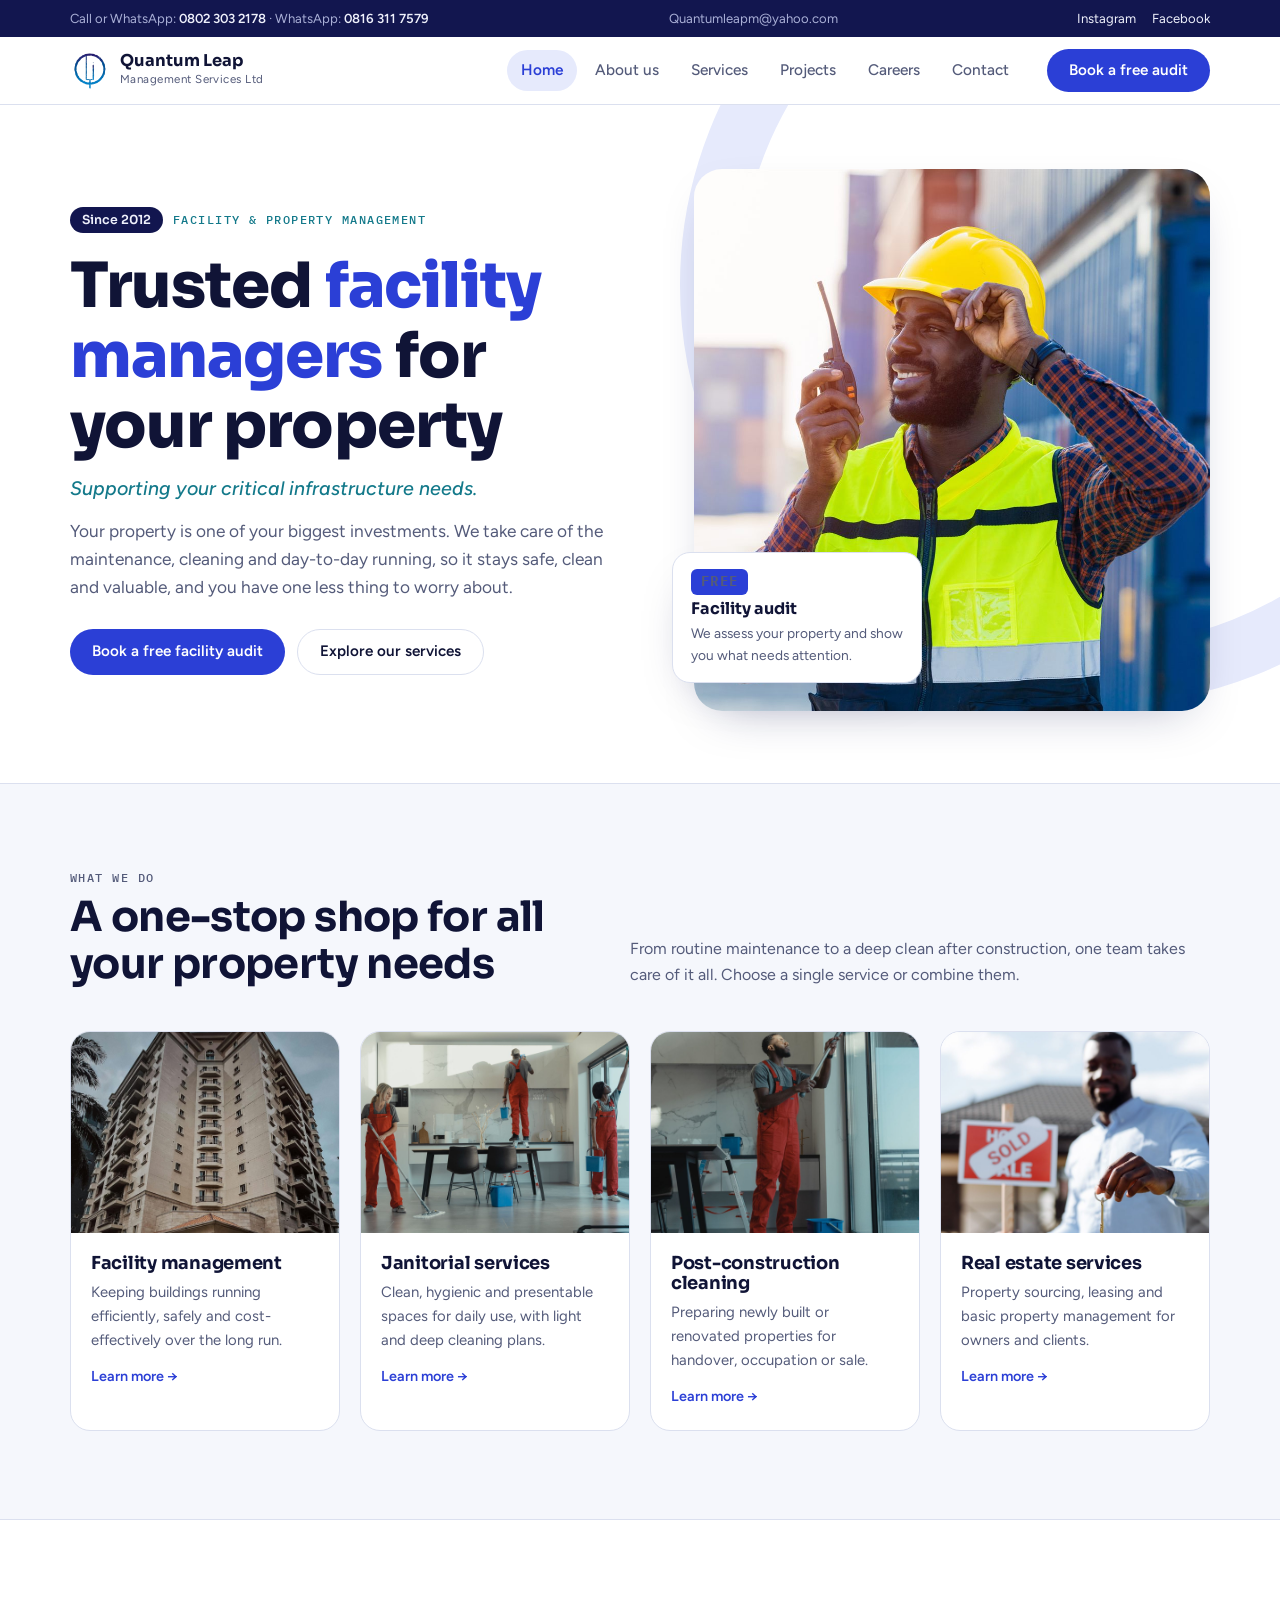
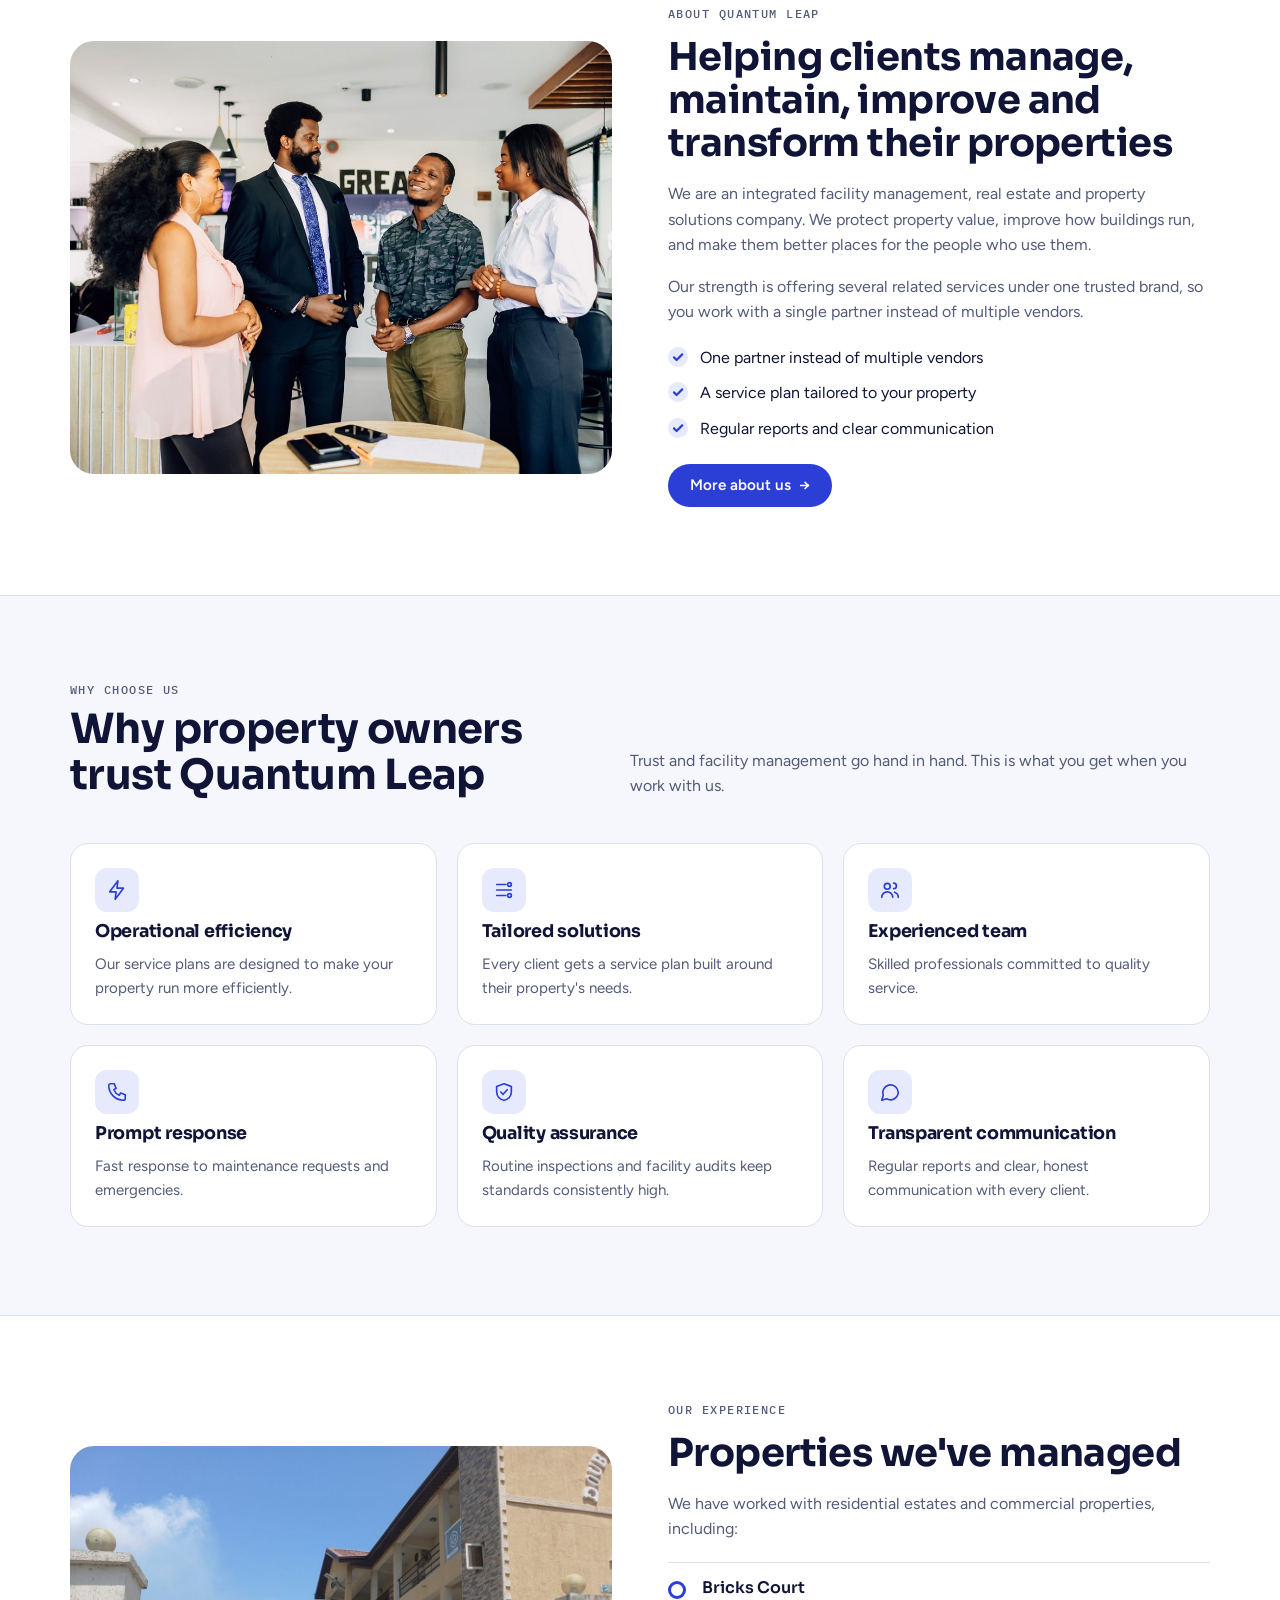
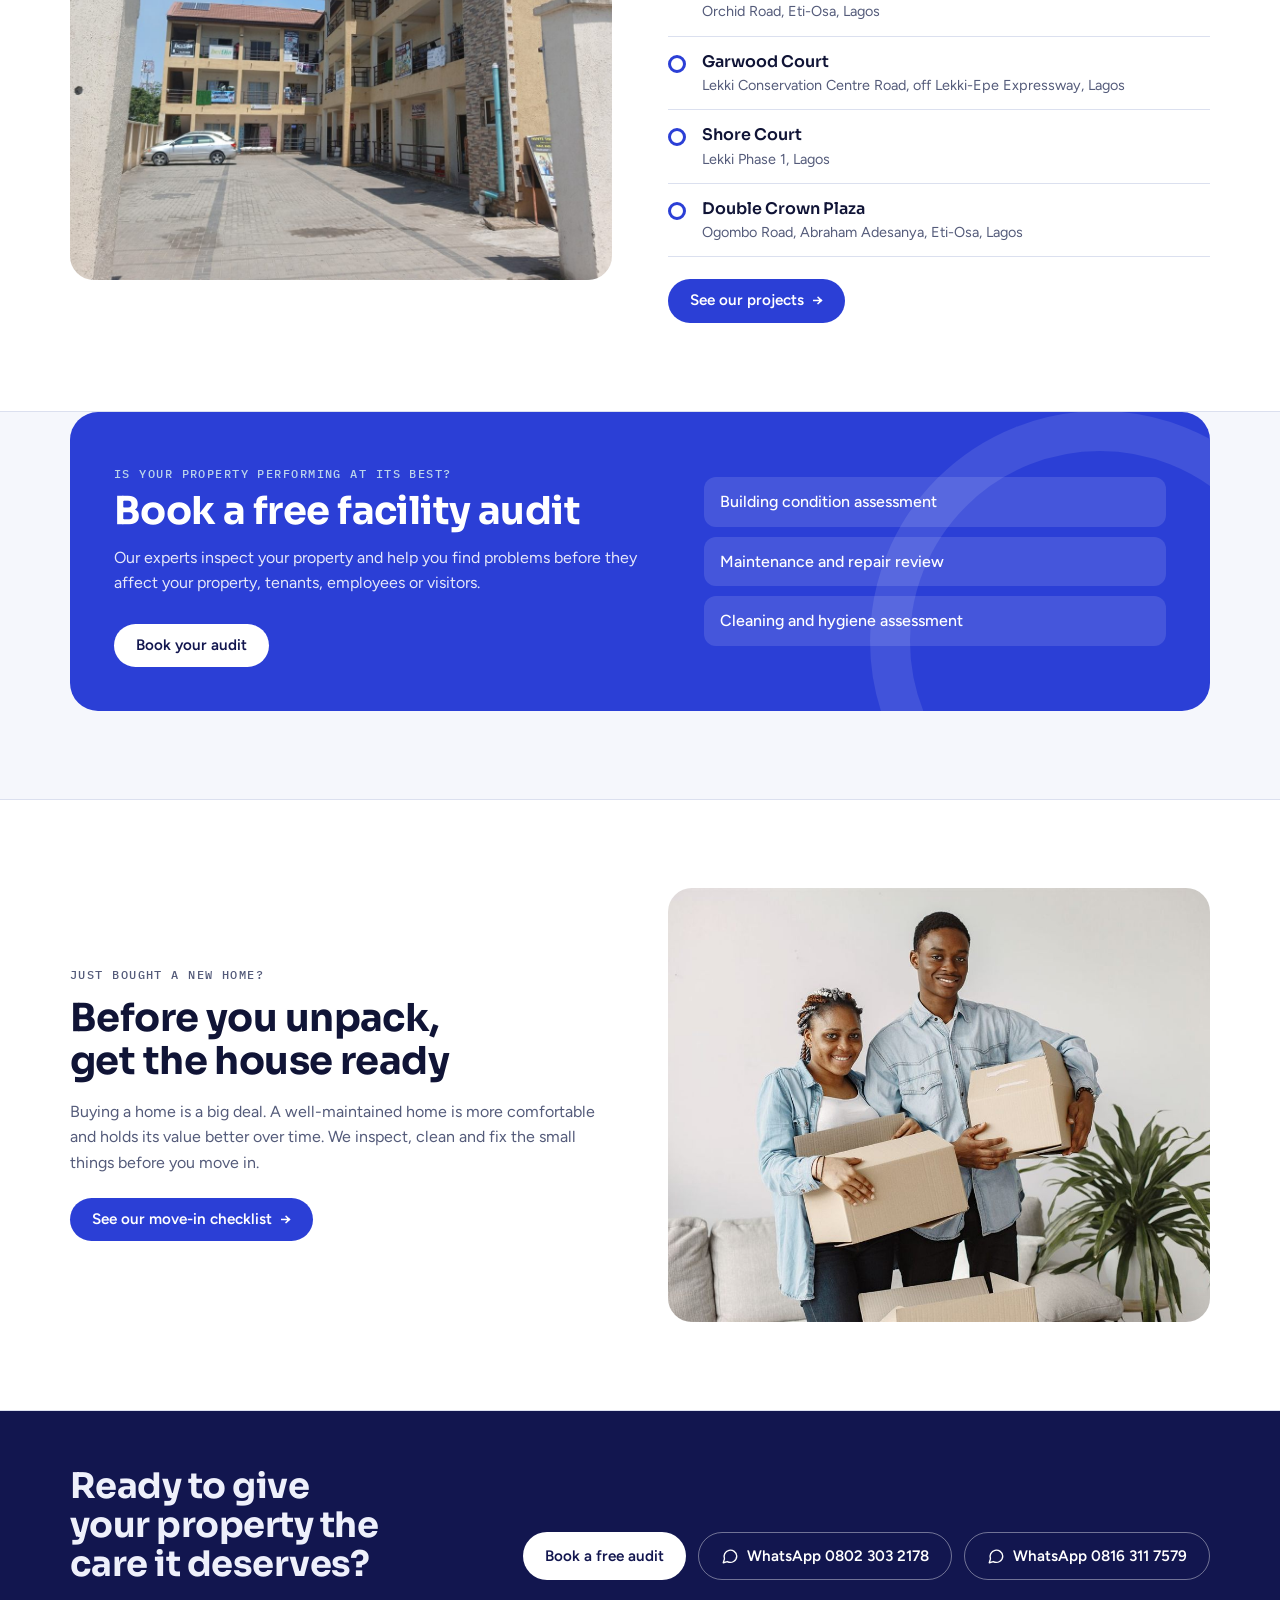
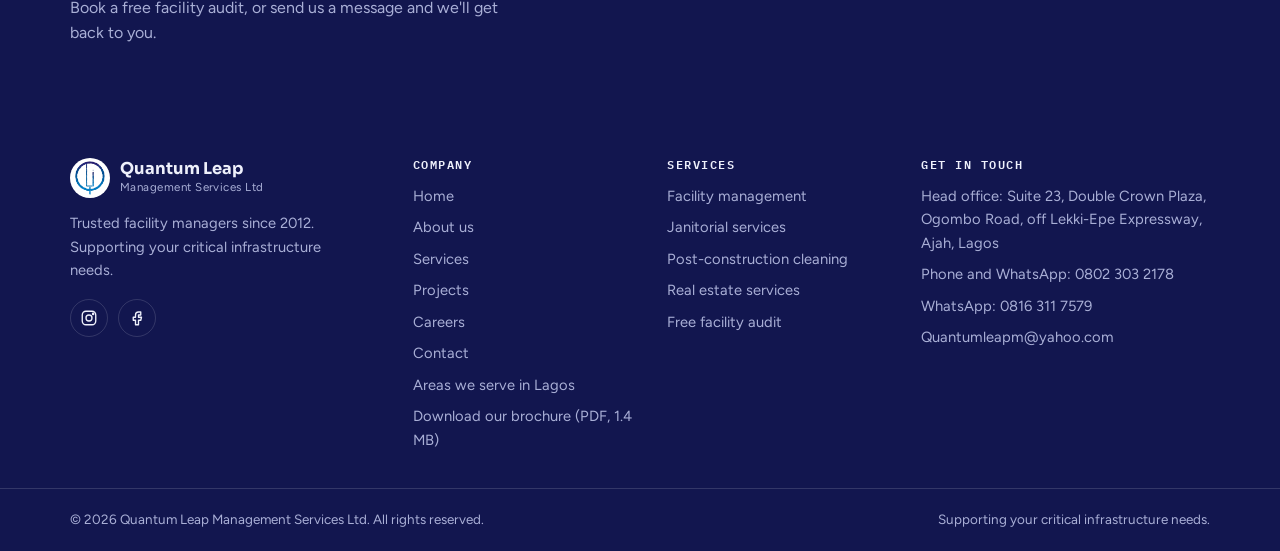
<file: site/index.html>
<!doctype html>
<html lang="en">
<head>
<meta charset="utf-8">
<meta name="viewport" content="width=device-width, initial-scale=1, viewport-fit=cover">
<title>Quantum Leap Management Services | Facility & Property Management</title>
<meta name="description" content="Facility management, janitorial services, post-construction cleaning and real estate services for estates, offices, commercial buildings and homes. Book a free facility audit.">
<link rel="canonical" href="https://www.quantumleapmgt.workers.dev/">
<meta name="theme-color" content="#12164f">
<meta property="og:type" content="website">
<meta property="og:site_name" content="Quantum Leap Management Services">
<meta property="og:locale" content="en_NG">
<meta property="og:title" content="Quantum Leap Management Services | Facility &amp; Property Management">
<meta property="og:description" content="Facility management, janitorial services, post-construction cleaning and real estate services for estates, offices, commercial buildings and homes. Book a free facility audit.">
<meta property="og:url" content="https://www.quantumleapmgt.workers.dev/">
<meta property="og:image" content="https://www.quantumleapmgt.workers.dev/img/og-image.jpg">
<meta property="og:image:width" content="1200">
<meta property="og:image:height" content="630">
<meta property="og:image:alt" content="Quantum Leap Management Services: facility management and cleaning services">
<meta name="twitter:card" content="summary_large_image">
<meta name="twitter:title" content="Quantum Leap Management Services | Facility &amp; Property Management">
<meta name="twitter:description" content="Facility management, janitorial services, post-construction cleaning and real estate services for estates, offices, commercial buildings and homes. Book a free facility audit.">
<meta name="twitter:image" content="https://www.quantumleapmgt.workers.dev/img/og-image.jpg">
<script type="application/ld+json">
{
 "@context": "https://schema.org",
 "@graph": [
  {
   "@type": "ProfessionalService",
   "@id": "https://www.quantumleapmgt.workers.dev/#business",
   "name": "Quantum Leap Management Services Ltd",
   "alternateName": "Quantum Leap Management Services",
   "description": "Integrated facility management, real estate and property solutions company.",
   "slogan": "Supporting your critical infrastructure needs.",
   "url": "https://www.quantumleapmgt.workers.dev/",
   "logo": "https://www.quantumleapmgt.workers.dev/img/logo.png",
   "image": [
    "https://www.quantumleapmgt.workers.dev/img/og-image.jpg",
    "https://www.quantumleapmgt.workers.dev/img/double-crown-plaza.jpg"
   ],
   "telephone": "+2348023032178",
   "email": "Quantumleapm@yahoo.com",
   "address": {
    "@type": "PostalAddress",
    "streetAddress": "Suite 23, Double Crown Plaza, Ogombo Road, off Lekki-Epe Expressway",
    "addressLocality": "Ajah",
    "addressRegion": "Lagos",
    "addressCountry": "NG"
   },
   "areaServed": [
    {
     "@type": "City",
     "name": "Lagos",
     "address": {
      "@type": "PostalAddress",
      "addressRegion": "Lagos",
      "addressCountry": "NG"
     }
    },
    {
     "@type": "Place",
     "name": "Lekki, Lagos"
    },
    {
     "@type": "Place",
     "name": "Ajah, Lagos"
    },
    {
     "@type": "Place",
     "name": "Ibeju-Lekki, Lagos"
    },
    {
     "@type": "Place",
     "name": "Victoria Island, Lagos"
    },
    {
     "@type": "Place",
     "name": "Ikoyi, Lagos"
    }
   ],
   "sameAs": [
    "https://www.instagram.com/quantum.leap.management/",
    "https://www.facebook.com/quantumleapmgtservices/"
   ],
   "hasOfferCatalog": {
    "@type": "OfferCatalog",
    "name": "Services",
    "itemListElement": [
     {
      "@type": "Offer",
      "itemOffered": {
       "@type": "Service",
       "name": "Facility management",
       "url": "https://www.quantumleapmgt.workers.dev/facility-management"
      }
     },
     {
      "@type": "Offer",
      "itemOffered": {
       "@type": "Service",
       "name": "Janitorial services",
       "url": "https://www.quantumleapmgt.workers.dev/janitorial-services"
      }
     },
     {
      "@type": "Offer",
      "itemOffered": {
       "@type": "Service",
       "name": "Post-construction cleaning",
       "url": "https://www.quantumleapmgt.workers.dev/post-construction-cleaning"
      }
     },
     {
      "@type": "Offer",
      "itemOffered": {
       "@type": "Service",
       "name": "Real estate services",
       "url": "https://www.quantumleapmgt.workers.dev/real-estate-services"
      }
     }
    ]
   }
  }
 ]
}
</script>
<link rel="preconnect" href="https://fonts.googleapis.com">
<link rel="preconnect" href="https://fonts.gstatic.com" crossorigin>
<link rel="stylesheet" href="https://fonts.googleapis.com/css2?family=Sora:wght@400;600;700;800&family=Figtree:ital,wght@0,400;0,500;0,600;1,500&family=IBM+Plex+Mono:wght@400;500&display=swap">
<link rel="stylesheet" href="styles.css">
<link rel="icon" type="image/png" sizes="32x32" href="img/favicon-32.png">
<link rel="apple-touch-icon" href="img/apple-touch-icon.png">
</head>
<body>
<div class="strip"><div class="wrap">
  <span>Call or WhatsApp: <b>0802 303 2178</b><span class="hide-sm"> · WhatsApp: <b>0816 311 7579</b></span></span>
  <span class="hide-sm">Quantumleapm@yahoo.com</span>
  <span class="socials-mini"><a href="https://www.instagram.com/quantum.leap.management/" target="_blank" rel="noopener">Instagram</a><a href="https://www.facebook.com/quantumleapmgtservices/" target="_blank" rel="noopener">Facebook</a></span>
</div></div>
<header class="site"><div class="wrap">
  <a class="brand" href="index.html" aria-label="Quantum Leap Management Services, home"><img class="logo-mark" src="img/logo.png" width="40" height="40" alt=""><span><b>Quantum Leap</b><small>Management Services Ltd</small></span></a>
  <button class="menu-btn" type="button" aria-label="Open menu" aria-expanded="false" aria-controls="mainnav"><svg width="22" height="22" viewBox="0 0 24 24" fill="none" stroke="currentColor" stroke-width="1.8" stroke-linecap="round" stroke-linejoin="round" aria-hidden="true"><path d="M4 7h16M4 12h16M4 17h16"/></svg></button>
  <nav class="main" id="mainnav" aria-label="Main"><a href="index.html" aria-current="page">Home</a><a href="about.html">About us</a><a href="services.html">Services</a><a href="projects.html">Projects</a><a href="careers.html">Careers</a><a href="contact.html">Contact</a><a class="btn btn-primary" href="contact.html#audit">Book a free audit</a></nav>
  <a class="btn btn-primary cta" href="contact.html#audit">Book a free audit</a>
</div></header>
<main>
<section class="hero"><div class="wrap">
  <div>
    <div class="since"><span>Since 2012</span><p class="eyebrow">Facility &amp; property management</p></div>
    <h1>Trusted <span>facility managers</span> for your property</h1>
    <p class="tagline">Supporting your critical infrastructure needs.</p>
    <p class="lede">Your property is one of your biggest investments. We take care of the maintenance, cleaning and day-to-day running, so it stays safe, clean and valuable, and you have one less thing to worry about.</p>
    <div class="ctas"><a class="btn btn-primary" href="contact.html#audit">Book a free facility audit</a><a class="btn btn-ghost" href="services.html">Explore our services</a></div>
  </div>
  <div class="hero-media">
    <img class="main-img" src="img/hero.jpg" alt="Smiling engineer in a hard hat and safety vest talking on a walkie-talkie on site" width="1100" height="1058">
    <div class="badge"><span class="stamp">Free</span><b>Facility audit</b><span>We assess your property and show you what needs attention.</span></div>
  </div>
</div></section>

<section class="block"><div class="wrap">
  <div class="sec-head">
    <div><p class="eyebrow">What we do</p><h2>A one-stop shop for all your property needs</h2></div>
    <p>From routine maintenance to a deep clean after construction, one team takes care of it all. Choose a single service or combine them.</p>
  </div>
  <div class="svc-grid">
    <a class="svc-card" href="facility-management.html"><img src="img/facility.jpg" alt="Residential high-rise apartment building" loading="lazy"><div class="body"><h3>Facility management</h3><p>Keeping buildings running efficiently, safely and cost-effectively over the long run.</p><span class="more arrow">Learn more </span></div></a>
    <a class="svc-card" href="janitorial-services.html"><img src="img/janitorial.jpg" alt="Cleaning crew mopping, wiping and washing windows in a modern kitchen" loading="lazy"><div class="body"><h3>Janitorial services</h3><p>Clean, hygienic and presentable spaces for daily use, with light and deep cleaning plans.</p><span class="more arrow">Learn more </span></div></a>
    <a class="svc-card" href="post-construction-cleaning.html"><img src="img/post-construction.jpg" alt="Cleaner in overalls washing the windows of a newly finished home" loading="lazy"><div class="body"><h3>Post-construction cleaning</h3><p>Preparing newly built or renovated properties for handover, occupation or sale.</p><span class="more arrow">Learn more </span></div></a>
    <a class="svc-card" href="real-estate-services.html"><img src="img/real-estate.jpg" alt="Real estate agent holding house keys and a SOLD sign" loading="lazy"><div class="body"><h3>Real estate services</h3><p>Property sourcing, leasing and basic property management for owners and clients.</p><span class="more arrow">Learn more </span></div></a>
  </div>
</div></section>

<section class="block alt"><div class="wrap split">
  <div class="media"><img src="img/team.jpg" alt="Team meeting in a modern office" loading="lazy"></div>
  <div class="copy">
    <p class="eyebrow">About Quantum Leap</p>
    <h2>Helping clients manage, maintain, improve and transform their properties</h2>
    <p>We are an integrated facility management, real estate and property solutions company. We protect property value, improve how buildings run, and make them better places for the people who use them.</p>
    <p>Our strength is offering several related services under one trusted brand, so you work with a single partner instead of multiple vendors.</p>
    <ul class="ticks"><li>One partner instead of multiple vendors</li><li>A service plan tailored to your property</li><li>Regular reports and clear communication</li></ul>
    <a class="btn btn-primary arrow" href="about.html">More about us </a>
  </div>
</div></section>

<section class="block"><div class="wrap">
  <div class="sec-head">
    <div><p class="eyebrow">Why choose us</p><h2>Why property owners trust Quantum Leap</h2></div>
    <p>Trust and facility management go hand in hand. This is what you get when you work with us.</p>
  </div>
  <div class="why six">
    <div class="reason"><span class="ic"><svg width="22" height="22" viewBox="0 0 24 24" fill="none" stroke="currentColor" stroke-width="1.8" stroke-linecap="round" stroke-linejoin="round" aria-hidden="true"><path d="M13 2L4 14h7l-1 8 9-12h-7l1-8z"/></svg></span><h3>Operational efficiency</h3><p>Our service plans are designed to make your property run more efficiently.</p></div>
    <div class="reason"><span class="ic"><svg width="22" height="22" viewBox="0 0 24 24" fill="none" stroke="currentColor" stroke-width="1.8" stroke-linecap="round" stroke-linejoin="round" aria-hidden="true"><path d="M4 6h10M4 12h16M4 18h10"/><circle cx="18" cy="6" r="2"/><circle cx="18" cy="18" r="2"/></svg></span><h3>Tailored solutions</h3><p>Every client gets a service plan built around their property's needs.</p></div>
    <div class="reason"><span class="ic"><svg width="22" height="22" viewBox="0 0 24 24" fill="none" stroke="currentColor" stroke-width="1.8" stroke-linecap="round" stroke-linejoin="round" aria-hidden="true"><circle cx="9" cy="8" r="3.2"/><path d="M3 20c0-3.3 2.7-6 6-6s6 2.7 6 6M16 4.5a3 3 0 0 1 0 6M21 20c0-2.6-1.6-4.8-4-5.6"/></svg></span><h3>Experienced team</h3><p>Skilled professionals committed to quality service.</p></div>
    <div class="reason"><span class="ic"><svg width="22" height="22" viewBox="0 0 24 24" fill="none" stroke="currentColor" stroke-width="1.8" stroke-linecap="round" stroke-linejoin="round" aria-hidden="true"><path d="M5 3h4l2 5-2.5 1.5a11 11 0 0 0 6 6L16 13l5 2v4a2 2 0 0 1-2 2A16 16 0 0 1 3 5a2 2 0 0 1 2-2z"/></svg></span><h3>Prompt response</h3><p>Fast response to maintenance requests and emergencies.</p></div>
    <div class="reason"><span class="ic"><svg width="22" height="22" viewBox="0 0 24 24" fill="none" stroke="currentColor" stroke-width="1.8" stroke-linecap="round" stroke-linejoin="round" aria-hidden="true"><path d="M12 3l8 3v6c0 4.5-3.4 8.3-8 9-4.6-.7-8-4.5-8-9V6l8-3z"/><path d="M8.5 12l2.5 2.5 4.5-5"/></svg></span><h3>Quality assurance</h3><p>Routine inspections and facility audits keep standards consistently high.</p></div>
    <div class="reason"><span class="ic"><svg width="22" height="22" viewBox="0 0 24 24" fill="none" stroke="currentColor" stroke-width="1.8" stroke-linecap="round" stroke-linejoin="round" aria-hidden="true"><path d="M21 12a8.5 8.5 0 0 1-12.6 7.4L3 21l1.6-5.2A8.5 8.5 0 1 1 21 12z"/></svg></span><h3>Transparent communication</h3><p>Regular reports and clear, honest communication with every client.</p></div>
  </div>
</div></section>

<section class="block alt"><div class="wrap split">
  <div class="media"><img src="img/double-crown-plaza.jpg" alt="Double Crown Plaza on Ogombo Road, Ajah" loading="lazy"></div>
  <div class="copy">
    <p class="eyebrow">Our experience</p>
    <h2>Properties we've managed</h2>
    <p>We have worked with residential estates and commercial properties, including:</p>
    <ul class="props"><li><b>Bricks Court</b><span>Orchid Road, Eti-Osa, Lagos</span></li><li><b>Garwood Court</b><span>Lekki Conservation Centre Road, off Lekki-Epe Expressway, Lagos</span></li><li><b>Shore Court</b><span>Lekki Phase 1, Lagos</span></li><li><b>Double Crown Plaza</b><span>Ogombo Road, Abraham Adesanya, Eti-Osa, Lagos</span></li></ul>
    <a class="btn btn-primary arrow" href="projects.html">See our projects </a>
  </div>
</div></section>

<section class="block tight"><div class="wrap">
  <div class="audit-band">
    <div>
      <p class="eyebrow" style="color:#cfe9ee">Is your property performing at its best?</p>
      <h2 style="margin-top:10px">Book a free facility audit</h2>
      <p>Our experts inspect your property and help you find problems before they affect your property, tenants, employees or visitors.</p>
      <div class="ctas"><a class="btn btn-light" href="contact.html#audit">Book your audit</a></div>
    </div>
    <ul><li>Building condition assessment</li><li>Maintenance and repair review</li><li>Cleaning and hygiene assessment</li></ul>
  </div>
</div></section>

<section class="block alt"><div class="wrap split flip">
  <div class="media"><img src="img/moving-in.jpg" alt="Couple carrying boxes into their new home" loading="lazy"></div>
  <div class="copy">
    <p class="eyebrow">Just bought a new home?</p>
    <h2>Before you unpack, get the house ready</h2>
    <p>Buying a home is a big deal. A well-maintained home is more comfortable and holds its value better over time. We inspect, clean and fix the small things before you move in.</p>
    <a class="btn btn-primary arrow" href="services.html#new-home">See our move-in checklist </a>
  </div>
</div></section>
</main>
<section class="cta-band"><div class="wrap">
  <div><h2>Ready to give your property the care it deserves?</h2><p>Book a free facility audit, or send us a message and we'll get back to you.</p></div>
  <div class="ctas"><a class="btn btn-light" href="contact.html#audit">Book a free audit</a><a class="btn btn-outline-light" href="https://wa.me/2348023032178" target="_blank" rel="noopener" aria-label="Chat on WhatsApp: 0802 303 2178"><svg width="18" height="18" viewBox="0 0 24 24" fill="none" stroke="currentColor" stroke-width="1.8" stroke-linecap="round" stroke-linejoin="round" aria-hidden="true"><path d="M21 12a8.5 8.5 0 0 1-12.6 7.4L3 21l1.6-5.2A8.5 8.5 0 1 1 21 12z"/></svg>WhatsApp 0802 303 2178</a><a class="btn btn-outline-light" href="https://wa.me/2348163117579" target="_blank" rel="noopener" aria-label="Chat on WhatsApp: 0816 311 7579"><svg width="18" height="18" viewBox="0 0 24 24" fill="none" stroke="currentColor" stroke-width="1.8" stroke-linecap="round" stroke-linejoin="round" aria-hidden="true"><path d="M21 12a8.5 8.5 0 0 1-12.6 7.4L3 21l1.6-5.2A8.5 8.5 0 1 1 21 12z"/></svg>WhatsApp 0816 311 7579</a></div>
</div></section>
<footer class="site">
  <div class="wrap cols">
    <div class="about-f">
      <a class="brand" href="index.html"><img class="logo-mark" src="img/logo.png" width="40" height="40" alt=""><span><b>Quantum Leap</b><small>Management Services Ltd</small></span></a>
      <p>Trusted facility managers since 2012. Supporting your critical infrastructure needs.</p>
      <div class="social"><a href="https://www.instagram.com/quantum.leap.management/" target="_blank" rel="noopener" aria-label="Instagram"><svg width="18" height="18" viewBox="0 0 24 24" fill="none" stroke="currentColor" stroke-width="1.8" stroke-linecap="round" stroke-linejoin="round" aria-hidden="true"><rect x="3" y="3" width="18" height="18" rx="5"/><circle cx="12" cy="12" r="4"/><circle cx="17.5" cy="6.5" r=".8" fill="currentColor"/></svg></a><a href="https://www.facebook.com/quantumleapmgtservices/" target="_blank" rel="noopener" aria-label="Facebook"><svg width="18" height="18" viewBox="0 0 24 24" fill="none" stroke="currentColor" stroke-width="1.8" stroke-linecap="round" stroke-linejoin="round" aria-hidden="true"><path d="M14 8h3V4h-3a4 4 0 0 0-4 4v3H7v4h3v6h4v-6h3l1-4h-4V8z"/></svg></a></div>
    </div>
    <div><h3>Company</h3><ul><li><a href="index.html">Home</a></li><li><a href="about.html">About us</a></li><li><a href="services.html">Services</a></li><li><a href="projects.html">Projects</a></li><li><a href="careers.html">Careers</a></li><li><a href="contact.html">Contact</a></li><li><a href="lagos.html">Areas we serve in Lagos</a></li><li><a href="downloads/Quantum-Leap-Brochure-2026.pdf" download>Download our brochure (PDF, 1.4 MB)</a></li></ul></div>
    <div><h3>Services</h3><ul><li><a href="facility-management.html">Facility management</a></li><li><a href="janitorial-services.html">Janitorial services</a></li><li><a href="post-construction-cleaning.html">Post-construction cleaning</a></li><li><a href="real-estate-services.html">Real estate services</a></li><li><a href="services.html#audit">Free facility audit</a></li></ul></div>
    <div><h3>Get in touch</h3><ul><li>Head office: Suite 23, Double Crown Plaza, Ogombo Road, off Lekki-Epe Expressway, Ajah, Lagos</li><li>Phone and WhatsApp: 0802 303 2178</li><li>WhatsApp: 0816 311 7579</li><li>Quantumleapm@yahoo.com</li></ul></div>
  </div>
  <div class="bottom"><div class="wrap"><span>© <span id="year">2026</span> Quantum Leap Management Services Ltd. All rights reserved.</span><span>Supporting your critical infrastructure needs.</span></div></div>
</footer>
<script src="site.js"></script>
</body>
</html>
</file>
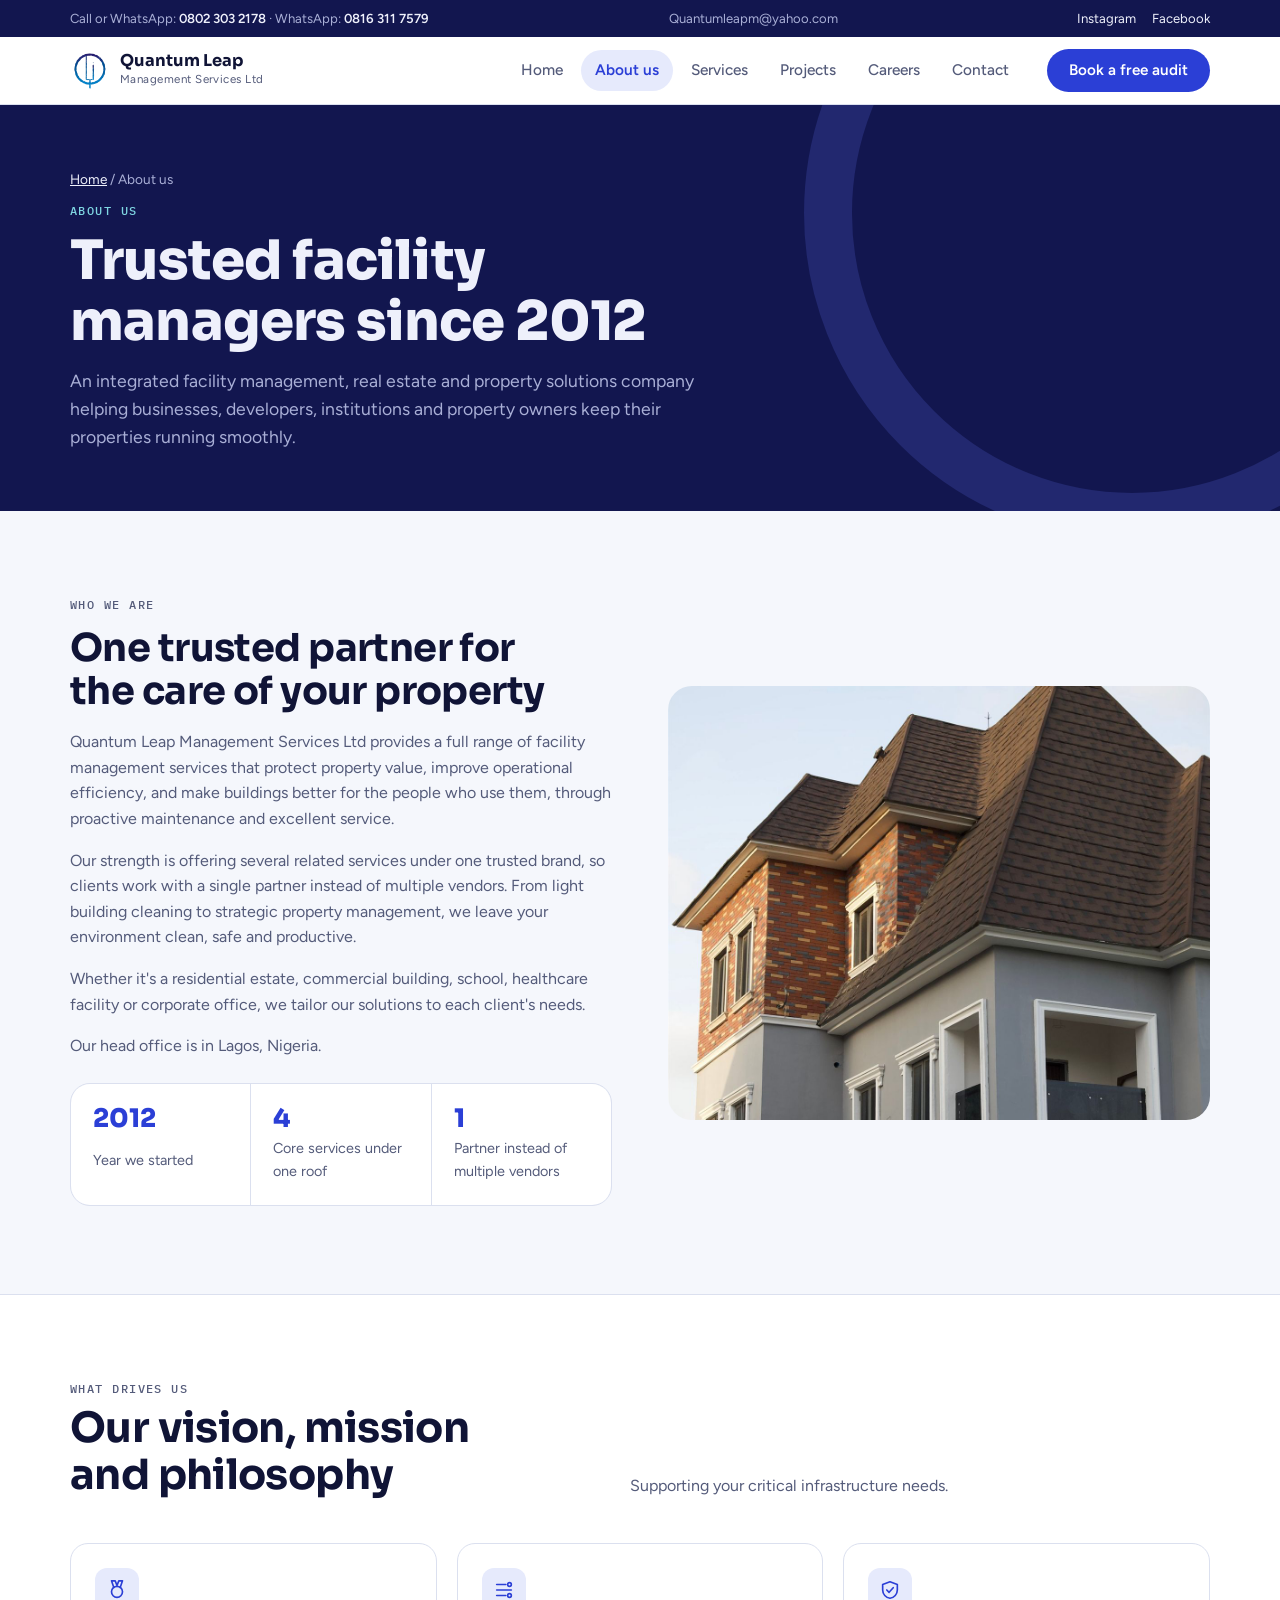
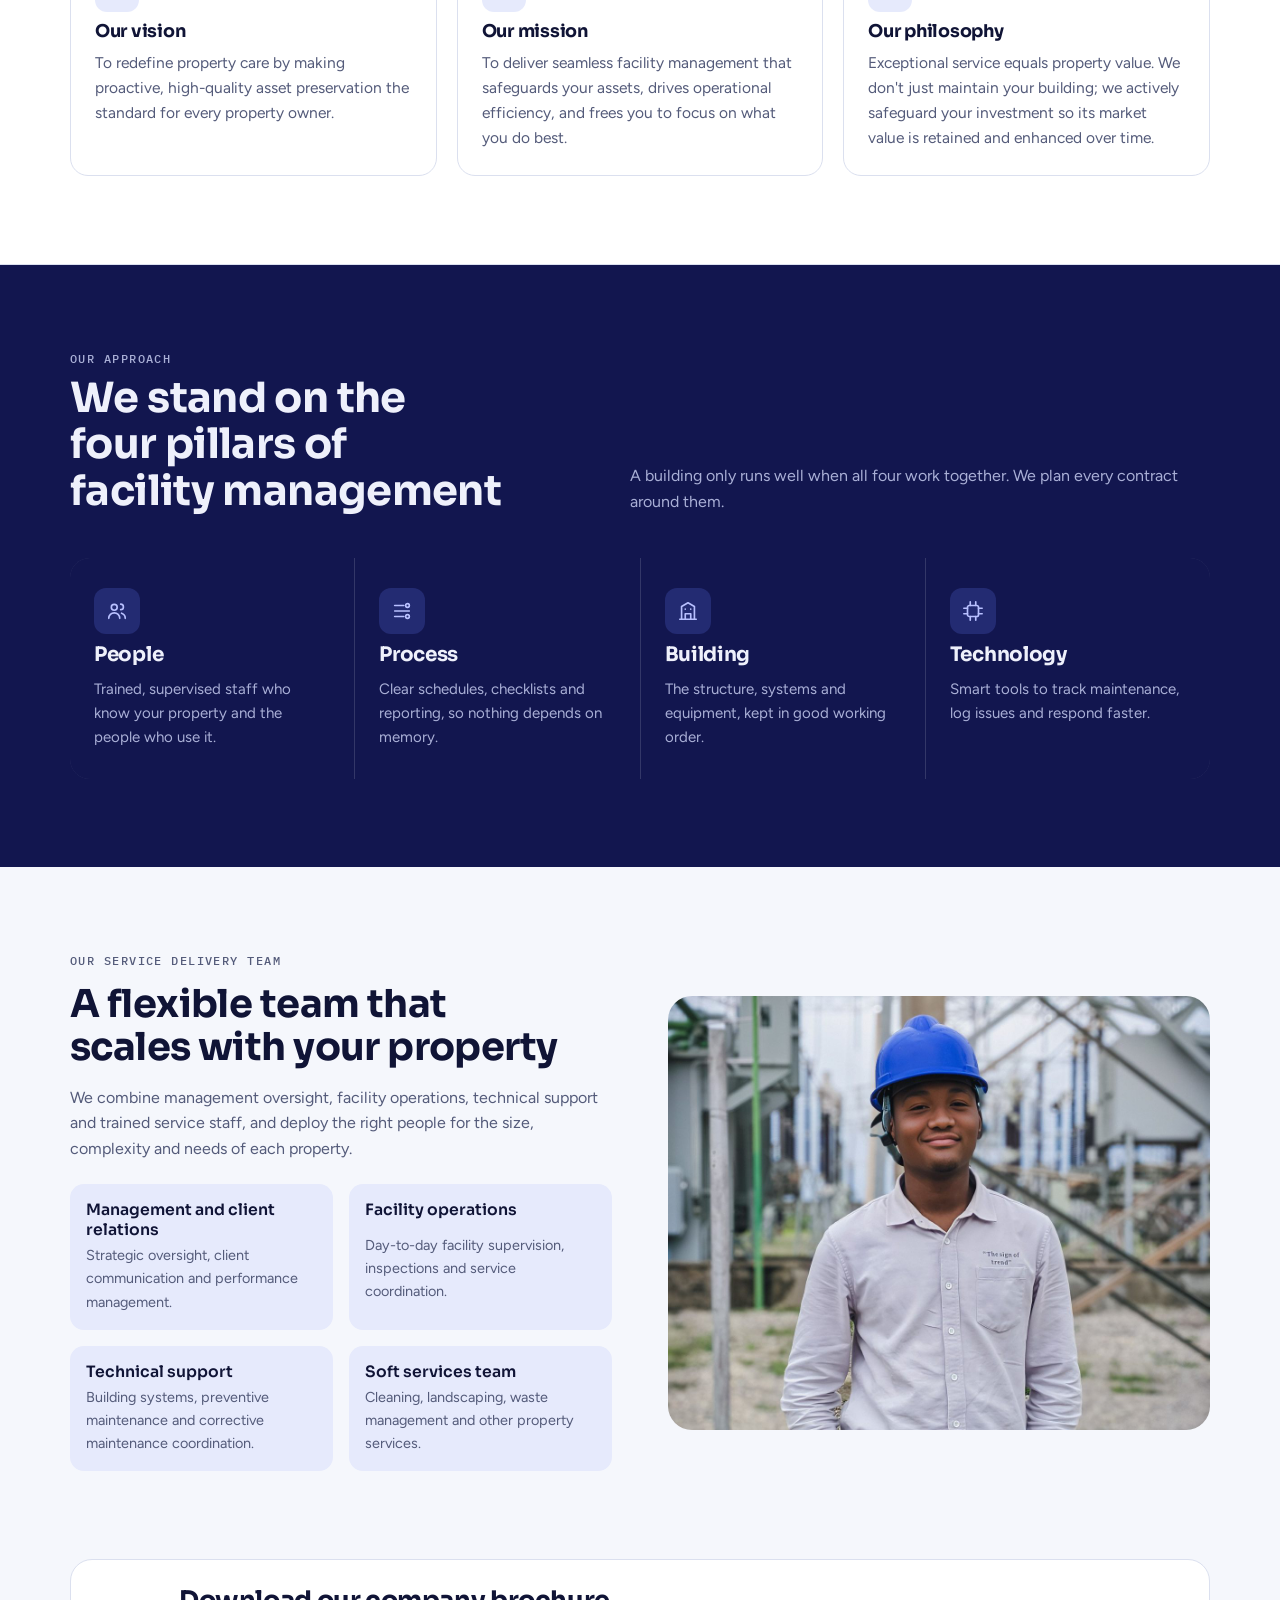
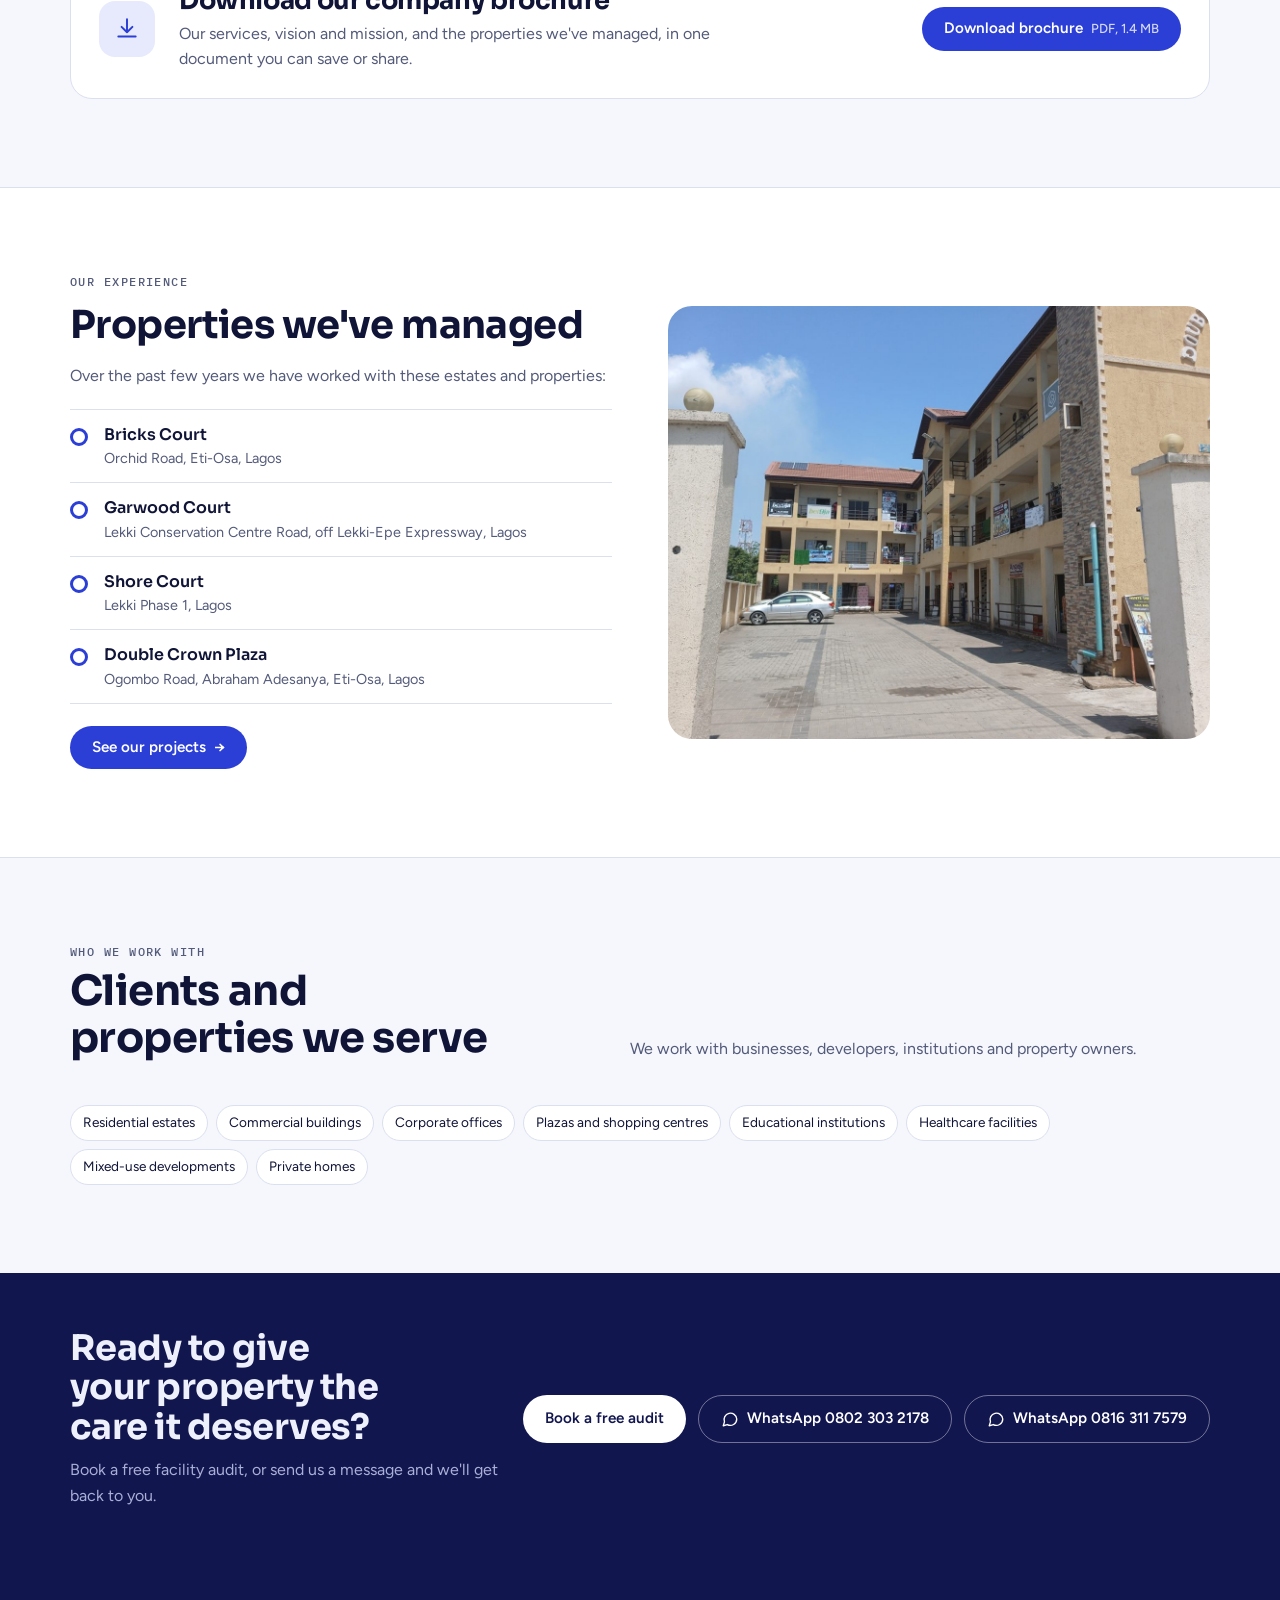
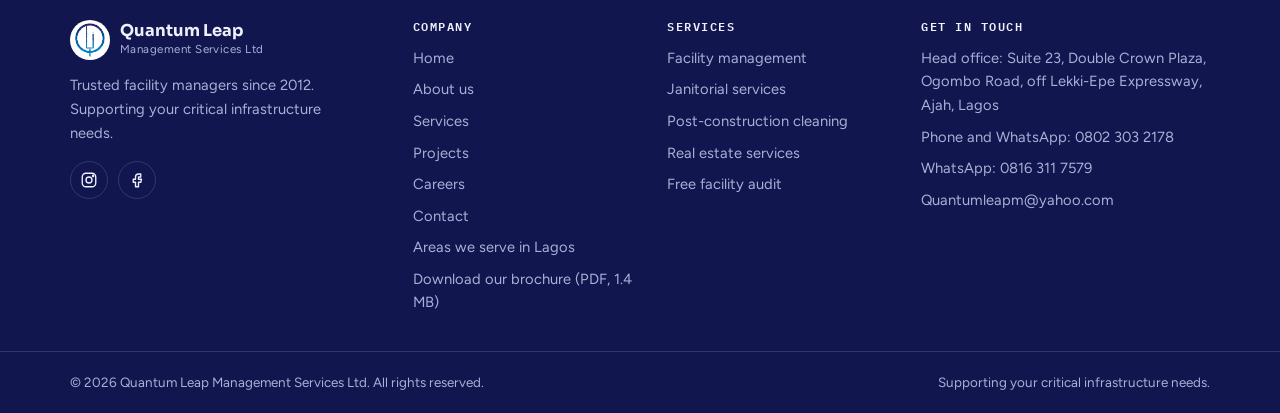
<file: site/about.html>
<!doctype html>
<html lang="en">
<head>
<meta charset="utf-8">
<meta name="viewport" content="width=device-width, initial-scale=1, viewport-fit=cover">
<title>About Us | Quantum Leap Management Services</title>
<meta name="description" content="Quantum Leap Management Services is an integrated facility management, real estate and property solutions company. Our vision, mission, team and experience.">
<link rel="canonical" href="https://www.quantumleapmgt.workers.dev/about">
<meta name="theme-color" content="#12164f">
<meta property="og:type" content="website">
<meta property="og:site_name" content="Quantum Leap Management Services">
<meta property="og:locale" content="en_NG">
<meta property="og:title" content="About Us | Quantum Leap Management Services">
<meta property="og:description" content="Quantum Leap Management Services is an integrated facility management, real estate and property solutions company. Our vision, mission, team and experience.">
<meta property="og:url" content="https://www.quantumleapmgt.workers.dev/about">
<meta property="og:image" content="https://www.quantumleapmgt.workers.dev/img/og-image.jpg">
<meta property="og:image:width" content="1200">
<meta property="og:image:height" content="630">
<meta property="og:image:alt" content="Quantum Leap Management Services: facility management and cleaning services">
<meta name="twitter:card" content="summary_large_image">
<meta name="twitter:title" content="About Us | Quantum Leap Management Services">
<meta name="twitter:description" content="Quantum Leap Management Services is an integrated facility management, real estate and property solutions company. Our vision, mission, team and experience.">
<meta name="twitter:image" content="https://www.quantumleapmgt.workers.dev/img/og-image.jpg">
<script type="application/ld+json">
{
 "@context": "https://schema.org",
 "@graph": [
  {
   "@type": "ProfessionalService",
   "@id": "https://www.quantumleapmgt.workers.dev/#business",
   "name": "Quantum Leap Management Services Ltd",
   "alternateName": "Quantum Leap Management Services",
   "description": "Integrated facility management, real estate and property solutions company.",
   "slogan": "Supporting your critical infrastructure needs.",
   "url": "https://www.quantumleapmgt.workers.dev/",
   "logo": "https://www.quantumleapmgt.workers.dev/img/logo.png",
   "image": [
    "https://www.quantumleapmgt.workers.dev/img/og-image.jpg",
    "https://www.quantumleapmgt.workers.dev/img/double-crown-plaza.jpg"
   ],
   "telephone": "+2348023032178",
   "email": "Quantumleapm@yahoo.com",
   "address": {
    "@type": "PostalAddress",
    "streetAddress": "Suite 23, Double Crown Plaza, Ogombo Road, off Lekki-Epe Expressway",
    "addressLocality": "Ajah",
    "addressRegion": "Lagos",
    "addressCountry": "NG"
   },
   "areaServed": [
    {
     "@type": "City",
     "name": "Lagos",
     "address": {
      "@type": "PostalAddress",
      "addressRegion": "Lagos",
      "addressCountry": "NG"
     }
    },
    {
     "@type": "Place",
     "name": "Lekki, Lagos"
    },
    {
     "@type": "Place",
     "name": "Ajah, Lagos"
    },
    {
     "@type": "Place",
     "name": "Ibeju-Lekki, Lagos"
    },
    {
     "@type": "Place",
     "name": "Victoria Island, Lagos"
    },
    {
     "@type": "Place",
     "name": "Ikoyi, Lagos"
    }
   ],
   "sameAs": [
    "https://www.instagram.com/quantum.leap.management/",
    "https://www.facebook.com/quantumleapmgtservices/"
   ],
   "hasOfferCatalog": {
    "@type": "OfferCatalog",
    "name": "Services",
    "itemListElement": [
     {
      "@type": "Offer",
      "itemOffered": {
       "@type": "Service",
       "name": "Facility management",
       "url": "https://www.quantumleapmgt.workers.dev/facility-management"
      }
     },
     {
      "@type": "Offer",
      "itemOffered": {
       "@type": "Service",
       "name": "Janitorial services",
       "url": "https://www.quantumleapmgt.workers.dev/janitorial-services"
      }
     },
     {
      "@type": "Offer",
      "itemOffered": {
       "@type": "Service",
       "name": "Post-construction cleaning",
       "url": "https://www.quantumleapmgt.workers.dev/post-construction-cleaning"
      }
     },
     {
      "@type": "Offer",
      "itemOffered": {
       "@type": "Service",
       "name": "Real estate services",
       "url": "https://www.quantumleapmgt.workers.dev/real-estate-services"
      }
     }
    ]
   }
  },
  {
   "@type": "BreadcrumbList",
   "itemListElement": [
    {
     "@type": "ListItem",
     "position": 1,
     "name": "Home",
     "item": "https://www.quantumleapmgt.workers.dev/"
    },
    {
     "@type": "ListItem",
     "position": 2,
     "name": "About us",
     "item": "https://www.quantumleapmgt.workers.dev/about"
    }
   ]
  }
 ]
}
</script>
<link rel="preconnect" href="https://fonts.googleapis.com">
<link rel="preconnect" href="https://fonts.gstatic.com" crossorigin>
<link rel="stylesheet" href="https://fonts.googleapis.com/css2?family=Sora:wght@400;600;700;800&family=Figtree:ital,wght@0,400;0,500;0,600;1,500&family=IBM+Plex+Mono:wght@400;500&display=swap">
<link rel="stylesheet" href="styles.css">
<link rel="icon" type="image/png" sizes="32x32" href="img/favicon-32.png">
<link rel="apple-touch-icon" href="img/apple-touch-icon.png">
</head>
<body>
<div class="strip"><div class="wrap">
  <span>Call or WhatsApp: <b>0802 303 2178</b><span class="hide-sm"> · WhatsApp: <b>0816 311 7579</b></span></span>
  <span class="hide-sm">Quantumleapm@yahoo.com</span>
  <span class="socials-mini"><a href="https://www.instagram.com/quantum.leap.management/" target="_blank" rel="noopener">Instagram</a><a href="https://www.facebook.com/quantumleapmgtservices/" target="_blank" rel="noopener">Facebook</a></span>
</div></div>
<header class="site"><div class="wrap">
  <a class="brand" href="index.html" aria-label="Quantum Leap Management Services, home"><img class="logo-mark" src="img/logo.png" width="40" height="40" alt=""><span><b>Quantum Leap</b><small>Management Services Ltd</small></span></a>
  <button class="menu-btn" type="button" aria-label="Open menu" aria-expanded="false" aria-controls="mainnav"><svg width="22" height="22" viewBox="0 0 24 24" fill="none" stroke="currentColor" stroke-width="1.8" stroke-linecap="round" stroke-linejoin="round" aria-hidden="true"><path d="M4 7h16M4 12h16M4 17h16"/></svg></button>
  <nav class="main" id="mainnav" aria-label="Main"><a href="index.html">Home</a><a href="about.html" aria-current="page">About us</a><a href="services.html">Services</a><a href="projects.html">Projects</a><a href="careers.html">Careers</a><a href="contact.html">Contact</a><a class="btn btn-primary" href="contact.html#audit">Book a free audit</a></nav>
  <a class="btn btn-primary cta" href="contact.html#audit">Book a free audit</a>
</div></header>
<main>
<section class="page-hero"><div class="wrap">
  <p class="crumbs"><a href="index.html">Home</a> / About us</p>
  <p class="eyebrow">About us</p>
  <h1>Trusted facility managers since 2012</h1>
  <p class="lede">An integrated facility management, real estate and property solutions company helping businesses, developers, institutions and property owners keep their properties running smoothly.</p>
</div></section>

<section class="block"><div class="wrap split">
  <div class="copy">
    <p class="eyebrow">Who we are</p>
    <h2>One trusted partner for the care of your property</h2>
    <p>Quantum Leap Management Services Ltd provides a full range of facility management services that protect property value, improve operational efficiency, and make buildings better for the people who use them, through proactive maintenance and excellent service.</p>
    <p>Our strength is offering several related services under one trusted brand, so clients work with a single partner instead of multiple vendors. From light building cleaning to strategic property management, we leave your environment clean, safe and productive.</p>
    <p>Whether it's a residential estate, commercial building, school, healthcare facility or corporate office, we tailor our solutions to each client's needs.</p>
    <p>Our head office is in Lagos, Nigeria.</p>
    <div class="facts">
      <div class="fact"><b>2012</b><span>Year we started</span></div>
      <div class="fact"><b>4</b><span>Core services under one roof</span></div>
      <div class="fact"><b>1</b><span>Partner instead of multiple vendors</span></div>
    </div>
  </div>
  <div class="media"><img src="img/about-house.jpg" alt="Newly built house in Abuja" loading="lazy"></div>
</div></section>

<section class="block alt"><div class="wrap">
  <div class="sec-head">
    <div><p class="eyebrow">What drives us</p><h2>Our vision, mission and philosophy</h2></div>
    <p>Supporting your critical infrastructure needs.</p>
  </div>
  <div class="why three">
    <div class="reason"><span class="ic"><svg width="22" height="22" viewBox="0 0 24 24" fill="none" stroke="currentColor" stroke-width="1.8" stroke-linecap="round" stroke-linejoin="round" aria-hidden="true"><circle cx="12" cy="14" r="6"/><path d="M8.5 9.2L6 2h4l2 5 2-5h4l-2.5 7.2"/></svg></span><h3>Our vision</h3><p>To redefine property care by making proactive, high-quality asset preservation the standard for every property owner.</p></div>
    <div class="reason"><span class="ic"><svg width="22" height="22" viewBox="0 0 24 24" fill="none" stroke="currentColor" stroke-width="1.8" stroke-linecap="round" stroke-linejoin="round" aria-hidden="true"><path d="M4 6h10M4 12h16M4 18h10"/><circle cx="18" cy="6" r="2"/><circle cx="18" cy="18" r="2"/></svg></span><h3>Our mission</h3><p>To deliver seamless facility management that safeguards your assets, drives operational efficiency, and frees you to focus on what you do best.</p></div>
    <div class="reason"><span class="ic"><svg width="22" height="22" viewBox="0 0 24 24" fill="none" stroke="currentColor" stroke-width="1.8" stroke-linecap="round" stroke-linejoin="round" aria-hidden="true"><path d="M12 3l8 3v6c0 4.5-3.4 8.3-8 9-4.6-.7-8-4.5-8-9V6l8-3z"/><path d="M8.5 12l2.5 2.5 4.5-5"/></svg></span><h3>Our philosophy</h3><p>Exceptional service equals property value. We don't just maintain your building; we actively safeguard your investment so its market value is retained and enhanced over time.</p></div>
  </div>
</div></section>

<section class="block band"><div class="wrap">
  <div class="sec-head">
    <div><p class="eyebrow">Our approach</p><h2>We stand on the four pillars of facility management</h2></div>
    <p>A building only runs well when all four work together. We plan every contract around them.</p>
  </div>
  <div class="pillars">
    <div class="pillar"><span class="ic"><svg width="22" height="22" viewBox="0 0 24 24" fill="none" stroke="currentColor" stroke-width="1.8" stroke-linecap="round" stroke-linejoin="round" aria-hidden="true"><circle cx="9" cy="8" r="3.2"/><path d="M3 20c0-3.3 2.7-6 6-6s6 2.7 6 6M16 4.5a3 3 0 0 1 0 6M21 20c0-2.6-1.6-4.8-4-5.6"/></svg></span><h3>People</h3><p>Trained, supervised staff who know your property and the people who use it.</p></div>
    <div class="pillar"><span class="ic"><svg width="22" height="22" viewBox="0 0 24 24" fill="none" stroke="currentColor" stroke-width="1.8" stroke-linecap="round" stroke-linejoin="round" aria-hidden="true"><path d="M4 6h10M4 12h16M4 18h10"/><circle cx="18" cy="6" r="2"/><circle cx="18" cy="18" r="2"/></svg></span><h3>Process</h3><p>Clear schedules, checklists and reporting, so nothing depends on memory.</p></div>
    <div class="pillar"><span class="ic"><svg width="22" height="22" viewBox="0 0 24 24" fill="none" stroke="currentColor" stroke-width="1.8" stroke-linecap="round" stroke-linejoin="round" aria-hidden="true"><path d="M3 21h18M5 21V7l7-4 7 4v14M9 21v-6h6v6M9 10h.01M15 10h.01"/></svg></span><h3>Building</h3><p>The structure, systems and equipment, kept in good working order.</p></div>
    <div class="pillar"><span class="ic"><svg width="22" height="22" viewBox="0 0 24 24" fill="none" stroke="currentColor" stroke-width="1.8" stroke-linecap="round" stroke-linejoin="round" aria-hidden="true"><rect x="6" y="6" width="12" height="12" rx="2"/><path d="M9 2v4M15 2v4M9 18v4M15 18v4M2 9h4M2 15h4M18 9h4M18 15h4"/></svg></span><h3>Technology</h3><p>Smart tools to track maintenance, log issues and respond faster.</p></div>
  </div>
</div></section>

<section class="block"><div class="wrap split flip">
  <div class="media"><img src="img/engineer.jpg" alt="Engineer in a hard hat at an electrical substation" loading="lazy"></div>
  <div class="copy">
    <p class="eyebrow">Our service delivery team</p>
    <h2>A flexible team that scales with your property</h2>
    <p>We combine management oversight, facility operations, technical support and trained service staff, and deploy the right people for the size, complexity and needs of each property.</p>
    <dl class="team-units">
      <div><dt>Management and client relations</dt><dd>Strategic oversight, client communication and performance management.</dd></div>
      <div><dt>Facility operations</dt><dd>Day-to-day facility supervision, inspections and service coordination.</dd></div>
      <div><dt>Technical support</dt><dd>Building systems, preventive maintenance and corrective maintenance coordination.</dd></div>
      <div><dt>Soft services team</dt><dd>Cleaning, landscaping, waste management and other property services.</dd></div>
    </dl>
  </div>
</div></section>

<section class="block tight"><div class="wrap">
  <div class="brochure-band">
    <span class="ic"><svg width="26" height="26" viewBox="0 0 24 24" fill="none" stroke="currentColor" stroke-width="1.8" stroke-linecap="round" stroke-linejoin="round" aria-hidden="true"><path d="M12 3v12M7 10l5 5 5-5M4 19h16"/></svg></span>
    <div><h2>Download our company brochure</h2><p>Our services, vision and mission, and the properties we've managed, in one document you can save or share.</p></div>
    <a class="btn btn-primary" href="downloads/Quantum-Leap-Brochure-2026.pdf" download>Download brochure <span class="btn-note">PDF, 1.4 MB</span></a>
  </div>
</div></section>

<section class="block alt" id="experience" style="scroll-margin-top:90px"><div class="wrap split">
  <div class="copy">
    <p class="eyebrow">Our experience</p>
    <h2>Properties we've managed</h2>
    <p>Over the past few years we have worked with these estates and properties:</p>
    <ul class="props"><li><b>Bricks Court</b><span>Orchid Road, Eti-Osa, Lagos</span></li><li><b>Garwood Court</b><span>Lekki Conservation Centre Road, off Lekki-Epe Expressway, Lagos</span></li><li><b>Shore Court</b><span>Lekki Phase 1, Lagos</span></li><li><b>Double Crown Plaza</b><span>Ogombo Road, Abraham Adesanya, Eti-Osa, Lagos</span></li></ul>
    <a class="btn btn-primary arrow" href="projects.html">See our projects </a>
  </div>
  <div class="media"><img src="img/double-crown-plaza.jpg" alt="Double Crown Plaza on Ogombo Road, Ajah" loading="lazy"></div>
</div></section>

<section class="block"><div class="wrap">
  <div class="sec-head">
    <div><p class="eyebrow">Who we work with</p><h2>Clients and properties we serve</h2></div>
    <p>We work with businesses, developers, institutions and property owners.</p>
  </div>
  <div class="chips"><span>Residential estates</span><span>Commercial buildings</span><span>Corporate offices</span><span>Plazas and shopping centres</span><span>Educational institutions</span><span>Healthcare facilities</span><span>Mixed-use developments</span><span>Private homes</span></div>
</div></section>
</main>
<section class="cta-band"><div class="wrap">
  <div><h2>Ready to give your property the care it deserves?</h2><p>Book a free facility audit, or send us a message and we'll get back to you.</p></div>
  <div class="ctas"><a class="btn btn-light" href="contact.html#audit">Book a free audit</a><a class="btn btn-outline-light" href="https://wa.me/2348023032178" target="_blank" rel="noopener" aria-label="Chat on WhatsApp: 0802 303 2178"><svg width="18" height="18" viewBox="0 0 24 24" fill="none" stroke="currentColor" stroke-width="1.8" stroke-linecap="round" stroke-linejoin="round" aria-hidden="true"><path d="M21 12a8.5 8.5 0 0 1-12.6 7.4L3 21l1.6-5.2A8.5 8.5 0 1 1 21 12z"/></svg>WhatsApp 0802 303 2178</a><a class="btn btn-outline-light" href="https://wa.me/2348163117579" target="_blank" rel="noopener" aria-label="Chat on WhatsApp: 0816 311 7579"><svg width="18" height="18" viewBox="0 0 24 24" fill="none" stroke="currentColor" stroke-width="1.8" stroke-linecap="round" stroke-linejoin="round" aria-hidden="true"><path d="M21 12a8.5 8.5 0 0 1-12.6 7.4L3 21l1.6-5.2A8.5 8.5 0 1 1 21 12z"/></svg>WhatsApp 0816 311 7579</a></div>
</div></section>
<footer class="site">
  <div class="wrap cols">
    <div class="about-f">
      <a class="brand" href="index.html"><img class="logo-mark" src="img/logo.png" width="40" height="40" alt=""><span><b>Quantum Leap</b><small>Management Services Ltd</small></span></a>
      <p>Trusted facility managers since 2012. Supporting your critical infrastructure needs.</p>
      <div class="social"><a href="https://www.instagram.com/quantum.leap.management/" target="_blank" rel="noopener" aria-label="Instagram"><svg width="18" height="18" viewBox="0 0 24 24" fill="none" stroke="currentColor" stroke-width="1.8" stroke-linecap="round" stroke-linejoin="round" aria-hidden="true"><rect x="3" y="3" width="18" height="18" rx="5"/><circle cx="12" cy="12" r="4"/><circle cx="17.5" cy="6.5" r=".8" fill="currentColor"/></svg></a><a href="https://www.facebook.com/quantumleapmgtservices/" target="_blank" rel="noopener" aria-label="Facebook"><svg width="18" height="18" viewBox="0 0 24 24" fill="none" stroke="currentColor" stroke-width="1.8" stroke-linecap="round" stroke-linejoin="round" aria-hidden="true"><path d="M14 8h3V4h-3a4 4 0 0 0-4 4v3H7v4h3v6h4v-6h3l1-4h-4V8z"/></svg></a></div>
    </div>
    <div><h3>Company</h3><ul><li><a href="index.html">Home</a></li><li><a href="about.html">About us</a></li><li><a href="services.html">Services</a></li><li><a href="projects.html">Projects</a></li><li><a href="careers.html">Careers</a></li><li><a href="contact.html">Contact</a></li><li><a href="lagos.html">Areas we serve in Lagos</a></li><li><a href="downloads/Quantum-Leap-Brochure-2026.pdf" download>Download our brochure (PDF, 1.4 MB)</a></li></ul></div>
    <div><h3>Services</h3><ul><li><a href="facility-management.html">Facility management</a></li><li><a href="janitorial-services.html">Janitorial services</a></li><li><a href="post-construction-cleaning.html">Post-construction cleaning</a></li><li><a href="real-estate-services.html">Real estate services</a></li><li><a href="services.html#audit">Free facility audit</a></li></ul></div>
    <div><h3>Get in touch</h3><ul><li>Head office: Suite 23, Double Crown Plaza, Ogombo Road, off Lekki-Epe Expressway, Ajah, Lagos</li><li>Phone and WhatsApp: 0802 303 2178</li><li>WhatsApp: 0816 311 7579</li><li>Quantumleapm@yahoo.com</li></ul></div>
  </div>
  <div class="bottom"><div class="wrap"><span>© <span id="year">2026</span> Quantum Leap Management Services Ltd. All rights reserved.</span><span>Supporting your critical infrastructure needs.</span></div></div>
</footer>
<script src="site.js"></script>
</body>
</html>
</file>
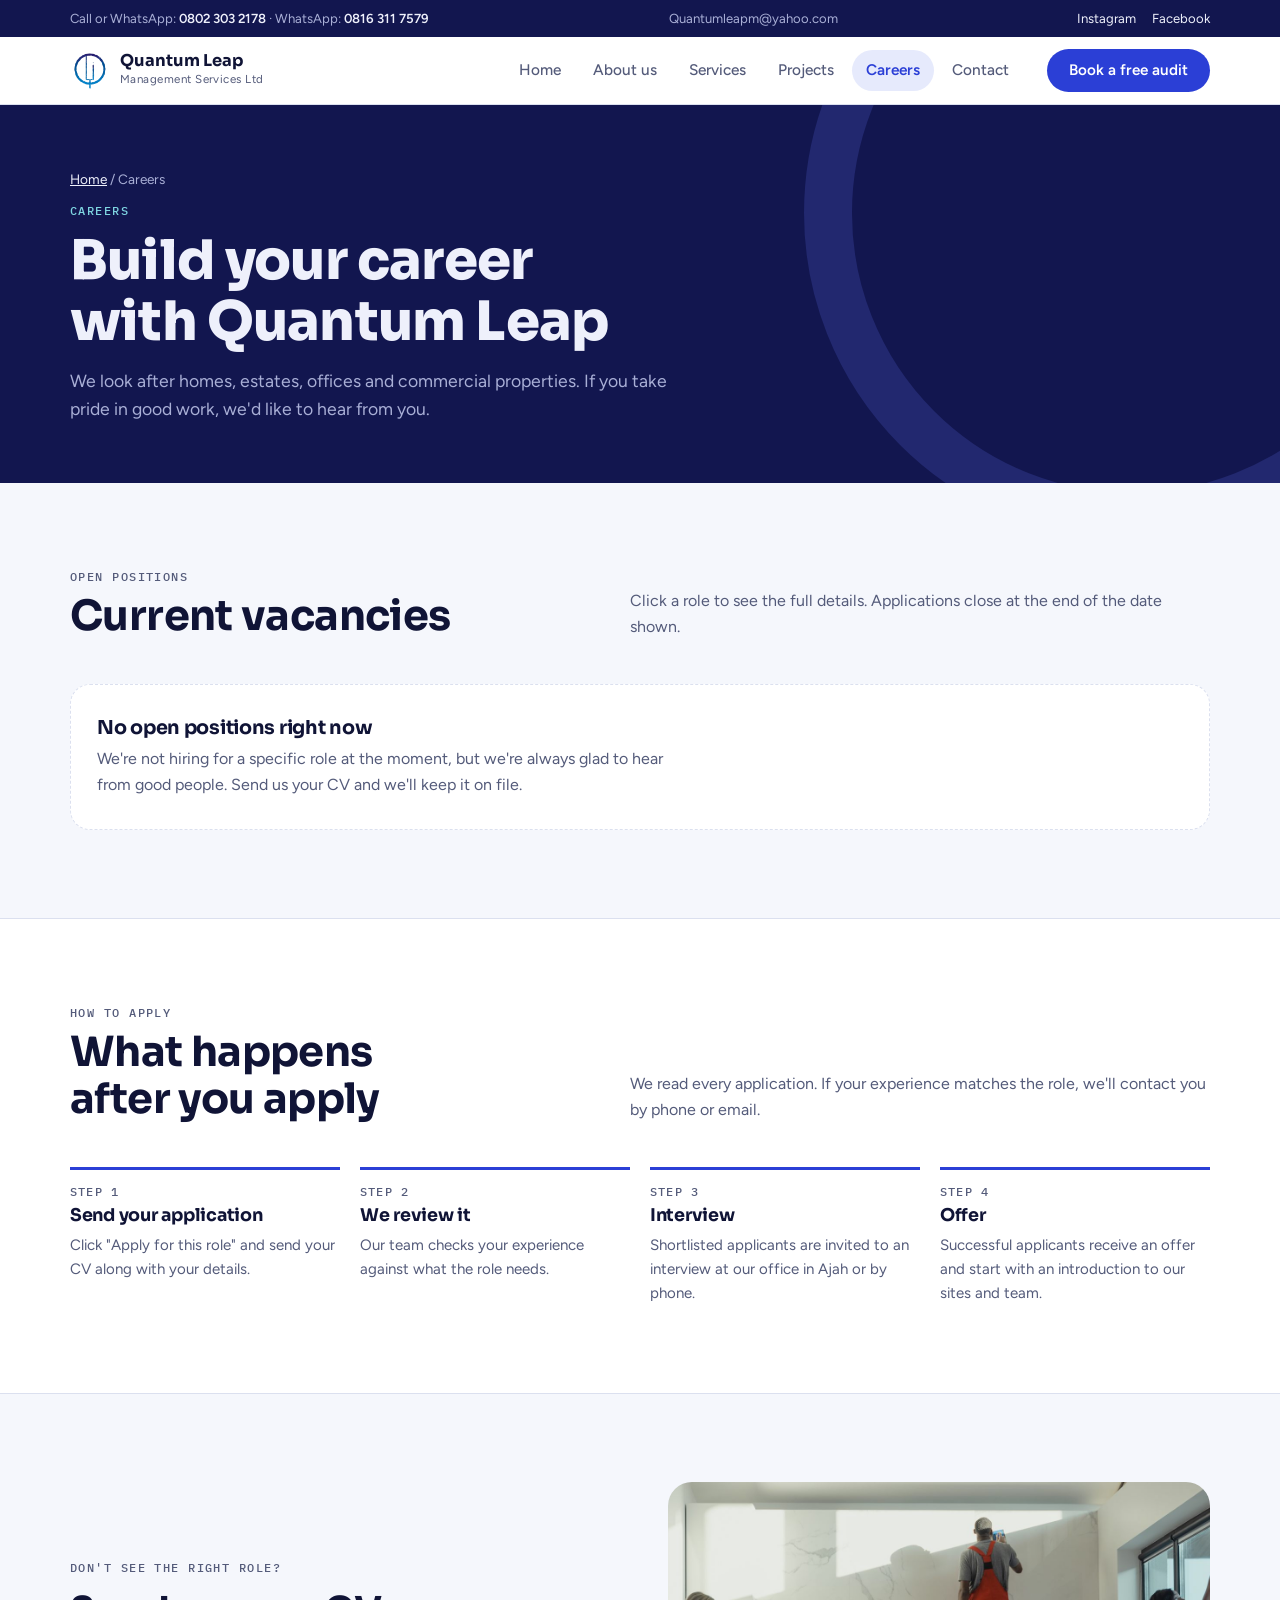
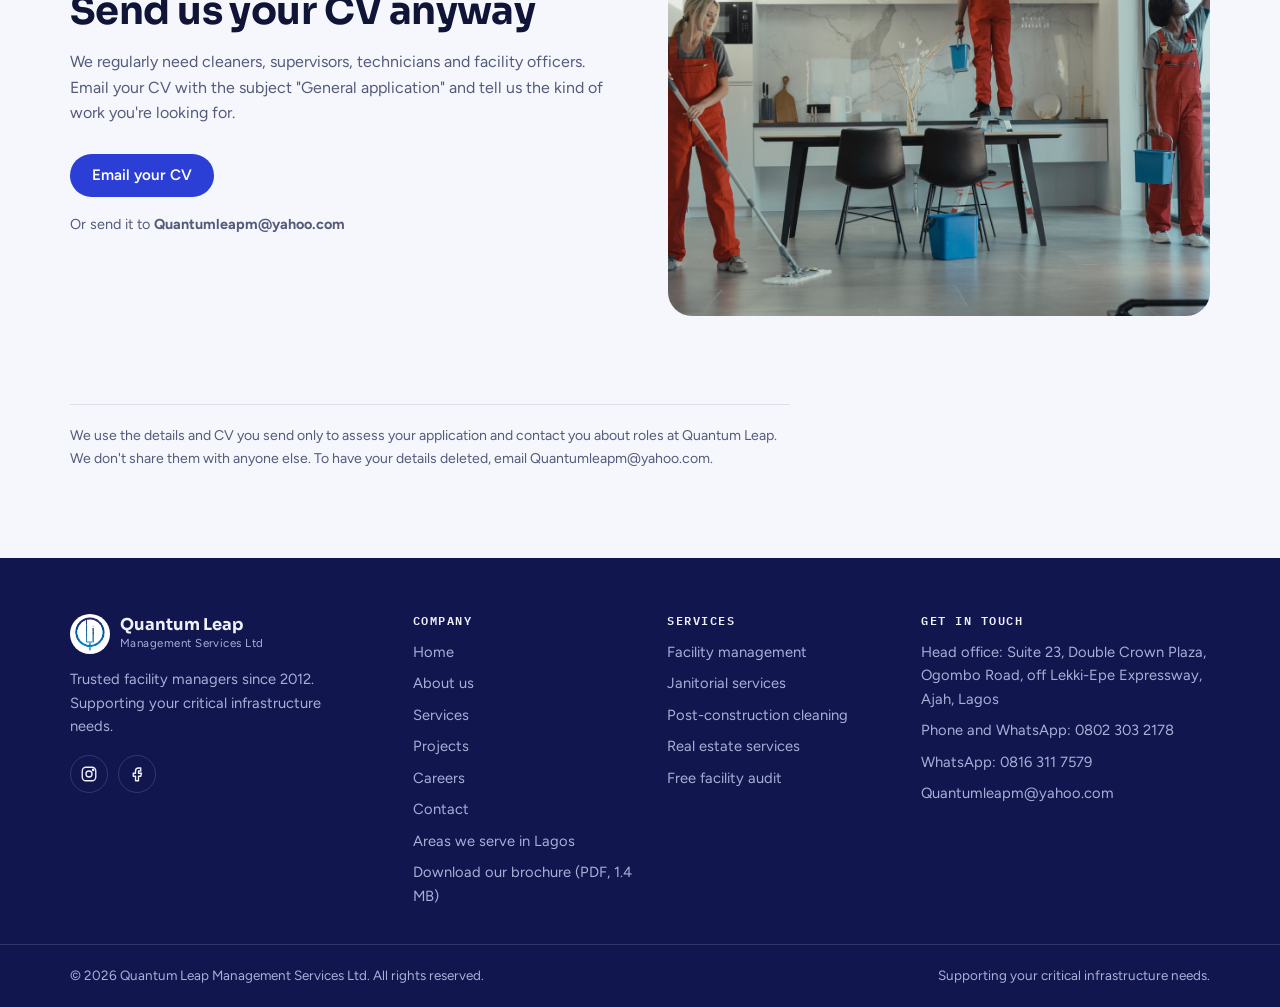
<file: site/careers.html>
<!doctype html>
<html lang="en">
<head>
<meta charset="utf-8">
<meta name="viewport" content="width=device-width, initial-scale=1, viewport-fit=cover">
<title>Careers | Quantum Leap Management Services</title>
<meta name="description" content="Job vacancies at Quantum Leap Management Services. See open roles in facility management and operations, and apply online.">
<link rel="canonical" href="https://www.quantumleapmgt.workers.dev/careers">
<meta name="theme-color" content="#12164f">
<meta property="og:type" content="website">
<meta property="og:site_name" content="Quantum Leap Management Services">
<meta property="og:locale" content="en_NG">
<meta property="og:title" content="Careers | Quantum Leap Management Services">
<meta property="og:description" content="Job vacancies at Quantum Leap Management Services. See open roles in facility management and operations, and apply online.">
<meta property="og:url" content="https://www.quantumleapmgt.workers.dev/careers">
<meta property="og:image" content="https://www.quantumleapmgt.workers.dev/img/og-image.jpg">
<meta property="og:image:width" content="1200">
<meta property="og:image:height" content="630">
<meta property="og:image:alt" content="Quantum Leap Management Services: facility management and cleaning services">
<meta name="twitter:card" content="summary_large_image">
<meta name="twitter:title" content="Careers | Quantum Leap Management Services">
<meta name="twitter:description" content="Job vacancies at Quantum Leap Management Services. See open roles in facility management and operations, and apply online.">
<meta name="twitter:image" content="https://www.quantumleapmgt.workers.dev/img/og-image.jpg">
<script type="application/ld+json">
{
 "@context": "https://schema.org",
 "@graph": [
  {
   "@type": "ProfessionalService",
   "@id": "https://www.quantumleapmgt.workers.dev/#business",
   "name": "Quantum Leap Management Services Ltd",
   "url": "https://www.quantumleapmgt.workers.dev/"
  },
  {
   "@type": "BreadcrumbList",
   "itemListElement": [
    {
     "@type": "ListItem",
     "position": 1,
     "name": "Home",
     "item": "https://www.quantumleapmgt.workers.dev/"
    },
    {
     "@type": "ListItem",
     "position": 2,
     "name": "Careers",
     "item": "https://www.quantumleapmgt.workers.dev/careers"
    }
   ]
  }
 ]
}
</script>
<link rel="preconnect" href="https://fonts.googleapis.com">
<link rel="preconnect" href="https://fonts.gstatic.com" crossorigin>
<link rel="stylesheet" href="https://fonts.googleapis.com/css2?family=Sora:wght@400;600;700;800&family=Figtree:ital,wght@0,400;0,500;0,600;1,500&family=IBM+Plex+Mono:wght@400;500&display=swap">
<link rel="stylesheet" href="styles.css">
<link rel="icon" type="image/png" sizes="32x32" href="img/favicon-32.png">
<link rel="apple-touch-icon" href="img/apple-touch-icon.png">
</head>
<body>
<div class="strip"><div class="wrap">
  <span>Call or WhatsApp: <b>0802 303 2178</b><span class="hide-sm"> · WhatsApp: <b>0816 311 7579</b></span></span>
  <span class="hide-sm">Quantumleapm@yahoo.com</span>
  <span class="socials-mini"><a href="https://www.instagram.com/quantum.leap.management/" target="_blank" rel="noopener">Instagram</a><a href="https://www.facebook.com/quantumleapmgtservices/" target="_blank" rel="noopener">Facebook</a></span>
</div></div>
<header class="site"><div class="wrap">
  <a class="brand" href="index.html" aria-label="Quantum Leap Management Services, home"><img class="logo-mark" src="img/logo.png" width="40" height="40" alt=""><span><b>Quantum Leap</b><small>Management Services Ltd</small></span></a>
  <button class="menu-btn" type="button" aria-label="Open menu" aria-expanded="false" aria-controls="mainnav"><svg width="22" height="22" viewBox="0 0 24 24" fill="none" stroke="currentColor" stroke-width="1.8" stroke-linecap="round" stroke-linejoin="round" aria-hidden="true"><path d="M4 7h16M4 12h16M4 17h16"/></svg></button>
  <nav class="main" id="mainnav" aria-label="Main"><a href="index.html">Home</a><a href="about.html">About us</a><a href="services.html">Services</a><a href="projects.html">Projects</a><a href="careers.html" aria-current="page">Careers</a><a href="contact.html">Contact</a><a class="btn btn-primary" href="contact.html#audit">Book a free audit</a></nav>
  <a class="btn btn-primary cta" href="contact.html#audit">Book a free audit</a>
</div></header>
<main>
<section class="page-hero"><div class="wrap">
  <p class="crumbs"><a href="index.html">Home</a> / Careers</p>
  <p class="eyebrow">Careers</p>
  <h1>Build your career with Quantum Leap</h1>
  <p class="lede">We look after homes, estates, offices and commercial properties. If you take pride in good work, we'd like to hear from you.</p>
</div></section>

<section class="block" id="openings" style="scroll-margin-top:90px"><div class="wrap">
  <div class="sec-head">
    <div><p class="eyebrow">Open positions</p><h2>Current vacancies</h2></div>
    <p>Click a role to see the full details. Applications close at the end of the date shown.</p>
  </div>
  <div class="jobs">
  <article class="job" data-closes="2026-11-30">
  <details>
    <summary>
      <div class="job-head"><h3>Facility &amp; Operations Officer</h3><div class="chips"><span>Full-time</span><span>Entry-level</span><span>Ajah/Ogombo axis, Lagos</span><span>Apply by 30 November 2026</span></div><p>Support the day-to-day running of the properties we manage in the Ajah/Ogombo area, working with our field teams, clients and service providers, and help grow our client base.</p></div>
      <span class="job-toggle" aria-hidden="true"></span>
    </summary>
    <div class="job-body">
      <div class="job-cols">
        <div><h4>What you'll do</h4><ul class="ticks"><li>Support the day-to-day supervision, inspection and maintenance of properties and facility operations.</li><li>Coordinate and follow up with cleaners, artisans, technicians and other service providers.</li><li>Prepare weekly and monthly operational reports and maintain property records.</li><li>Track maintenance issues, assigned tasks and outstanding actions.</li><li>Assist with client communication, inquiries, complaints and service follow-up.</li><li>Identify potential clients and properties within the target areas.</li><li>Conduct physical and online marketing activities to generate new leads.</li></ul></div>
        <div><h4>What we're looking for</h4><ul class="ticks"><li>OND or HND in any relevant discipline.</li><li>0–2 years of experience.</li><li>Proficiency in Microsoft Word, Excel and PowerPoint.</li><li>Basic marketing and communication skills.</li><li>Good organisational, administrative and record-keeping skills.</li><li>Must be proactive, responsible, teachable and willing to work in the field.</li><li>Must reside within or be able to easily commute to the Ajah/Ogombo axis.</li><li>Previous experience is not mandatory, but internship, NYSC, sales, customer service, property or facility management experience is an advantage.</li></ul></div>
      </div>
      <div class="job-apply"><a class="btn btn-primary" href="https://forms.gle/uqnaCMiZdjpk4djd6" target="_blank" rel="noopener">Apply for this role</a><span class="muted">Opens the application form</span></div>
    </div>
  </details>
</article>
  <div class="no-jobs" hidden>
    <h3>No open positions right now</h3>
    <p>We're not hiring for a specific role at the moment, but we're always glad to hear from good people. Send us your CV and we'll keep it on file.</p>
  </div>
  </div>
</div></section>

<section class="block alt"><div class="wrap">
  <div class="sec-head">
    <div><p class="eyebrow">How to apply</p><h2>What happens after you apply</h2></div>
    <p>We read every application. If your experience matches the role, we'll contact you by phone or email.</p>
  </div>
  <div class="steps">
    <div class="step"><h3>Send your application</h3><p>Click "Apply for this role" and send your CV along with your details.</p></div>
    <div class="step"><h3>We review it</h3><p>Our team checks your experience against what the role needs.</p></div>
    <div class="step"><h3>Interview</h3><p>Shortlisted applicants are invited to an interview at our office in Ajah or by phone.</p></div>
    <div class="step"><h3>Offer</h3><p>Successful applicants receive an offer and start with an introduction to our sites and team.</p></div>
  </div>
</div></section>

<section class="block"><div class="wrap split">
  <div class="copy">
    <p class="eyebrow">Don't see the right role?</p>
    <h2>Send us your CV anyway</h2>
    <p>We regularly need cleaners, supervisors, technicians and facility officers. Email your CV with the subject "General application" and tell us the kind of work you're looking for.</p>
    <div class="ctas" style="margin-top:6px"><a class="btn btn-primary" href="mailto:Quantumleapm@yahoo.com?subject=General%20application">Email your CV</a></div>
    <p class="muted" style="font-size:.9rem">Or send it to <b>Quantumleapm@yahoo.com</b></p>
  </div>
  <div class="media"><img src="img/janitorial.jpg" alt="Cleaning crew in red overalls at work in a modern apartment" loading="lazy"></div>
</div></section>

<section class="block tight"><div class="wrap">
  <p class="privacy-note">We use the details and CV you send only to assess your application and contact you about roles at Quantum Leap. We don't share them with anyone else. To have your details deleted, email Quantumleapm@yahoo.com.</p>
</div></section>
</main>
<footer class="site">
  <div class="wrap cols">
    <div class="about-f">
      <a class="brand" href="index.html"><img class="logo-mark" src="img/logo.png" width="40" height="40" alt=""><span><b>Quantum Leap</b><small>Management Services Ltd</small></span></a>
      <p>Trusted facility managers since 2012. Supporting your critical infrastructure needs.</p>
      <div class="social"><a href="https://www.instagram.com/quantum.leap.management/" target="_blank" rel="noopener" aria-label="Instagram"><svg width="18" height="18" viewBox="0 0 24 24" fill="none" stroke="currentColor" stroke-width="1.8" stroke-linecap="round" stroke-linejoin="round" aria-hidden="true"><rect x="3" y="3" width="18" height="18" rx="5"/><circle cx="12" cy="12" r="4"/><circle cx="17.5" cy="6.5" r=".8" fill="currentColor"/></svg></a><a href="https://www.facebook.com/quantumleapmgtservices/" target="_blank" rel="noopener" aria-label="Facebook"><svg width="18" height="18" viewBox="0 0 24 24" fill="none" stroke="currentColor" stroke-width="1.8" stroke-linecap="round" stroke-linejoin="round" aria-hidden="true"><path d="M14 8h3V4h-3a4 4 0 0 0-4 4v3H7v4h3v6h4v-6h3l1-4h-4V8z"/></svg></a></div>
    </div>
    <div><h3>Company</h3><ul><li><a href="index.html">Home</a></li><li><a href="about.html">About us</a></li><li><a href="services.html">Services</a></li><li><a href="projects.html">Projects</a></li><li><a href="careers.html">Careers</a></li><li><a href="contact.html">Contact</a></li><li><a href="lagos.html">Areas we serve in Lagos</a></li><li><a href="downloads/Quantum-Leap-Brochure-2026.pdf" download>Download our brochure (PDF, 1.4 MB)</a></li></ul></div>
    <div><h3>Services</h3><ul><li><a href="facility-management.html">Facility management</a></li><li><a href="janitorial-services.html">Janitorial services</a></li><li><a href="post-construction-cleaning.html">Post-construction cleaning</a></li><li><a href="real-estate-services.html">Real estate services</a></li><li><a href="services.html#audit">Free facility audit</a></li></ul></div>
    <div><h3>Get in touch</h3><ul><li>Head office: Suite 23, Double Crown Plaza, Ogombo Road, off Lekki-Epe Expressway, Ajah, Lagos</li><li>Phone and WhatsApp: 0802 303 2178</li><li>WhatsApp: 0816 311 7579</li><li>Quantumleapm@yahoo.com</li></ul></div>
  </div>
  <div class="bottom"><div class="wrap"><span>© <span id="year">2026</span> Quantum Leap Management Services Ltd. All rights reserved.</span><span>Supporting your critical infrastructure needs.</span></div></div>
</footer>
<script src="site.js"></script>
</body>
</html>
</file>
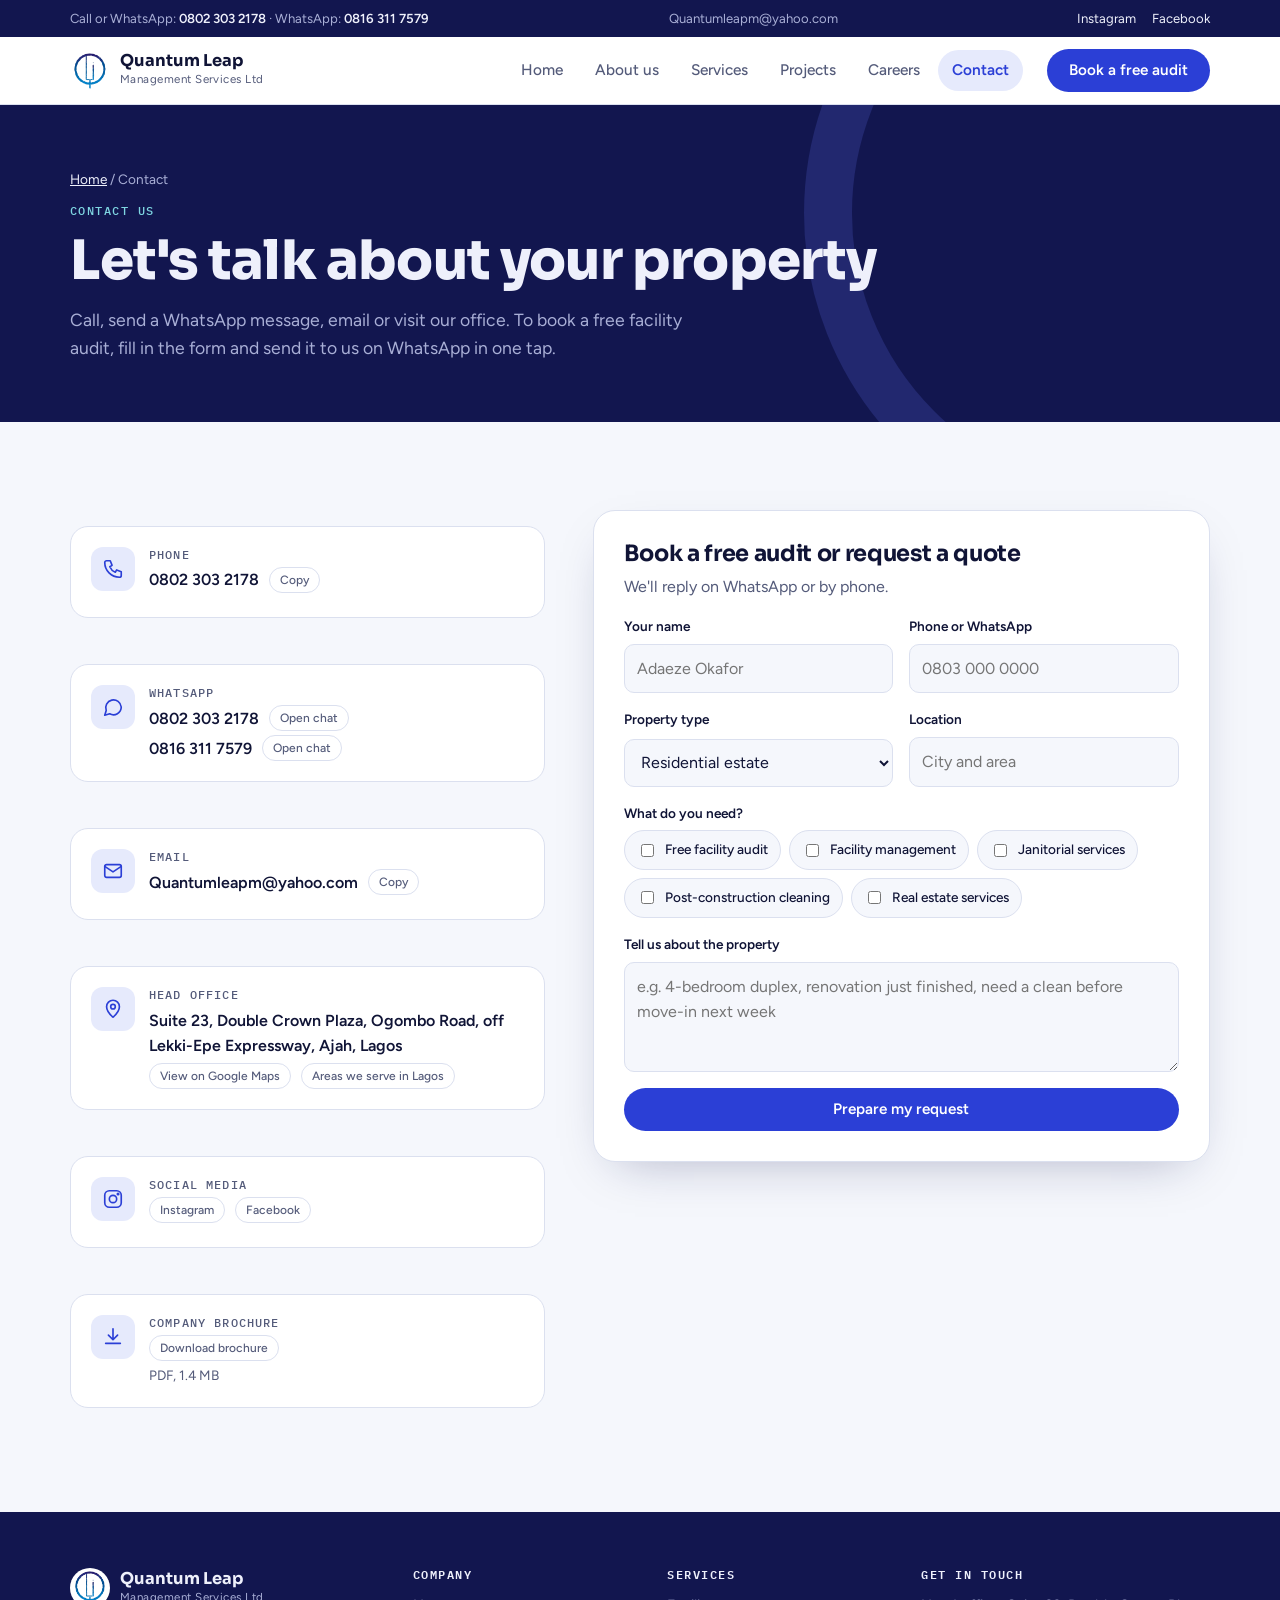
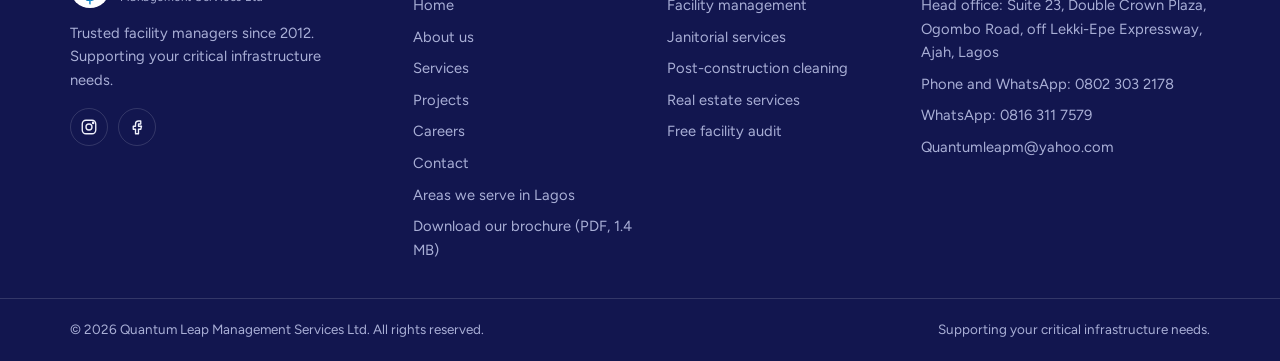
<file: site/contact.html>
<!doctype html>
<html lang="en">
<head>
<meta charset="utf-8">
<meta name="viewport" content="width=device-width, initial-scale=1, viewport-fit=cover">
<title>Contact Us | Quantum Leap Management Services</title>
<meta name="description" content="Contact Quantum Leap Management Services: call or WhatsApp 0802 303 2178, email Quantumleapm@yahoo.com, or visit Suite 23, Double Crown Plaza, Ogombo Road, Ajah, Lagos.">
<link rel="canonical" href="https://www.quantumleapmgt.workers.dev/contact">
<meta name="theme-color" content="#12164f">
<meta property="og:type" content="website">
<meta property="og:site_name" content="Quantum Leap Management Services">
<meta property="og:locale" content="en_NG">
<meta property="og:title" content="Contact Us | Quantum Leap Management Services">
<meta property="og:description" content="Contact Quantum Leap Management Services: call or WhatsApp 0802 303 2178, email Quantumleapm@yahoo.com, or visit Suite 23, Double Crown Plaza, Ogombo Road, Ajah, Lagos.">
<meta property="og:url" content="https://www.quantumleapmgt.workers.dev/contact">
<meta property="og:image" content="https://www.quantumleapmgt.workers.dev/img/og-image.jpg">
<meta property="og:image:width" content="1200">
<meta property="og:image:height" content="630">
<meta property="og:image:alt" content="Quantum Leap Management Services: facility management and cleaning services">
<meta name="twitter:card" content="summary_large_image">
<meta name="twitter:title" content="Contact Us | Quantum Leap Management Services">
<meta name="twitter:description" content="Contact Quantum Leap Management Services: call or WhatsApp 0802 303 2178, email Quantumleapm@yahoo.com, or visit Suite 23, Double Crown Plaza, Ogombo Road, Ajah, Lagos.">
<meta name="twitter:image" content="https://www.quantumleapmgt.workers.dev/img/og-image.jpg">
<script type="application/ld+json">
{
 "@context": "https://schema.org",
 "@graph": [
  {
   "@type": "ProfessionalService",
   "@id": "https://www.quantumleapmgt.workers.dev/#business",
   "name": "Quantum Leap Management Services Ltd",
   "alternateName": "Quantum Leap Management Services",
   "description": "Integrated facility management, real estate and property solutions company.",
   "slogan": "Supporting your critical infrastructure needs.",
   "url": "https://www.quantumleapmgt.workers.dev/",
   "logo": "https://www.quantumleapmgt.workers.dev/img/logo.png",
   "image": [
    "https://www.quantumleapmgt.workers.dev/img/og-image.jpg",
    "https://www.quantumleapmgt.workers.dev/img/double-crown-plaza.jpg"
   ],
   "telephone": "+2348023032178",
   "email": "Quantumleapm@yahoo.com",
   "address": {
    "@type": "PostalAddress",
    "streetAddress": "Suite 23, Double Crown Plaza, Ogombo Road, off Lekki-Epe Expressway",
    "addressLocality": "Ajah",
    "addressRegion": "Lagos",
    "addressCountry": "NG"
   },
   "areaServed": [
    {
     "@type": "City",
     "name": "Lagos",
     "address": {
      "@type": "PostalAddress",
      "addressRegion": "Lagos",
      "addressCountry": "NG"
     }
    },
    {
     "@type": "Place",
     "name": "Lekki, Lagos"
    },
    {
     "@type": "Place",
     "name": "Ajah, Lagos"
    },
    {
     "@type": "Place",
     "name": "Ibeju-Lekki, Lagos"
    },
    {
     "@type": "Place",
     "name": "Victoria Island, Lagos"
    },
    {
     "@type": "Place",
     "name": "Ikoyi, Lagos"
    }
   ],
   "sameAs": [
    "https://www.instagram.com/quantum.leap.management/",
    "https://www.facebook.com/quantumleapmgtservices/"
   ],
   "hasOfferCatalog": {
    "@type": "OfferCatalog",
    "name": "Services",
    "itemListElement": [
     {
      "@type": "Offer",
      "itemOffered": {
       "@type": "Service",
       "name": "Facility management",
       "url": "https://www.quantumleapmgt.workers.dev/facility-management"
      }
     },
     {
      "@type": "Offer",
      "itemOffered": {
       "@type": "Service",
       "name": "Janitorial services",
       "url": "https://www.quantumleapmgt.workers.dev/janitorial-services"
      }
     },
     {
      "@type": "Offer",
      "itemOffered": {
       "@type": "Service",
       "name": "Post-construction cleaning",
       "url": "https://www.quantumleapmgt.workers.dev/post-construction-cleaning"
      }
     },
     {
      "@type": "Offer",
      "itemOffered": {
       "@type": "Service",
       "name": "Real estate services",
       "url": "https://www.quantumleapmgt.workers.dev/real-estate-services"
      }
     }
    ]
   }
  },
  {
   "@type": "BreadcrumbList",
   "itemListElement": [
    {
     "@type": "ListItem",
     "position": 1,
     "name": "Home",
     "item": "https://www.quantumleapmgt.workers.dev/"
    },
    {
     "@type": "ListItem",
     "position": 2,
     "name": "Contact",
     "item": "https://www.quantumleapmgt.workers.dev/contact"
    }
   ]
  }
 ]
}
</script>
<link rel="preconnect" href="https://fonts.googleapis.com">
<link rel="preconnect" href="https://fonts.gstatic.com" crossorigin>
<link rel="stylesheet" href="https://fonts.googleapis.com/css2?family=Sora:wght@400;600;700;800&family=Figtree:ital,wght@0,400;0,500;0,600;1,500&family=IBM+Plex+Mono:wght@400;500&display=swap">
<link rel="stylesheet" href="styles.css">
<link rel="icon" type="image/png" sizes="32x32" href="img/favicon-32.png">
<link rel="apple-touch-icon" href="img/apple-touch-icon.png">
</head>
<body>
<div class="strip"><div class="wrap">
  <span>Call or WhatsApp: <b>0802 303 2178</b><span class="hide-sm"> · WhatsApp: <b>0816 311 7579</b></span></span>
  <span class="hide-sm">Quantumleapm@yahoo.com</span>
  <span class="socials-mini"><a href="https://www.instagram.com/quantum.leap.management/" target="_blank" rel="noopener">Instagram</a><a href="https://www.facebook.com/quantumleapmgtservices/" target="_blank" rel="noopener">Facebook</a></span>
</div></div>
<header class="site"><div class="wrap">
  <a class="brand" href="index.html" aria-label="Quantum Leap Management Services, home"><img class="logo-mark" src="img/logo.png" width="40" height="40" alt=""><span><b>Quantum Leap</b><small>Management Services Ltd</small></span></a>
  <button class="menu-btn" type="button" aria-label="Open menu" aria-expanded="false" aria-controls="mainnav"><svg width="22" height="22" viewBox="0 0 24 24" fill="none" stroke="currentColor" stroke-width="1.8" stroke-linecap="round" stroke-linejoin="round" aria-hidden="true"><path d="M4 7h16M4 12h16M4 17h16"/></svg></button>
  <nav class="main" id="mainnav" aria-label="Main"><a href="index.html">Home</a><a href="about.html">About us</a><a href="services.html">Services</a><a href="projects.html">Projects</a><a href="careers.html">Careers</a><a href="contact.html" aria-current="page">Contact</a><a class="btn btn-primary" href="contact.html#audit">Book a free audit</a></nav>
  <a class="btn btn-primary cta" href="contact.html#audit">Book a free audit</a>
</div></header>
<main>
<section class="page-hero"><div class="wrap">
  <p class="crumbs"><a href="index.html">Home</a> / Contact</p>
  <p class="eyebrow">Contact us</p>
  <h1>Let's talk about your property</h1>
  <p class="lede">Call, send a WhatsApp message, email or visit our office. To book a free facility audit, fill in the form and send it to us on WhatsApp in one tap.</p>
</div></section>

<section class="block" id="audit" style="scroll-margin-top:90px"><div class="wrap contact-grid">
  <div class="contact-cards">
    <dl class="c-card"><span class="ic"><svg width="22" height="22" viewBox="0 0 24 24" fill="none" stroke="currentColor" stroke-width="1.8" stroke-linecap="round" stroke-linejoin="round" aria-hidden="true"><path d="M5 3h4l2 5-2.5 1.5a11 11 0 0 0 6 6L16 13l5 2v4a2 2 0 0 1-2 2A16 16 0 0 1 3 5a2 2 0 0 1 2-2z"/></svg></span><dt>Phone</dt><dd><span class="val">0802 303 2178</span><button class="small-btn" type="button" data-copy="+2348023032178">Copy</button></dd></dl>
    <dl class="c-card"><span class="ic"><svg width="22" height="22" viewBox="0 0 24 24" fill="none" stroke="currentColor" stroke-width="1.8" stroke-linecap="round" stroke-linejoin="round" aria-hidden="true"><path d="M21 12a8.5 8.5 0 0 1-12.6 7.4L3 21l1.6-5.2A8.5 8.5 0 1 1 21 12z"/></svg></span><dt>WhatsApp</dt><dd><span class="val">0802 303 2178</span><a class="small-btn" href="https://wa.me/2348023032178" target="_blank" rel="noopener">Open chat</a></dd><dd><span class="val">0816 311 7579</span><a class="small-btn" href="https://wa.me/2348163117579" target="_blank" rel="noopener">Open chat</a></dd></dl>
    <dl class="c-card"><span class="ic"><svg width="22" height="22" viewBox="0 0 24 24" fill="none" stroke="currentColor" stroke-width="1.8" stroke-linecap="round" stroke-linejoin="round" aria-hidden="true"><rect x="3" y="5" width="18" height="14" rx="2"/><path d="M3 7l9 6 9-6"/></svg></span><dt>Email</dt><dd><span class="val">Quantumleapm@yahoo.com</span><button class="small-btn" type="button" data-copy="Quantumleapm@yahoo.com">Copy</button></dd></dl>
    <dl class="c-card"><span class="ic"><svg width="22" height="22" viewBox="0 0 24 24" fill="none" stroke="currentColor" stroke-width="1.8" stroke-linecap="round" stroke-linejoin="round" aria-hidden="true"><path d="M12 21s-7-6.2-7-11.5a7 7 0 0 1 14 0C19 14.8 12 21 12 21z"/><circle cx="12" cy="9.5" r="2.5"/></svg></span><dt>Head office</dt><dd><span class="val">Suite 23, Double Crown Plaza, Ogombo Road, off Lekki-Epe Expressway, Ajah, Lagos</span></dd><dd><a class="small-btn" href="https://www.google.com/maps/search/?api=1&query=Double+Crown+Plaza+Ogombo+Road+Ajah+Lagos" target="_blank" rel="noopener">View on Google Maps</a><a class="small-btn" href="lagos.html">Areas we serve in Lagos</a></dd></dl>
    <dl class="c-card"><span class="ic"><svg width="22" height="22" viewBox="0 0 24 24" fill="none" stroke="currentColor" stroke-width="1.8" stroke-linecap="round" stroke-linejoin="round" aria-hidden="true"><rect x="3" y="3" width="18" height="18" rx="5"/><circle cx="12" cy="12" r="4"/><circle cx="17.5" cy="6.5" r=".8" fill="currentColor"/></svg></span><dt>Social media</dt><dd><a class="small-btn" href="https://www.instagram.com/quantum.leap.management/" target="_blank" rel="noopener">Instagram</a><a class="small-btn" href="https://www.facebook.com/quantumleapmgtservices/" target="_blank" rel="noopener">Facebook</a></dd></dl>
    <dl class="c-card"><span class="ic"><svg width="22" height="22" viewBox="0 0 24 24" fill="none" stroke="currentColor" stroke-width="1.8" stroke-linecap="round" stroke-linejoin="round" aria-hidden="true"><path d="M12 3v12M7 10l5 5 5-5M4 19h16"/></svg></span><dt>Company brochure</dt><dd><a class="small-btn" href="downloads/Quantum-Leap-Brochure-2026.pdf" download>Download brochure</a></dd><dd class="note">PDF, 1.4 MB</dd></dl>
  </div>

  <form class="request" id="requestForm" novalidate>
    <h2>Book a free audit or request a quote</h2>
    <p>We'll reply on WhatsApp or by phone.</p>
    <div class="field"><label for="q-name">Your name</label><input id="q-name" name="name" autocomplete="name" placeholder="Adaeze Okafor"></div>
    <div class="field"><label for="q-phone">Phone or WhatsApp</label><input id="q-phone" name="phone" type="tel" autocomplete="tel" placeholder="0803 000 0000"></div>
    <div class="field"><label for="q-type">Property type</label>
      <select id="q-type" name="type"><option>Residential estate</option><option>Private home</option><option>Office</option><option>Plaza or shopping centre</option><option>School</option><option>Hospital</option><option>Other commercial property</option></select></div>
    <div class="field"><label for="q-area">Location</label><input id="q-area" name="area" placeholder="City and area"></div>
    <div class="field full"><span class="label">What do you need?</span>
      <div class="checks">
        <label><input type="checkbox" id="s-audit" name="svc" value="Free facility audit">Free facility audit</label>
        <label><input type="checkbox" id="s-fm" name="svc" value="Facility management">Facility management</label>
        <label><input type="checkbox" id="s-jan" name="svc" value="Janitorial services">Janitorial services</label>
        <label><input type="checkbox" id="s-pcc" name="svc" value="Post-construction cleaning">Post-construction cleaning</label>
        <label><input type="checkbox" id="s-re" name="svc" value="Real estate services">Real estate services</label>
      </div></div>
    <div class="field full"><label for="q-notes">Tell us about the property</label><textarea id="q-notes" name="notes" placeholder="e.g. 4-bedroom duplex, renovation just finished, need a clean before move-in next week"></textarea></div>
    <p class="err full" id="q-err" hidden></p>
    <div class="field full"><button class="btn btn-primary" type="submit">Prepare my request</button></div>
  </form>
</div></section>
</main>
<footer class="site">
  <div class="wrap cols">
    <div class="about-f">
      <a class="brand" href="index.html"><img class="logo-mark" src="img/logo.png" width="40" height="40" alt=""><span><b>Quantum Leap</b><small>Management Services Ltd</small></span></a>
      <p>Trusted facility managers since 2012. Supporting your critical infrastructure needs.</p>
      <div class="social"><a href="https://www.instagram.com/quantum.leap.management/" target="_blank" rel="noopener" aria-label="Instagram"><svg width="18" height="18" viewBox="0 0 24 24" fill="none" stroke="currentColor" stroke-width="1.8" stroke-linecap="round" stroke-linejoin="round" aria-hidden="true"><rect x="3" y="3" width="18" height="18" rx="5"/><circle cx="12" cy="12" r="4"/><circle cx="17.5" cy="6.5" r=".8" fill="currentColor"/></svg></a><a href="https://www.facebook.com/quantumleapmgtservices/" target="_blank" rel="noopener" aria-label="Facebook"><svg width="18" height="18" viewBox="0 0 24 24" fill="none" stroke="currentColor" stroke-width="1.8" stroke-linecap="round" stroke-linejoin="round" aria-hidden="true"><path d="M14 8h3V4h-3a4 4 0 0 0-4 4v3H7v4h3v6h4v-6h3l1-4h-4V8z"/></svg></a></div>
    </div>
    <div><h3>Company</h3><ul><li><a href="index.html">Home</a></li><li><a href="about.html">About us</a></li><li><a href="services.html">Services</a></li><li><a href="projects.html">Projects</a></li><li><a href="careers.html">Careers</a></li><li><a href="contact.html">Contact</a></li><li><a href="lagos.html">Areas we serve in Lagos</a></li><li><a href="downloads/Quantum-Leap-Brochure-2026.pdf" download>Download our brochure (PDF, 1.4 MB)</a></li></ul></div>
    <div><h3>Services</h3><ul><li><a href="facility-management.html">Facility management</a></li><li><a href="janitorial-services.html">Janitorial services</a></li><li><a href="post-construction-cleaning.html">Post-construction cleaning</a></li><li><a href="real-estate-services.html">Real estate services</a></li><li><a href="services.html#audit">Free facility audit</a></li></ul></div>
    <div><h3>Get in touch</h3><ul><li>Head office: Suite 23, Double Crown Plaza, Ogombo Road, off Lekki-Epe Expressway, Ajah, Lagos</li><li>Phone and WhatsApp: 0802 303 2178</li><li>WhatsApp: 0816 311 7579</li><li>Quantumleapm@yahoo.com</li></ul></div>
  </div>
  <div class="bottom"><div class="wrap"><span>© <span id="year">2026</span> Quantum Leap Management Services Ltd. All rights reserved.</span><span>Supporting your critical infrastructure needs.</span></div></div>
</footer>
<script src="site.js"></script>
</body>
</html>
</file>
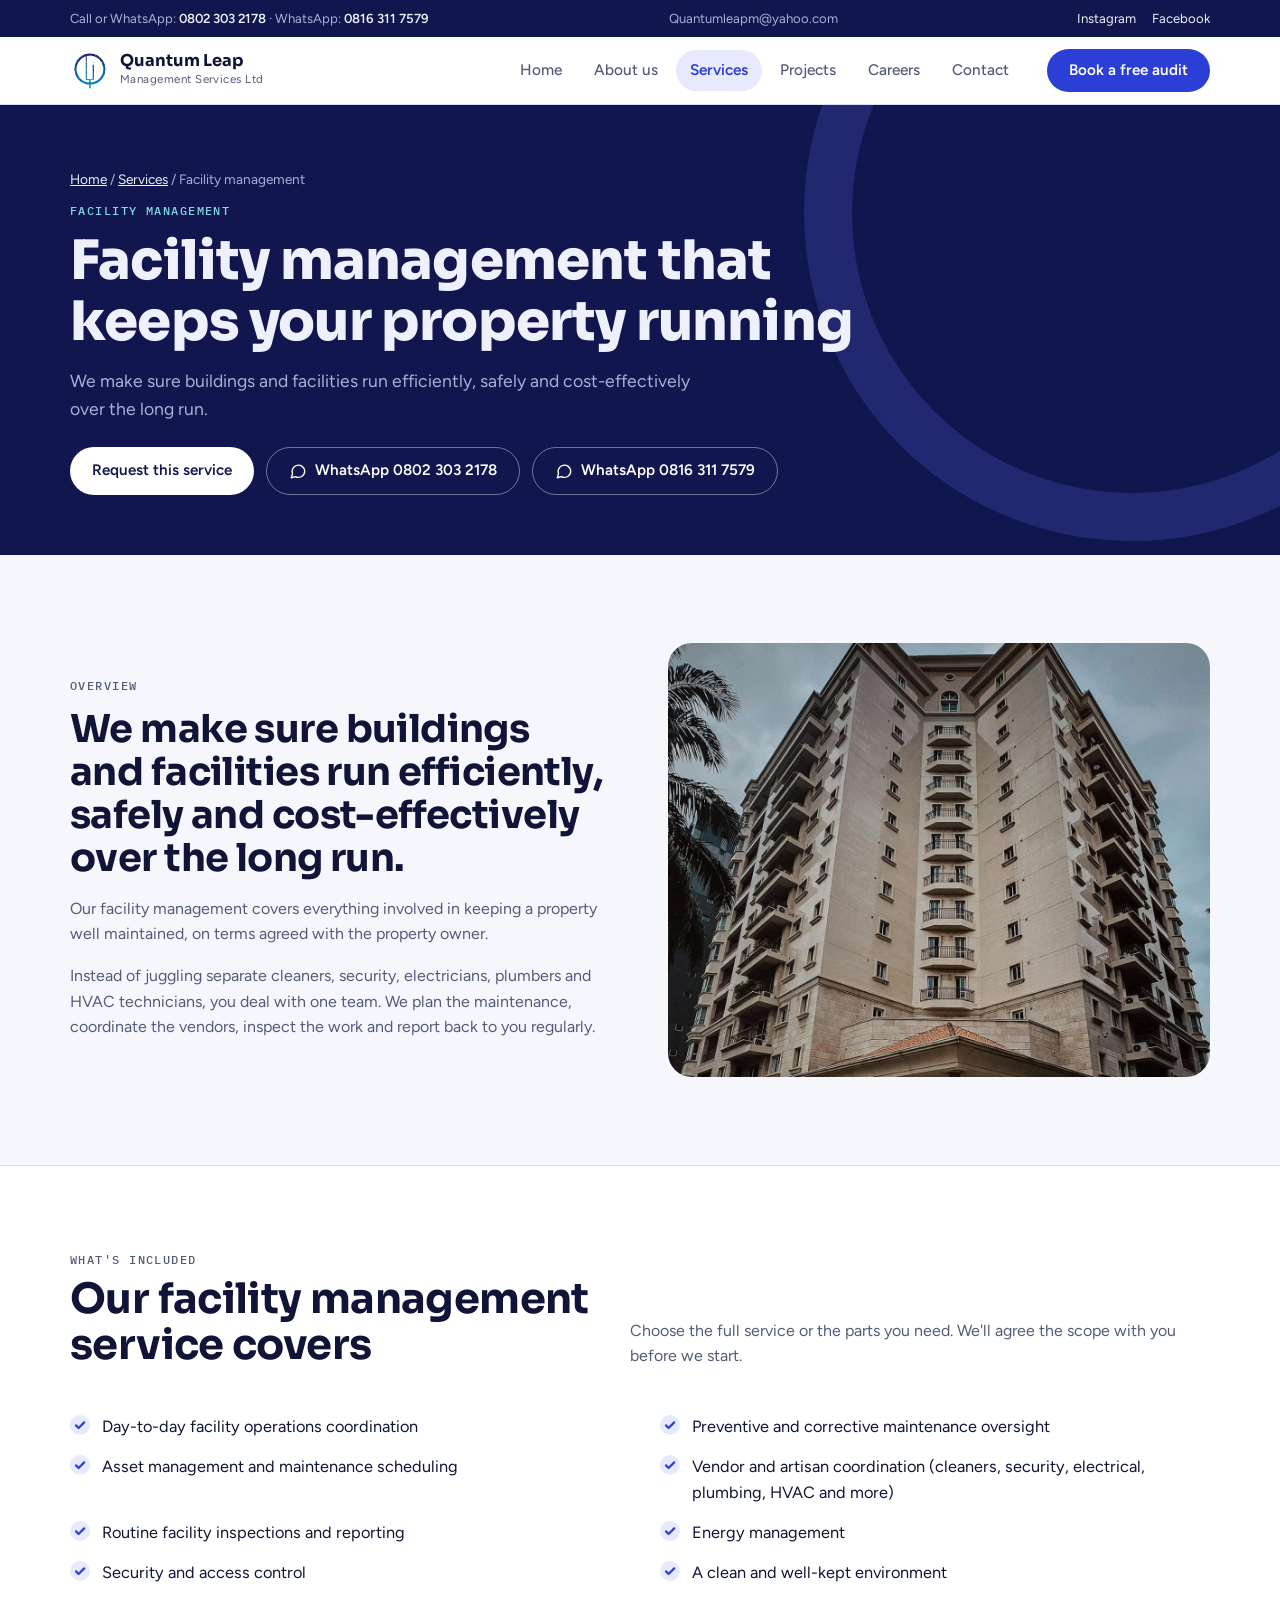
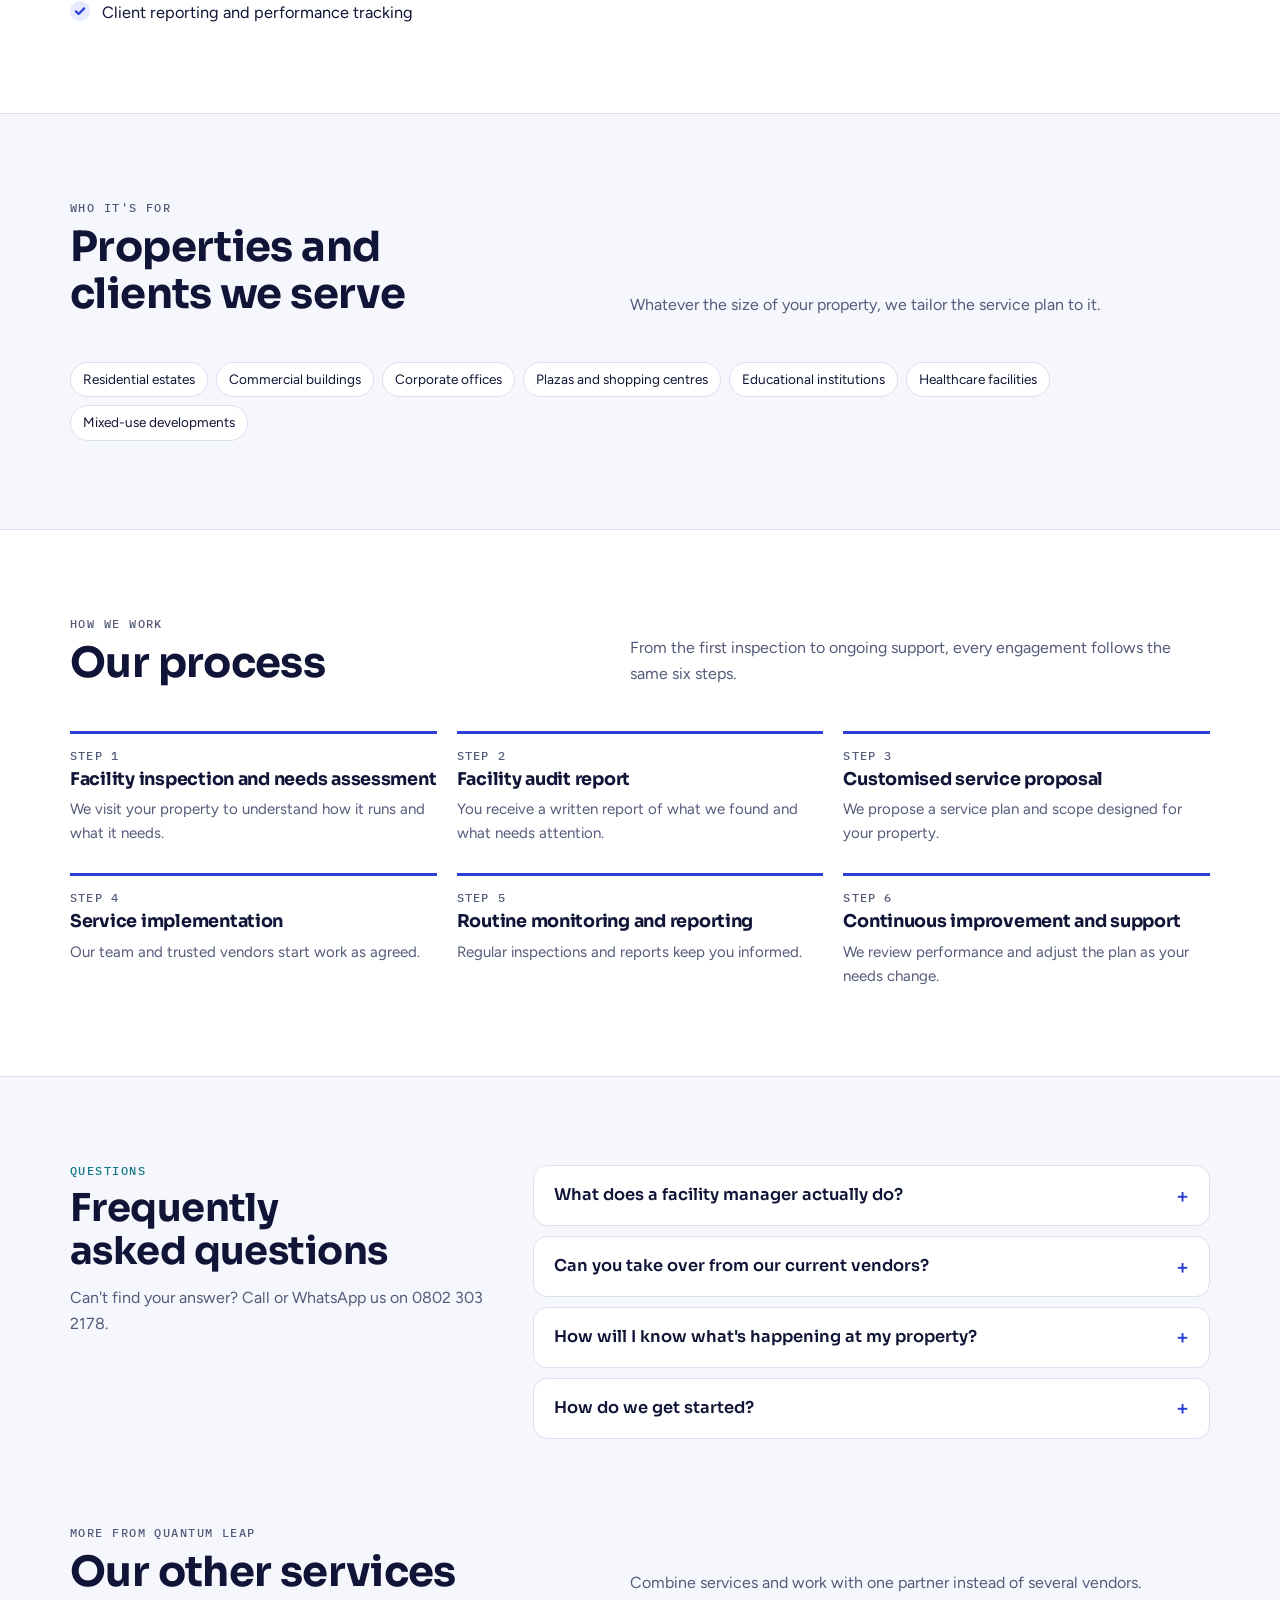
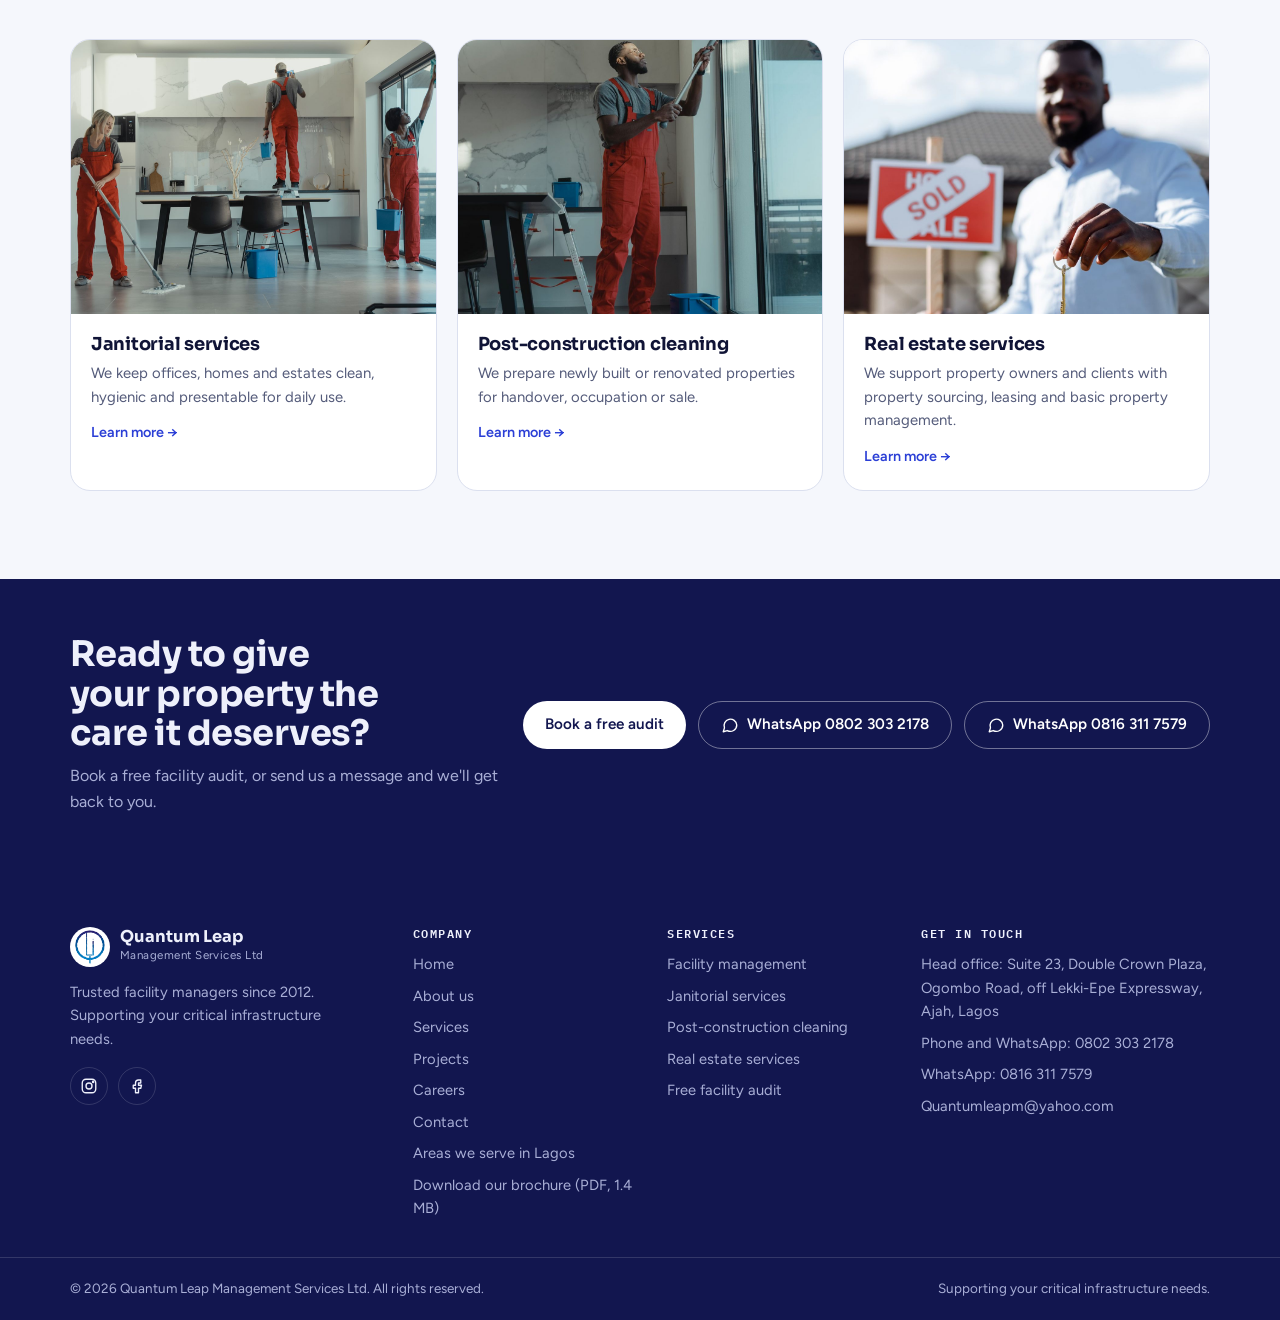
<file: site/facility-management.html>
<!doctype html>
<html lang="en">
<head>
<meta charset="utf-8">
<meta name="viewport" content="width=device-width, initial-scale=1, viewport-fit=cover">
<title>Facility Management Services | Quantum Leap Management Services</title>
<meta name="description" content="Facility management for estates, offices and commercial buildings: maintenance, vendor coordination, inspections, security and reporting. Book a free facility audit.">
<link rel="canonical" href="https://www.quantumleapmgt.workers.dev/facility-management">
<meta name="theme-color" content="#12164f">
<meta property="og:type" content="website">
<meta property="og:site_name" content="Quantum Leap Management Services">
<meta property="og:locale" content="en_NG">
<meta property="og:title" content="Facility Management Services | Quantum Leap Management Services">
<meta property="og:description" content="Facility management for estates, offices and commercial buildings: maintenance, vendor coordination, inspections, security and reporting. Book a free facility audit.">
<meta property="og:url" content="https://www.quantumleapmgt.workers.dev/facility-management">
<meta property="og:image" content="https://www.quantumleapmgt.workers.dev/img/og-image.jpg">
<meta property="og:image:width" content="1200">
<meta property="og:image:height" content="630">
<meta property="og:image:alt" content="Quantum Leap Management Services: facility management and cleaning services">
<meta name="twitter:card" content="summary_large_image">
<meta name="twitter:title" content="Facility Management Services | Quantum Leap Management Services">
<meta name="twitter:description" content="Facility management for estates, offices and commercial buildings: maintenance, vendor coordination, inspections, security and reporting. Book a free facility audit.">
<meta name="twitter:image" content="https://www.quantumleapmgt.workers.dev/img/og-image.jpg">
<script type="application/ld+json">
{
 "@context": "https://schema.org",
 "@graph": [
  {
   "@type": "ProfessionalService",
   "@id": "https://www.quantumleapmgt.workers.dev/#business",
   "name": "Quantum Leap Management Services Ltd",
   "url": "https://www.quantumleapmgt.workers.dev/"
  },
  {
   "@type": "BreadcrumbList",
   "itemListElement": [
    {
     "@type": "ListItem",
     "position": 1,
     "name": "Home",
     "item": "https://www.quantumleapmgt.workers.dev/"
    },
    {
     "@type": "ListItem",
     "position": 2,
     "name": "Services",
     "item": "https://www.quantumleapmgt.workers.dev/services"
    },
    {
     "@type": "ListItem",
     "position": 3,
     "name": "Facility management",
     "item": "https://www.quantumleapmgt.workers.dev/facility-management"
    }
   ]
  },
  {
   "@type": "Service",
   "name": "Facility management",
   "serviceType": "Facility management",
   "description": "Facility management for estates, offices and commercial buildings: maintenance, vendor coordination, inspections, security and reporting. Book a free facility audit.",
   "url": "https://www.quantumleapmgt.workers.dev/facility-management",
   "provider": {
    "@id": "https://www.quantumleapmgt.workers.dev/#business"
   }
  },
  {
   "@type": "FAQPage",
   "mainEntity": [
    {
     "@type": "Question",
     "name": "What does a facility manager actually do?",
     "acceptedAnswer": {
      "@type": "Answer",
      "text": "We run the day-to-day upkeep of your property for you: scheduling maintenance, coordinating artisans and vendors, inspecting the property and reporting to you, so problems are caught early and handled properly."
     }
    },
    {
     "@type": "Question",
     "name": "Can you take over from our current vendors?",
     "acceptedAnswer": {
      "@type": "Answer",
      "text": "Yes. We can coordinate the cleaners, security, electricians, plumbers and other vendors you already use, or bring in our own, so you have one point of contact."
     }
    },
    {
     "@type": "Question",
     "name": "How will I know what's happening at my property?",
     "acceptedAnswer": {
      "@type": "Answer",
      "text": "We carry out routine inspections and send you regular reports on the work done and any issues that need your decision."
     }
    },
    {
     "@type": "Question",
     "name": "How do we get started?",
     "acceptedAnswer": {
      "@type": "Answer",
      "text": "Book a free facility audit. We inspect your property, give you a report of what we find, and then propose a service plan for your property."
     }
    }
   ]
  }
 ]
}
</script>
<link rel="preconnect" href="https://fonts.googleapis.com">
<link rel="preconnect" href="https://fonts.gstatic.com" crossorigin>
<link rel="stylesheet" href="https://fonts.googleapis.com/css2?family=Sora:wght@400;600;700;800&family=Figtree:ital,wght@0,400;0,500;0,600;1,500&family=IBM+Plex+Mono:wght@400;500&display=swap">
<link rel="stylesheet" href="styles.css">
<link rel="icon" type="image/png" sizes="32x32" href="img/favicon-32.png">
<link rel="apple-touch-icon" href="img/apple-touch-icon.png">
</head>
<body>
<div class="strip"><div class="wrap">
  <span>Call or WhatsApp: <b>0802 303 2178</b><span class="hide-sm"> · WhatsApp: <b>0816 311 7579</b></span></span>
  <span class="hide-sm">Quantumleapm@yahoo.com</span>
  <span class="socials-mini"><a href="https://www.instagram.com/quantum.leap.management/" target="_blank" rel="noopener">Instagram</a><a href="https://www.facebook.com/quantumleapmgtservices/" target="_blank" rel="noopener">Facebook</a></span>
</div></div>
<header class="site"><div class="wrap">
  <a class="brand" href="index.html" aria-label="Quantum Leap Management Services, home"><img class="logo-mark" src="img/logo.png" width="40" height="40" alt=""><span><b>Quantum Leap</b><small>Management Services Ltd</small></span></a>
  <button class="menu-btn" type="button" aria-label="Open menu" aria-expanded="false" aria-controls="mainnav"><svg width="22" height="22" viewBox="0 0 24 24" fill="none" stroke="currentColor" stroke-width="1.8" stroke-linecap="round" stroke-linejoin="round" aria-hidden="true"><path d="M4 7h16M4 12h16M4 17h16"/></svg></button>
  <nav class="main" id="mainnav" aria-label="Main"><a href="index.html">Home</a><a href="about.html">About us</a><a href="services.html" aria-current="page">Services</a><a href="projects.html">Projects</a><a href="careers.html">Careers</a><a href="contact.html">Contact</a><a class="btn btn-primary" href="contact.html#audit">Book a free audit</a></nav>
  <a class="btn btn-primary cta" href="contact.html#audit">Book a free audit</a>
</div></header>
<main>
<section class="page-hero"><div class="wrap">
  <p class="crumbs"><a href="index.html">Home</a> / <a href="services.html">Services</a> / Facility management</p>
  <p class="eyebrow">Facility management</p>
  <h1>Facility management that keeps your property running</h1>
  <p class="lede">We make sure buildings and facilities run efficiently, safely and cost-effectively over the long run.</p>
  <div class="ctas"><a class="btn btn-light" href="contact.html#facility">Request this service</a><a class="btn btn-outline-light" href="https://wa.me/2348023032178" target="_blank" rel="noopener" aria-label="Chat on WhatsApp: 0802 303 2178"><svg width="18" height="18" viewBox="0 0 24 24" fill="none" stroke="currentColor" stroke-width="1.8" stroke-linecap="round" stroke-linejoin="round" aria-hidden="true"><path d="M21 12a8.5 8.5 0 0 1-12.6 7.4L3 21l1.6-5.2A8.5 8.5 0 1 1 21 12z"/></svg>WhatsApp 0802 303 2178</a><a class="btn btn-outline-light" href="https://wa.me/2348163117579" target="_blank" rel="noopener" aria-label="Chat on WhatsApp: 0816 311 7579"><svg width="18" height="18" viewBox="0 0 24 24" fill="none" stroke="currentColor" stroke-width="1.8" stroke-linecap="round" stroke-linejoin="round" aria-hidden="true"><path d="M21 12a8.5 8.5 0 0 1-12.6 7.4L3 21l1.6-5.2A8.5 8.5 0 1 1 21 12z"/></svg>WhatsApp 0816 311 7579</a></div>
</div></section>

<section class="block"><div class="wrap split">
  <div class="copy">
    <p class="eyebrow">Overview</p>
    <h2>We make sure buildings and facilities run efficiently, safely and cost-effectively over the long run.</h2>
    <p>Our facility management covers everything involved in keeping a property well maintained, on terms agreed with the property owner.</p><p>Instead of juggling separate cleaners, security, electricians, plumbers and HVAC technicians, you deal with one team. We plan the maintenance, coordinate the vendors, inspect the work and report back to you regularly.</p>
  </div>
  <div class="media"><img src="img/facility.jpg" alt="Residential high-rise apartment building"></div>
</div></section>

<section class="block alt"><div class="wrap">
  <div class="sec-head">
    <div><p class="eyebrow">What's included</p><h2>Our facility management service covers</h2></div>
    <p>Choose the full service or the parts you need. We'll agree the scope with you before we start.</p>
  </div>
  <ul class="ticks included"><li>Day-to-day facility operations coordination</li><li>Preventive and corrective maintenance oversight</li><li>Asset management and maintenance scheduling</li><li>Vendor and artisan coordination (cleaners, security, electrical, plumbing, HVAC and more)</li><li>Routine facility inspections and reporting</li><li>Energy management</li><li>Security and access control</li><li>A clean and well-kept environment</li><li>Client reporting and performance tracking</li></ul>
</div></section>

<section class="block"><div class="wrap">
  <div class="sec-head">
    <div><p class="eyebrow">Who it's for</p><h2>Properties and clients we serve</h2></div>
    <p>Whatever the size of your property, we tailor the service plan to it.</p>
  </div>
  <div class="chips"><span>Residential estates</span><span>Commercial buildings</span><span>Corporate offices</span><span>Plazas and shopping centres</span><span>Educational institutions</span><span>Healthcare facilities</span><span>Mixed-use developments</span></div>
</div></section>

<section class="block alt"><div class="wrap">
  <div class="sec-head">
    <div><p class="eyebrow">How we work</p><h2>Our process</h2></div>
    <p>From the first inspection to ongoing support, every engagement follows the same six steps.</p>
  </div>
  <div class="steps six">
    <div class="step"><h3>Facility inspection and needs assessment</h3><p>We visit your property to understand how it runs and what it needs.</p></div>
    <div class="step"><h3>Facility audit report</h3><p>You receive a written report of what we found and what needs attention.</p></div>
    <div class="step"><h3>Customised service proposal</h3><p>We propose a service plan and scope designed for your property.</p></div>
    <div class="step"><h3>Service implementation</h3><p>Our team and trusted vendors start work as agreed.</p></div>
    <div class="step"><h3>Routine monitoring and reporting</h3><p>Regular inspections and reports keep you informed.</p></div>
    <div class="step"><h3>Continuous improvement and support</h3><p>We review performance and adjust the plan as your needs change.</p></div>
  </div>
</div></section>

<section class="block"><div class="wrap faq-wrap">
  <div><p class="eyebrow">Questions</p><h2>Frequently asked questions</h2><p class="muted" style="margin-top:12px">Can't find your answer? Call or WhatsApp us on 0802 303 2178.</p></div>
  <div class="faq"><details class="faq-item"><summary>What does a facility manager actually do?</summary><p>We run the day-to-day upkeep of your property for you: scheduling maintenance, coordinating artisans and vendors, inspecting the property and reporting to you, so problems are caught early and handled properly.</p></details><details class="faq-item"><summary>Can you take over from our current vendors?</summary><p>Yes. We can coordinate the cleaners, security, electricians, plumbers and other vendors you already use, or bring in our own, so you have one point of contact.</p></details><details class="faq-item"><summary>How will I know what's happening at my property?</summary><p>We carry out routine inspections and send you regular reports on the work done and any issues that need your decision.</p></details><details class="faq-item"><summary>How do we get started?</summary><p>Book a free facility audit. We inspect your property, give you a report of what we find, and then propose a service plan for your property.</p></details></div>
</div></section>

<section class="block tight"><div class="wrap">
  <div class="sec-head"><div><p class="eyebrow">More from Quantum Leap</p><h2>Our other services</h2></div><p>Combine services and work with one partner instead of several vendors.</p></div>
  <div class="svc-grid three"><a class="svc-card" href="janitorial-services.html"><img src="img/janitorial.jpg" alt="Cleaning crew mopping, wiping and washing windows in a modern kitchen" loading="lazy"><div class="body"><h3>Janitorial services</h3><p>We keep offices, homes and estates clean, hygienic and presentable for daily use.</p><span class="more arrow">Learn more </span></div></a><a class="svc-card" href="post-construction-cleaning.html"><img src="img/post-construction.jpg" alt="Cleaner in overalls washing the windows of a newly finished home" loading="lazy"><div class="body"><h3>Post-construction cleaning</h3><p>We prepare newly built or renovated properties for handover, occupation or sale.</p><span class="more arrow">Learn more </span></div></a><a class="svc-card" href="real-estate-services.html"><img src="img/real-estate.jpg" alt="Real estate agent holding house keys and a SOLD sign" loading="lazy"><div class="body"><h3>Real estate services</h3><p>We support property owners and clients with property sourcing, leasing and basic property management.</p><span class="more arrow">Learn more </span></div></a></div>
</div></section>
</main>
<section class="cta-band"><div class="wrap">
  <div><h2>Ready to give your property the care it deserves?</h2><p>Book a free facility audit, or send us a message and we'll get back to you.</p></div>
  <div class="ctas"><a class="btn btn-light" href="contact.html#audit">Book a free audit</a><a class="btn btn-outline-light" href="https://wa.me/2348023032178" target="_blank" rel="noopener" aria-label="Chat on WhatsApp: 0802 303 2178"><svg width="18" height="18" viewBox="0 0 24 24" fill="none" stroke="currentColor" stroke-width="1.8" stroke-linecap="round" stroke-linejoin="round" aria-hidden="true"><path d="M21 12a8.5 8.5 0 0 1-12.6 7.4L3 21l1.6-5.2A8.5 8.5 0 1 1 21 12z"/></svg>WhatsApp 0802 303 2178</a><a class="btn btn-outline-light" href="https://wa.me/2348163117579" target="_blank" rel="noopener" aria-label="Chat on WhatsApp: 0816 311 7579"><svg width="18" height="18" viewBox="0 0 24 24" fill="none" stroke="currentColor" stroke-width="1.8" stroke-linecap="round" stroke-linejoin="round" aria-hidden="true"><path d="M21 12a8.5 8.5 0 0 1-12.6 7.4L3 21l1.6-5.2A8.5 8.5 0 1 1 21 12z"/></svg>WhatsApp 0816 311 7579</a></div>
</div></section>
<footer class="site">
  <div class="wrap cols">
    <div class="about-f">
      <a class="brand" href="index.html"><img class="logo-mark" src="img/logo.png" width="40" height="40" alt=""><span><b>Quantum Leap</b><small>Management Services Ltd</small></span></a>
      <p>Trusted facility managers since 2012. Supporting your critical infrastructure needs.</p>
      <div class="social"><a href="https://www.instagram.com/quantum.leap.management/" target="_blank" rel="noopener" aria-label="Instagram"><svg width="18" height="18" viewBox="0 0 24 24" fill="none" stroke="currentColor" stroke-width="1.8" stroke-linecap="round" stroke-linejoin="round" aria-hidden="true"><rect x="3" y="3" width="18" height="18" rx="5"/><circle cx="12" cy="12" r="4"/><circle cx="17.5" cy="6.5" r=".8" fill="currentColor"/></svg></a><a href="https://www.facebook.com/quantumleapmgtservices/" target="_blank" rel="noopener" aria-label="Facebook"><svg width="18" height="18" viewBox="0 0 24 24" fill="none" stroke="currentColor" stroke-width="1.8" stroke-linecap="round" stroke-linejoin="round" aria-hidden="true"><path d="M14 8h3V4h-3a4 4 0 0 0-4 4v3H7v4h3v6h4v-6h3l1-4h-4V8z"/></svg></a></div>
    </div>
    <div><h3>Company</h3><ul><li><a href="index.html">Home</a></li><li><a href="about.html">About us</a></li><li><a href="services.html">Services</a></li><li><a href="projects.html">Projects</a></li><li><a href="careers.html">Careers</a></li><li><a href="contact.html">Contact</a></li><li><a href="lagos.html">Areas we serve in Lagos</a></li><li><a href="downloads/Quantum-Leap-Brochure-2026.pdf" download>Download our brochure (PDF, 1.4 MB)</a></li></ul></div>
    <div><h3>Services</h3><ul><li><a href="facility-management.html">Facility management</a></li><li><a href="janitorial-services.html">Janitorial services</a></li><li><a href="post-construction-cleaning.html">Post-construction cleaning</a></li><li><a href="real-estate-services.html">Real estate services</a></li><li><a href="services.html#audit">Free facility audit</a></li></ul></div>
    <div><h3>Get in touch</h3><ul><li>Head office: Suite 23, Double Crown Plaza, Ogombo Road, off Lekki-Epe Expressway, Ajah, Lagos</li><li>Phone and WhatsApp: 0802 303 2178</li><li>WhatsApp: 0816 311 7579</li><li>Quantumleapm@yahoo.com</li></ul></div>
  </div>
  <div class="bottom"><div class="wrap"><span>© <span id="year">2026</span> Quantum Leap Management Services Ltd. All rights reserved.</span><span>Supporting your critical infrastructure needs.</span></div></div>
</footer>
<script src="site.js"></script>
</body>
</html>
</file>
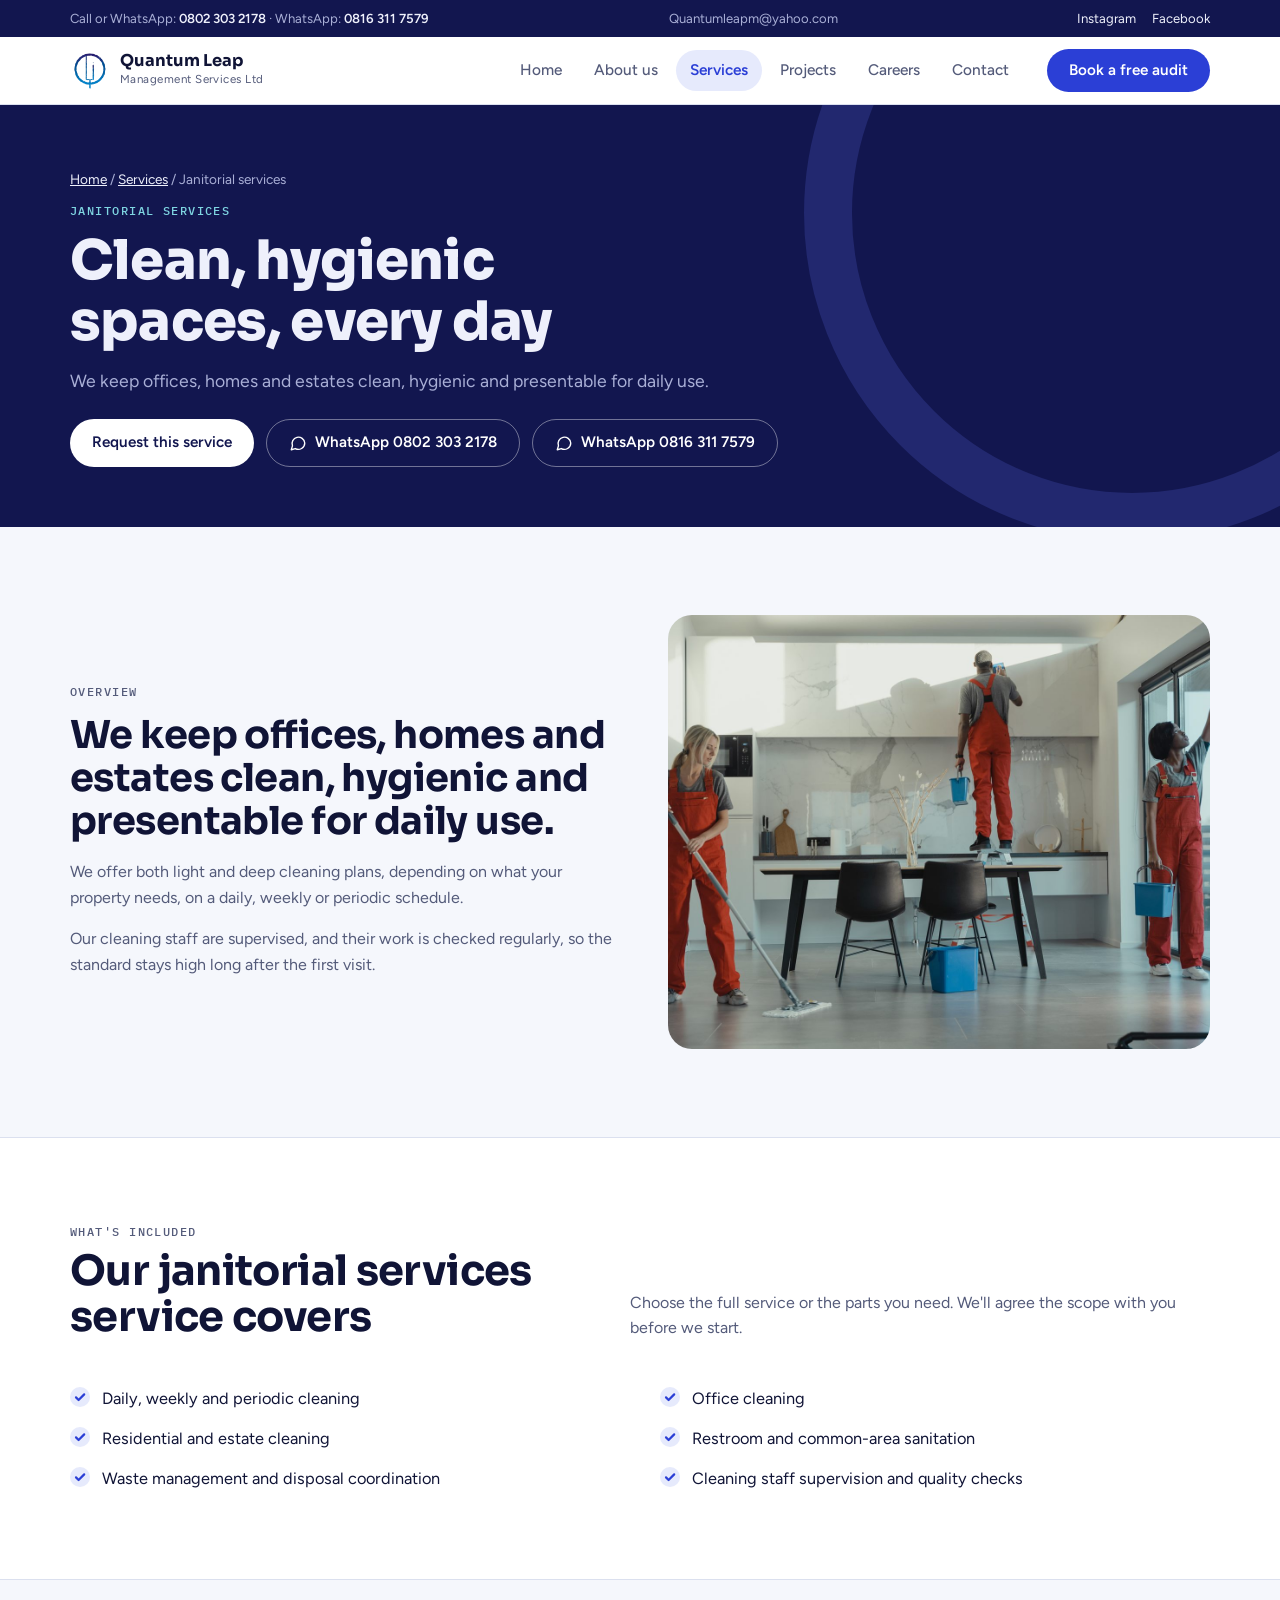
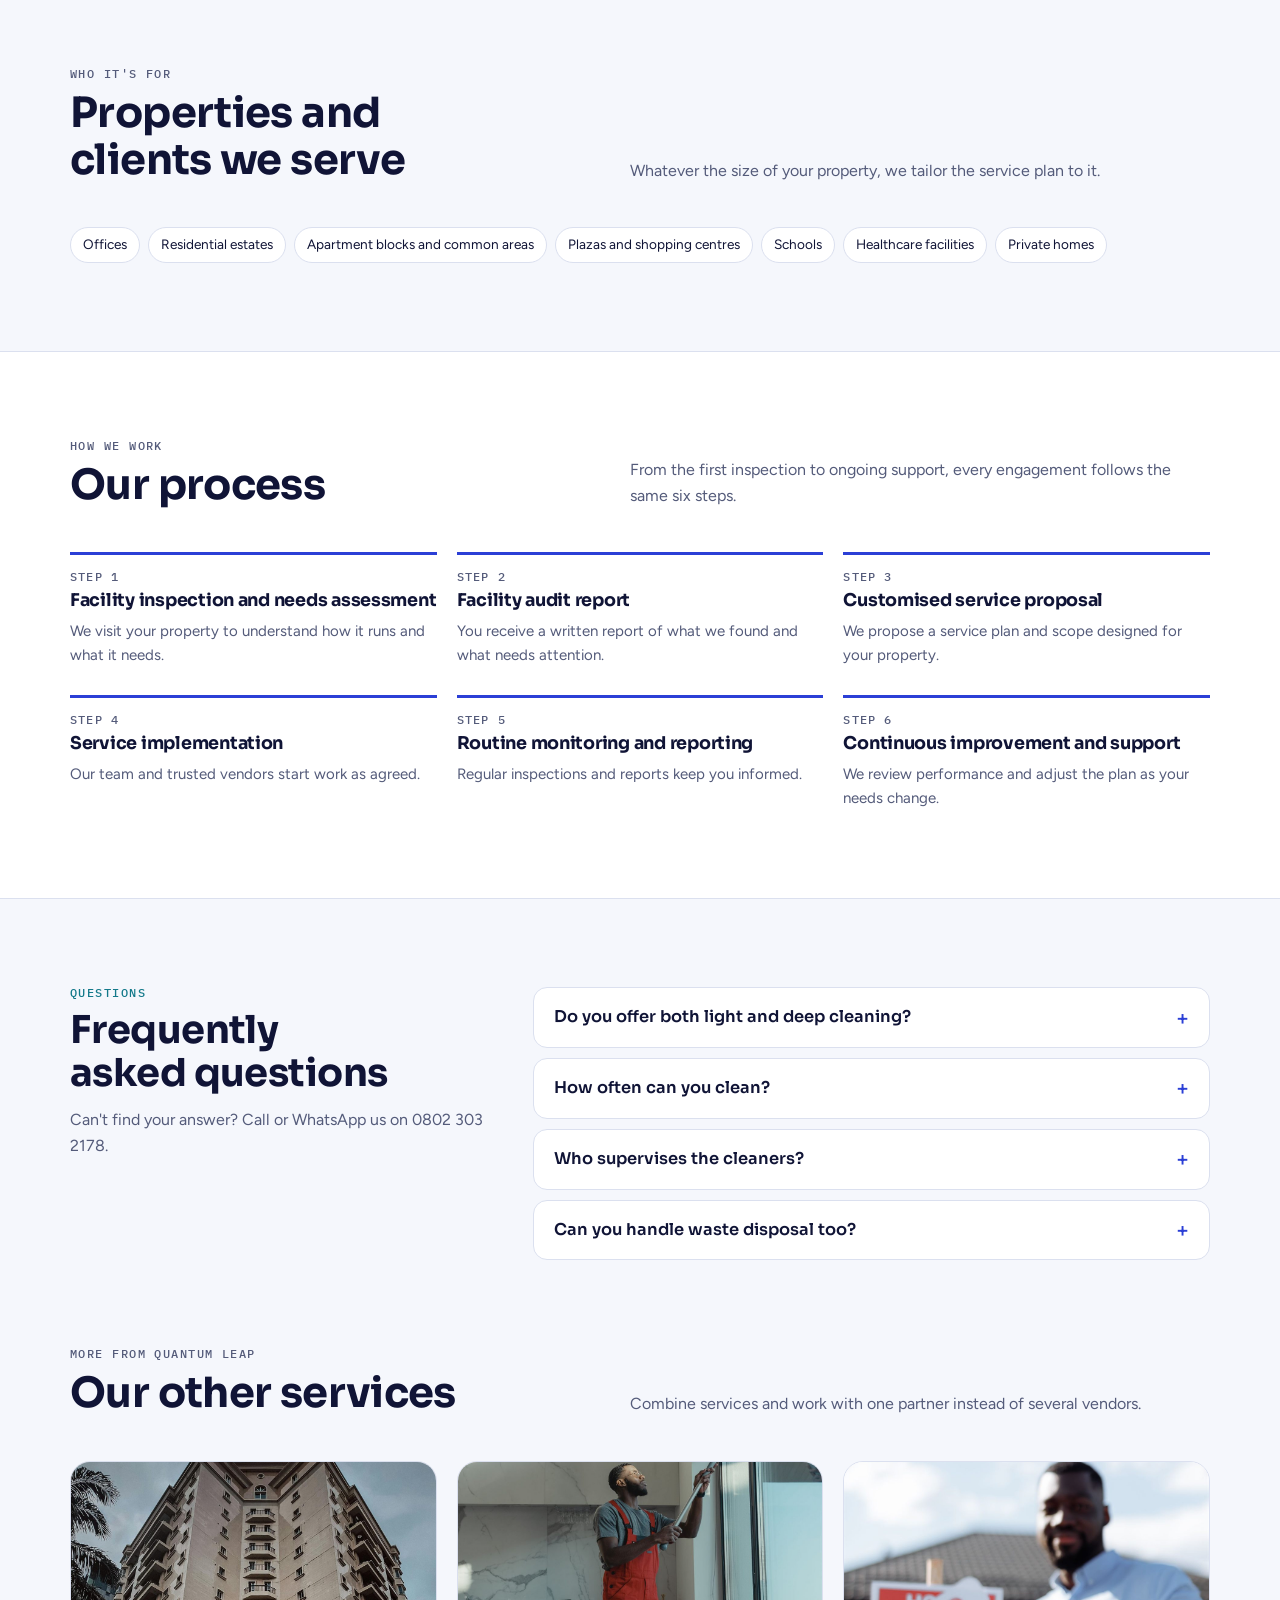
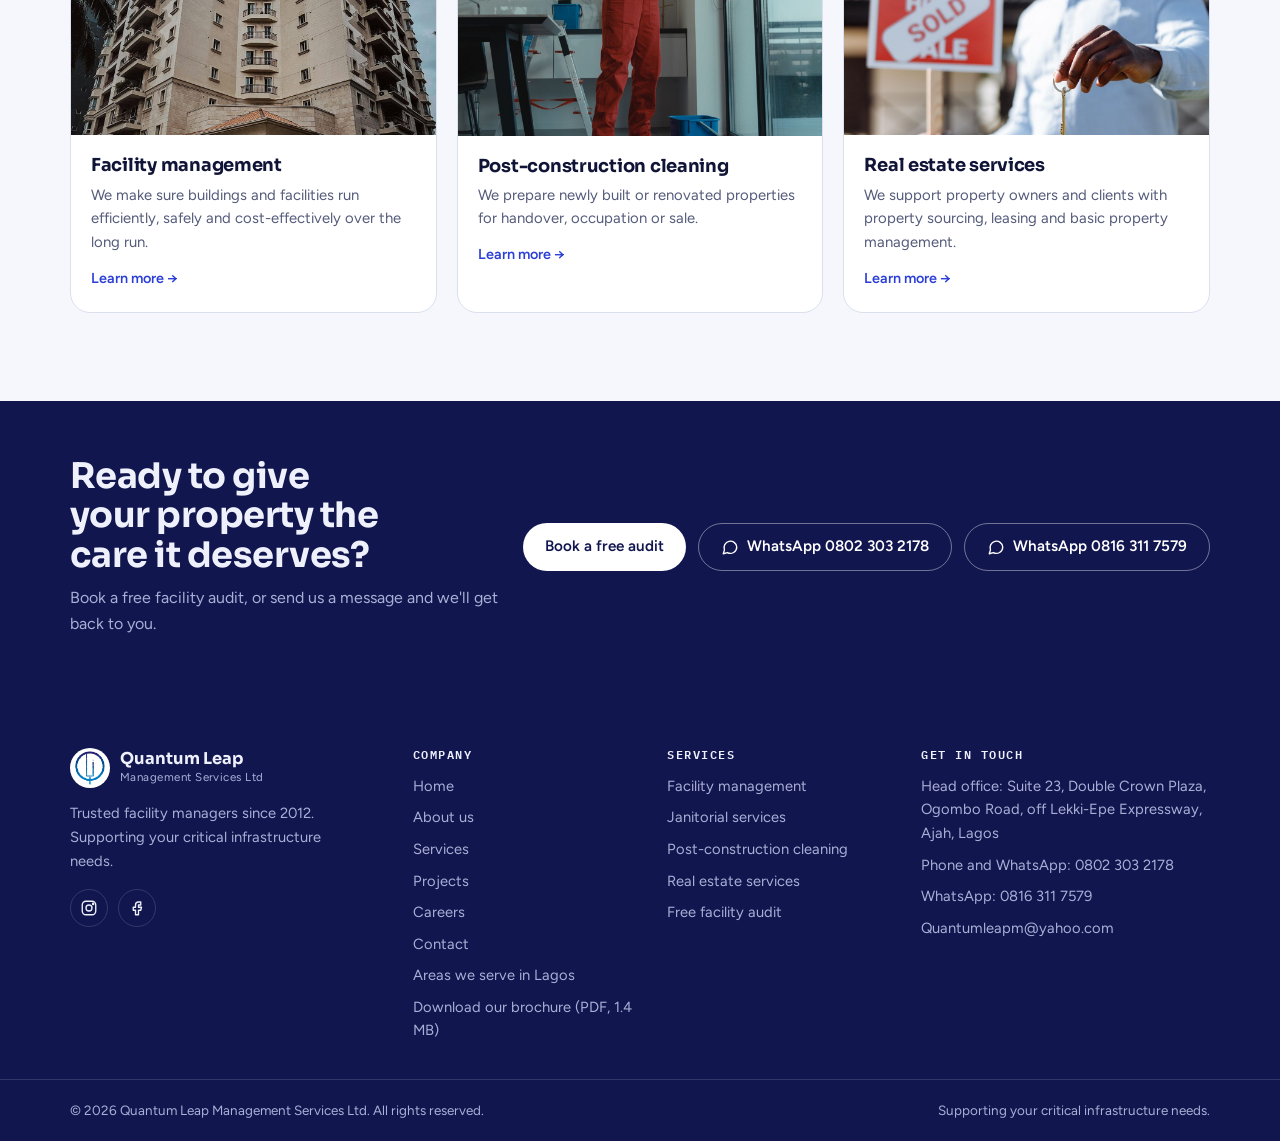
<file: site/janitorial-services.html>
<!doctype html>
<html lang="en">
<head>
<meta charset="utf-8">
<meta name="viewport" content="width=device-width, initial-scale=1, viewport-fit=cover">
<title>Janitorial and Cleaning Services | Quantum Leap Management Services</title>
<meta name="description" content="Office, residential and estate cleaning. Daily, weekly and periodic cleaning, restroom and common-area sanitation, and supervised cleaning staff.">
<link rel="canonical" href="https://www.quantumleapmgt.workers.dev/janitorial-services">
<meta name="theme-color" content="#12164f">
<meta property="og:type" content="website">
<meta property="og:site_name" content="Quantum Leap Management Services">
<meta property="og:locale" content="en_NG">
<meta property="og:title" content="Janitorial and Cleaning Services | Quantum Leap Management Services">
<meta property="og:description" content="Office, residential and estate cleaning. Daily, weekly and periodic cleaning, restroom and common-area sanitation, and supervised cleaning staff.">
<meta property="og:url" content="https://www.quantumleapmgt.workers.dev/janitorial-services">
<meta property="og:image" content="https://www.quantumleapmgt.workers.dev/img/og-image.jpg">
<meta property="og:image:width" content="1200">
<meta property="og:image:height" content="630">
<meta property="og:image:alt" content="Quantum Leap Management Services: facility management and cleaning services">
<meta name="twitter:card" content="summary_large_image">
<meta name="twitter:title" content="Janitorial and Cleaning Services | Quantum Leap Management Services">
<meta name="twitter:description" content="Office, residential and estate cleaning. Daily, weekly and periodic cleaning, restroom and common-area sanitation, and supervised cleaning staff.">
<meta name="twitter:image" content="https://www.quantumleapmgt.workers.dev/img/og-image.jpg">
<script type="application/ld+json">
{
 "@context": "https://schema.org",
 "@graph": [
  {
   "@type": "ProfessionalService",
   "@id": "https://www.quantumleapmgt.workers.dev/#business",
   "name": "Quantum Leap Management Services Ltd",
   "url": "https://www.quantumleapmgt.workers.dev/"
  },
  {
   "@type": "BreadcrumbList",
   "itemListElement": [
    {
     "@type": "ListItem",
     "position": 1,
     "name": "Home",
     "item": "https://www.quantumleapmgt.workers.dev/"
    },
    {
     "@type": "ListItem",
     "position": 2,
     "name": "Services",
     "item": "https://www.quantumleapmgt.workers.dev/services"
    },
    {
     "@type": "ListItem",
     "position": 3,
     "name": "Janitorial services",
     "item": "https://www.quantumleapmgt.workers.dev/janitorial-services"
    }
   ]
  },
  {
   "@type": "Service",
   "name": "Janitorial services",
   "serviceType": "Janitorial services",
   "description": "Office, residential and estate cleaning. Daily, weekly and periodic cleaning, restroom and common-area sanitation, and supervised cleaning staff.",
   "url": "https://www.quantumleapmgt.workers.dev/janitorial-services",
   "provider": {
    "@id": "https://www.quantumleapmgt.workers.dev/#business"
   }
  },
  {
   "@type": "FAQPage",
   "mainEntity": [
    {
     "@type": "Question",
     "name": "Do you offer both light and deep cleaning?",
     "acceptedAnswer": {
      "@type": "Answer",
      "text": "Yes. We have light cleaning plans for routine upkeep and deep cleaning plans for a thorough clean, depending on your property's needs."
     }
    },
    {
     "@type": "Question",
     "name": "How often can you clean?",
     "acceptedAnswer": {
      "@type": "Answer",
      "text": "We clean daily, weekly or periodically. We'll recommend a schedule based on how your space is used."
     }
    },
    {
     "@type": "Question",
     "name": "Who supervises the cleaners?",
     "acceptedAnswer": {
      "@type": "Answer",
      "text": "Our team supervises the cleaning staff and carries out regular quality checks."
     }
    },
    {
     "@type": "Question",
     "name": "Can you handle waste disposal too?",
     "acceptedAnswer": {
      "@type": "Answer",
      "text": "Yes. We coordinate waste management and disposal as part of the service."
     }
    }
   ]
  }
 ]
}
</script>
<link rel="preconnect" href="https://fonts.googleapis.com">
<link rel="preconnect" href="https://fonts.gstatic.com" crossorigin>
<link rel="stylesheet" href="https://fonts.googleapis.com/css2?family=Sora:wght@400;600;700;800&family=Figtree:ital,wght@0,400;0,500;0,600;1,500&family=IBM+Plex+Mono:wght@400;500&display=swap">
<link rel="stylesheet" href="styles.css">
<link rel="icon" type="image/png" sizes="32x32" href="img/favicon-32.png">
<link rel="apple-touch-icon" href="img/apple-touch-icon.png">
</head>
<body>
<div class="strip"><div class="wrap">
  <span>Call or WhatsApp: <b>0802 303 2178</b><span class="hide-sm"> · WhatsApp: <b>0816 311 7579</b></span></span>
  <span class="hide-sm">Quantumleapm@yahoo.com</span>
  <span class="socials-mini"><a href="https://www.instagram.com/quantum.leap.management/" target="_blank" rel="noopener">Instagram</a><a href="https://www.facebook.com/quantumleapmgtservices/" target="_blank" rel="noopener">Facebook</a></span>
</div></div>
<header class="site"><div class="wrap">
  <a class="brand" href="index.html" aria-label="Quantum Leap Management Services, home"><img class="logo-mark" src="img/logo.png" width="40" height="40" alt=""><span><b>Quantum Leap</b><small>Management Services Ltd</small></span></a>
  <button class="menu-btn" type="button" aria-label="Open menu" aria-expanded="false" aria-controls="mainnav"><svg width="22" height="22" viewBox="0 0 24 24" fill="none" stroke="currentColor" stroke-width="1.8" stroke-linecap="round" stroke-linejoin="round" aria-hidden="true"><path d="M4 7h16M4 12h16M4 17h16"/></svg></button>
  <nav class="main" id="mainnav" aria-label="Main"><a href="index.html">Home</a><a href="about.html">About us</a><a href="services.html" aria-current="page">Services</a><a href="projects.html">Projects</a><a href="careers.html">Careers</a><a href="contact.html">Contact</a><a class="btn btn-primary" href="contact.html#audit">Book a free audit</a></nav>
  <a class="btn btn-primary cta" href="contact.html#audit">Book a free audit</a>
</div></header>
<main>
<section class="page-hero"><div class="wrap">
  <p class="crumbs"><a href="index.html">Home</a> / <a href="services.html">Services</a> / Janitorial services</p>
  <p class="eyebrow">Janitorial services</p>
  <h1>Clean, hygienic spaces, every day</h1>
  <p class="lede">We keep offices, homes and estates clean, hygienic and presentable for daily use.</p>
  <div class="ctas"><a class="btn btn-light" href="contact.html#janitorial">Request this service</a><a class="btn btn-outline-light" href="https://wa.me/2348023032178" target="_blank" rel="noopener" aria-label="Chat on WhatsApp: 0802 303 2178"><svg width="18" height="18" viewBox="0 0 24 24" fill="none" stroke="currentColor" stroke-width="1.8" stroke-linecap="round" stroke-linejoin="round" aria-hidden="true"><path d="M21 12a8.5 8.5 0 0 1-12.6 7.4L3 21l1.6-5.2A8.5 8.5 0 1 1 21 12z"/></svg>WhatsApp 0802 303 2178</a><a class="btn btn-outline-light" href="https://wa.me/2348163117579" target="_blank" rel="noopener" aria-label="Chat on WhatsApp: 0816 311 7579"><svg width="18" height="18" viewBox="0 0 24 24" fill="none" stroke="currentColor" stroke-width="1.8" stroke-linecap="round" stroke-linejoin="round" aria-hidden="true"><path d="M21 12a8.5 8.5 0 0 1-12.6 7.4L3 21l1.6-5.2A8.5 8.5 0 1 1 21 12z"/></svg>WhatsApp 0816 311 7579</a></div>
</div></section>

<section class="block"><div class="wrap split">
  <div class="copy">
    <p class="eyebrow">Overview</p>
    <h2>We keep offices, homes and estates clean, hygienic and presentable for daily use.</h2>
    <p>We offer both light and deep cleaning plans, depending on what your property needs, on a daily, weekly or periodic schedule.</p><p>Our cleaning staff are supervised, and their work is checked regularly, so the standard stays high long after the first visit.</p>
  </div>
  <div class="media"><img src="img/janitorial.jpg" alt="Cleaning crew mopping, wiping and washing windows in a modern kitchen"></div>
</div></section>

<section class="block alt"><div class="wrap">
  <div class="sec-head">
    <div><p class="eyebrow">What's included</p><h2>Our janitorial services service covers</h2></div>
    <p>Choose the full service or the parts you need. We'll agree the scope with you before we start.</p>
  </div>
  <ul class="ticks included"><li>Daily, weekly and periodic cleaning</li><li>Office cleaning</li><li>Residential and estate cleaning</li><li>Restroom and common-area sanitation</li><li>Waste management and disposal coordination</li><li>Cleaning staff supervision and quality checks</li></ul>
</div></section>

<section class="block"><div class="wrap">
  <div class="sec-head">
    <div><p class="eyebrow">Who it's for</p><h2>Properties and clients we serve</h2></div>
    <p>Whatever the size of your property, we tailor the service plan to it.</p>
  </div>
  <div class="chips"><span>Offices</span><span>Residential estates</span><span>Apartment blocks and common areas</span><span>Plazas and shopping centres</span><span>Schools</span><span>Healthcare facilities</span><span>Private homes</span></div>
</div></section>

<section class="block alt"><div class="wrap">
  <div class="sec-head">
    <div><p class="eyebrow">How we work</p><h2>Our process</h2></div>
    <p>From the first inspection to ongoing support, every engagement follows the same six steps.</p>
  </div>
  <div class="steps six">
    <div class="step"><h3>Facility inspection and needs assessment</h3><p>We visit your property to understand how it runs and what it needs.</p></div>
    <div class="step"><h3>Facility audit report</h3><p>You receive a written report of what we found and what needs attention.</p></div>
    <div class="step"><h3>Customised service proposal</h3><p>We propose a service plan and scope designed for your property.</p></div>
    <div class="step"><h3>Service implementation</h3><p>Our team and trusted vendors start work as agreed.</p></div>
    <div class="step"><h3>Routine monitoring and reporting</h3><p>Regular inspections and reports keep you informed.</p></div>
    <div class="step"><h3>Continuous improvement and support</h3><p>We review performance and adjust the plan as your needs change.</p></div>
  </div>
</div></section>

<section class="block"><div class="wrap faq-wrap">
  <div><p class="eyebrow">Questions</p><h2>Frequently asked questions</h2><p class="muted" style="margin-top:12px">Can't find your answer? Call or WhatsApp us on 0802 303 2178.</p></div>
  <div class="faq"><details class="faq-item"><summary>Do you offer both light and deep cleaning?</summary><p>Yes. We have light cleaning plans for routine upkeep and deep cleaning plans for a thorough clean, depending on your property's needs.</p></details><details class="faq-item"><summary>How often can you clean?</summary><p>We clean daily, weekly or periodically. We'll recommend a schedule based on how your space is used.</p></details><details class="faq-item"><summary>Who supervises the cleaners?</summary><p>Our team supervises the cleaning staff and carries out regular quality checks.</p></details><details class="faq-item"><summary>Can you handle waste disposal too?</summary><p>Yes. We coordinate waste management and disposal as part of the service.</p></details></div>
</div></section>

<section class="block tight"><div class="wrap">
  <div class="sec-head"><div><p class="eyebrow">More from Quantum Leap</p><h2>Our other services</h2></div><p>Combine services and work with one partner instead of several vendors.</p></div>
  <div class="svc-grid three"><a class="svc-card" href="facility-management.html"><img src="img/facility.jpg" alt="Residential high-rise apartment building" loading="lazy"><div class="body"><h3>Facility management</h3><p>We make sure buildings and facilities run efficiently, safely and cost-effectively over the long run.</p><span class="more arrow">Learn more </span></div></a><a class="svc-card" href="post-construction-cleaning.html"><img src="img/post-construction.jpg" alt="Cleaner in overalls washing the windows of a newly finished home" loading="lazy"><div class="body"><h3>Post-construction cleaning</h3><p>We prepare newly built or renovated properties for handover, occupation or sale.</p><span class="more arrow">Learn more </span></div></a><a class="svc-card" href="real-estate-services.html"><img src="img/real-estate.jpg" alt="Real estate agent holding house keys and a SOLD sign" loading="lazy"><div class="body"><h3>Real estate services</h3><p>We support property owners and clients with property sourcing, leasing and basic property management.</p><span class="more arrow">Learn more </span></div></a></div>
</div></section>
</main>
<section class="cta-band"><div class="wrap">
  <div><h2>Ready to give your property the care it deserves?</h2><p>Book a free facility audit, or send us a message and we'll get back to you.</p></div>
  <div class="ctas"><a class="btn btn-light" href="contact.html#audit">Book a free audit</a><a class="btn btn-outline-light" href="https://wa.me/2348023032178" target="_blank" rel="noopener" aria-label="Chat on WhatsApp: 0802 303 2178"><svg width="18" height="18" viewBox="0 0 24 24" fill="none" stroke="currentColor" stroke-width="1.8" stroke-linecap="round" stroke-linejoin="round" aria-hidden="true"><path d="M21 12a8.5 8.5 0 0 1-12.6 7.4L3 21l1.6-5.2A8.5 8.5 0 1 1 21 12z"/></svg>WhatsApp 0802 303 2178</a><a class="btn btn-outline-light" href="https://wa.me/2348163117579" target="_blank" rel="noopener" aria-label="Chat on WhatsApp: 0816 311 7579"><svg width="18" height="18" viewBox="0 0 24 24" fill="none" stroke="currentColor" stroke-width="1.8" stroke-linecap="round" stroke-linejoin="round" aria-hidden="true"><path d="M21 12a8.5 8.5 0 0 1-12.6 7.4L3 21l1.6-5.2A8.5 8.5 0 1 1 21 12z"/></svg>WhatsApp 0816 311 7579</a></div>
</div></section>
<footer class="site">
  <div class="wrap cols">
    <div class="about-f">
      <a class="brand" href="index.html"><img class="logo-mark" src="img/logo.png" width="40" height="40" alt=""><span><b>Quantum Leap</b><small>Management Services Ltd</small></span></a>
      <p>Trusted facility managers since 2012. Supporting your critical infrastructure needs.</p>
      <div class="social"><a href="https://www.instagram.com/quantum.leap.management/" target="_blank" rel="noopener" aria-label="Instagram"><svg width="18" height="18" viewBox="0 0 24 24" fill="none" stroke="currentColor" stroke-width="1.8" stroke-linecap="round" stroke-linejoin="round" aria-hidden="true"><rect x="3" y="3" width="18" height="18" rx="5"/><circle cx="12" cy="12" r="4"/><circle cx="17.5" cy="6.5" r=".8" fill="currentColor"/></svg></a><a href="https://www.facebook.com/quantumleapmgtservices/" target="_blank" rel="noopener" aria-label="Facebook"><svg width="18" height="18" viewBox="0 0 24 24" fill="none" stroke="currentColor" stroke-width="1.8" stroke-linecap="round" stroke-linejoin="round" aria-hidden="true"><path d="M14 8h3V4h-3a4 4 0 0 0-4 4v3H7v4h3v6h4v-6h3l1-4h-4V8z"/></svg></a></div>
    </div>
    <div><h3>Company</h3><ul><li><a href="index.html">Home</a></li><li><a href="about.html">About us</a></li><li><a href="services.html">Services</a></li><li><a href="projects.html">Projects</a></li><li><a href="careers.html">Careers</a></li><li><a href="contact.html">Contact</a></li><li><a href="lagos.html">Areas we serve in Lagos</a></li><li><a href="downloads/Quantum-Leap-Brochure-2026.pdf" download>Download our brochure (PDF, 1.4 MB)</a></li></ul></div>
    <div><h3>Services</h3><ul><li><a href="facility-management.html">Facility management</a></li><li><a href="janitorial-services.html">Janitorial services</a></li><li><a href="post-construction-cleaning.html">Post-construction cleaning</a></li><li><a href="real-estate-services.html">Real estate services</a></li><li><a href="services.html#audit">Free facility audit</a></li></ul></div>
    <div><h3>Get in touch</h3><ul><li>Head office: Suite 23, Double Crown Plaza, Ogombo Road, off Lekki-Epe Expressway, Ajah, Lagos</li><li>Phone and WhatsApp: 0802 303 2178</li><li>WhatsApp: 0816 311 7579</li><li>Quantumleapm@yahoo.com</li></ul></div>
  </div>
  <div class="bottom"><div class="wrap"><span>© <span id="year">2026</span> Quantum Leap Management Services Ltd. All rights reserved.</span><span>Supporting your critical infrastructure needs.</span></div></div>
</footer>
<script src="site.js"></script>
</body>
</html>
</file>
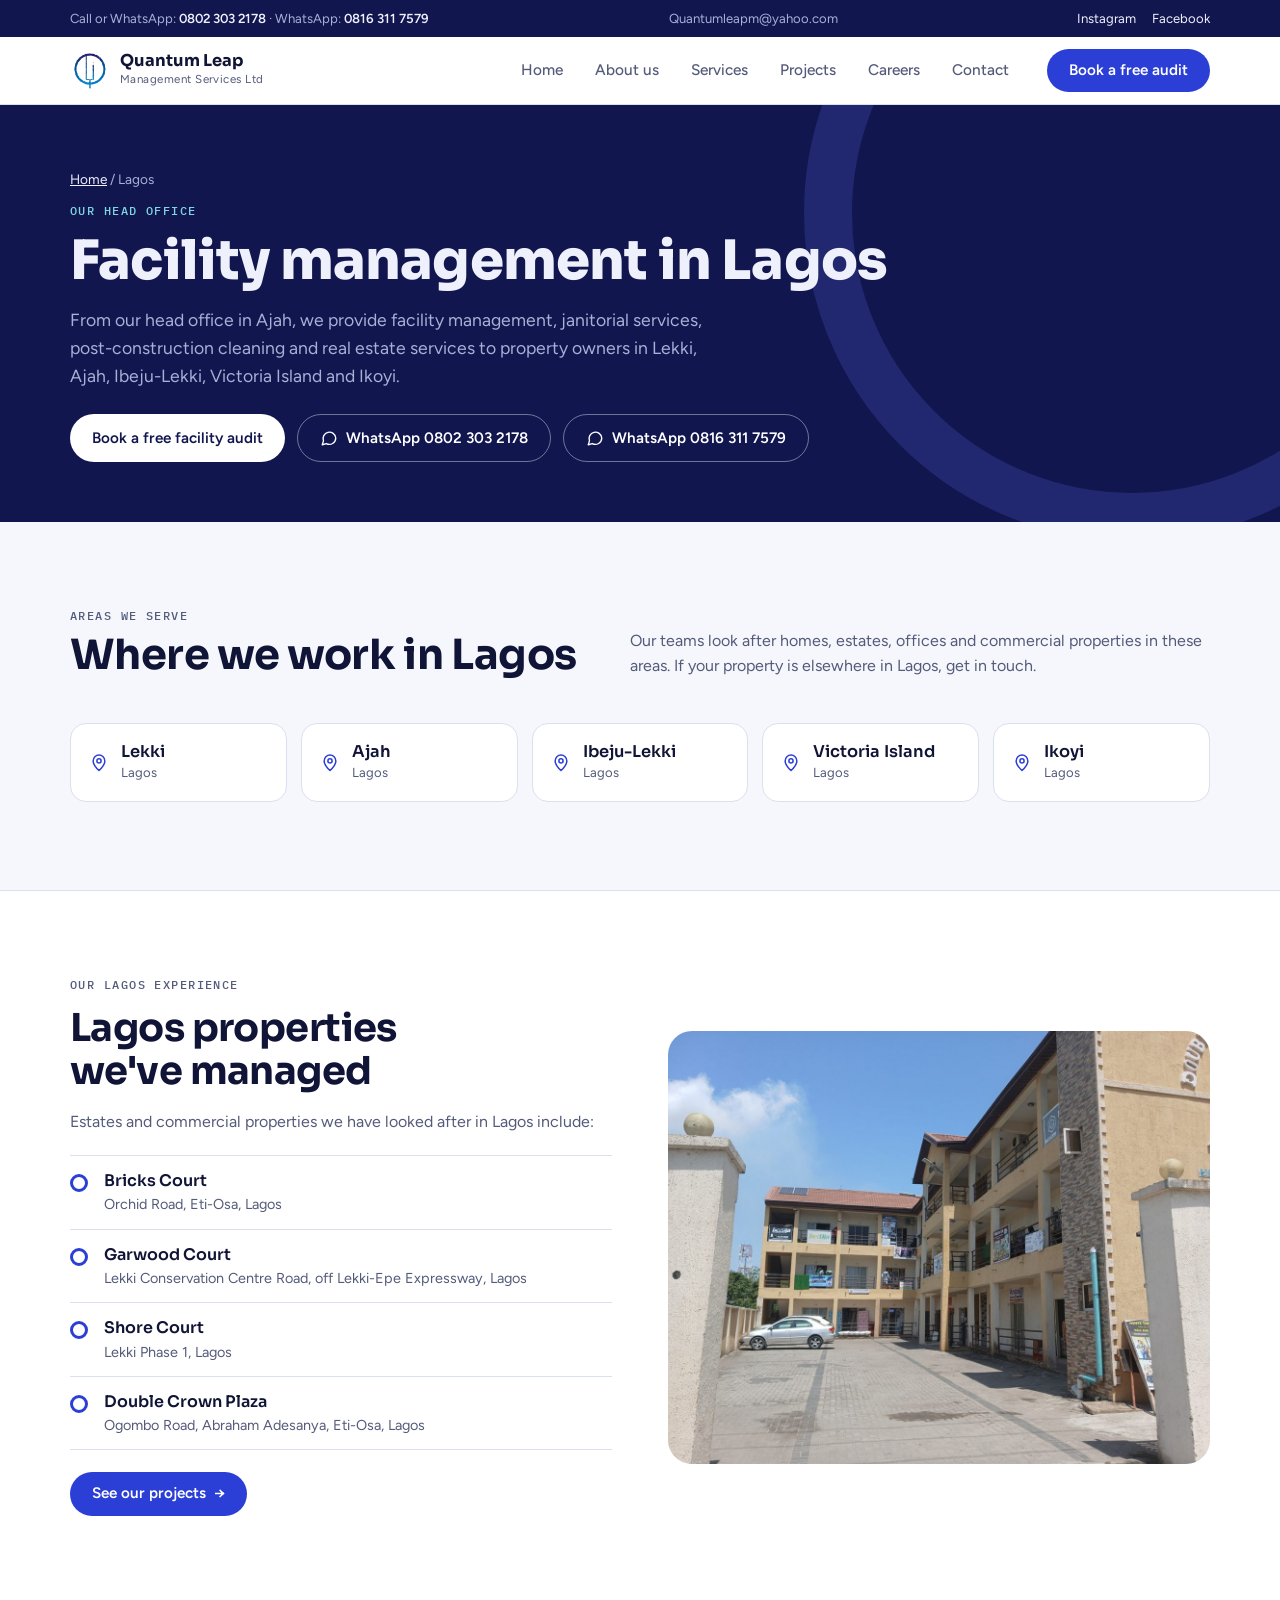
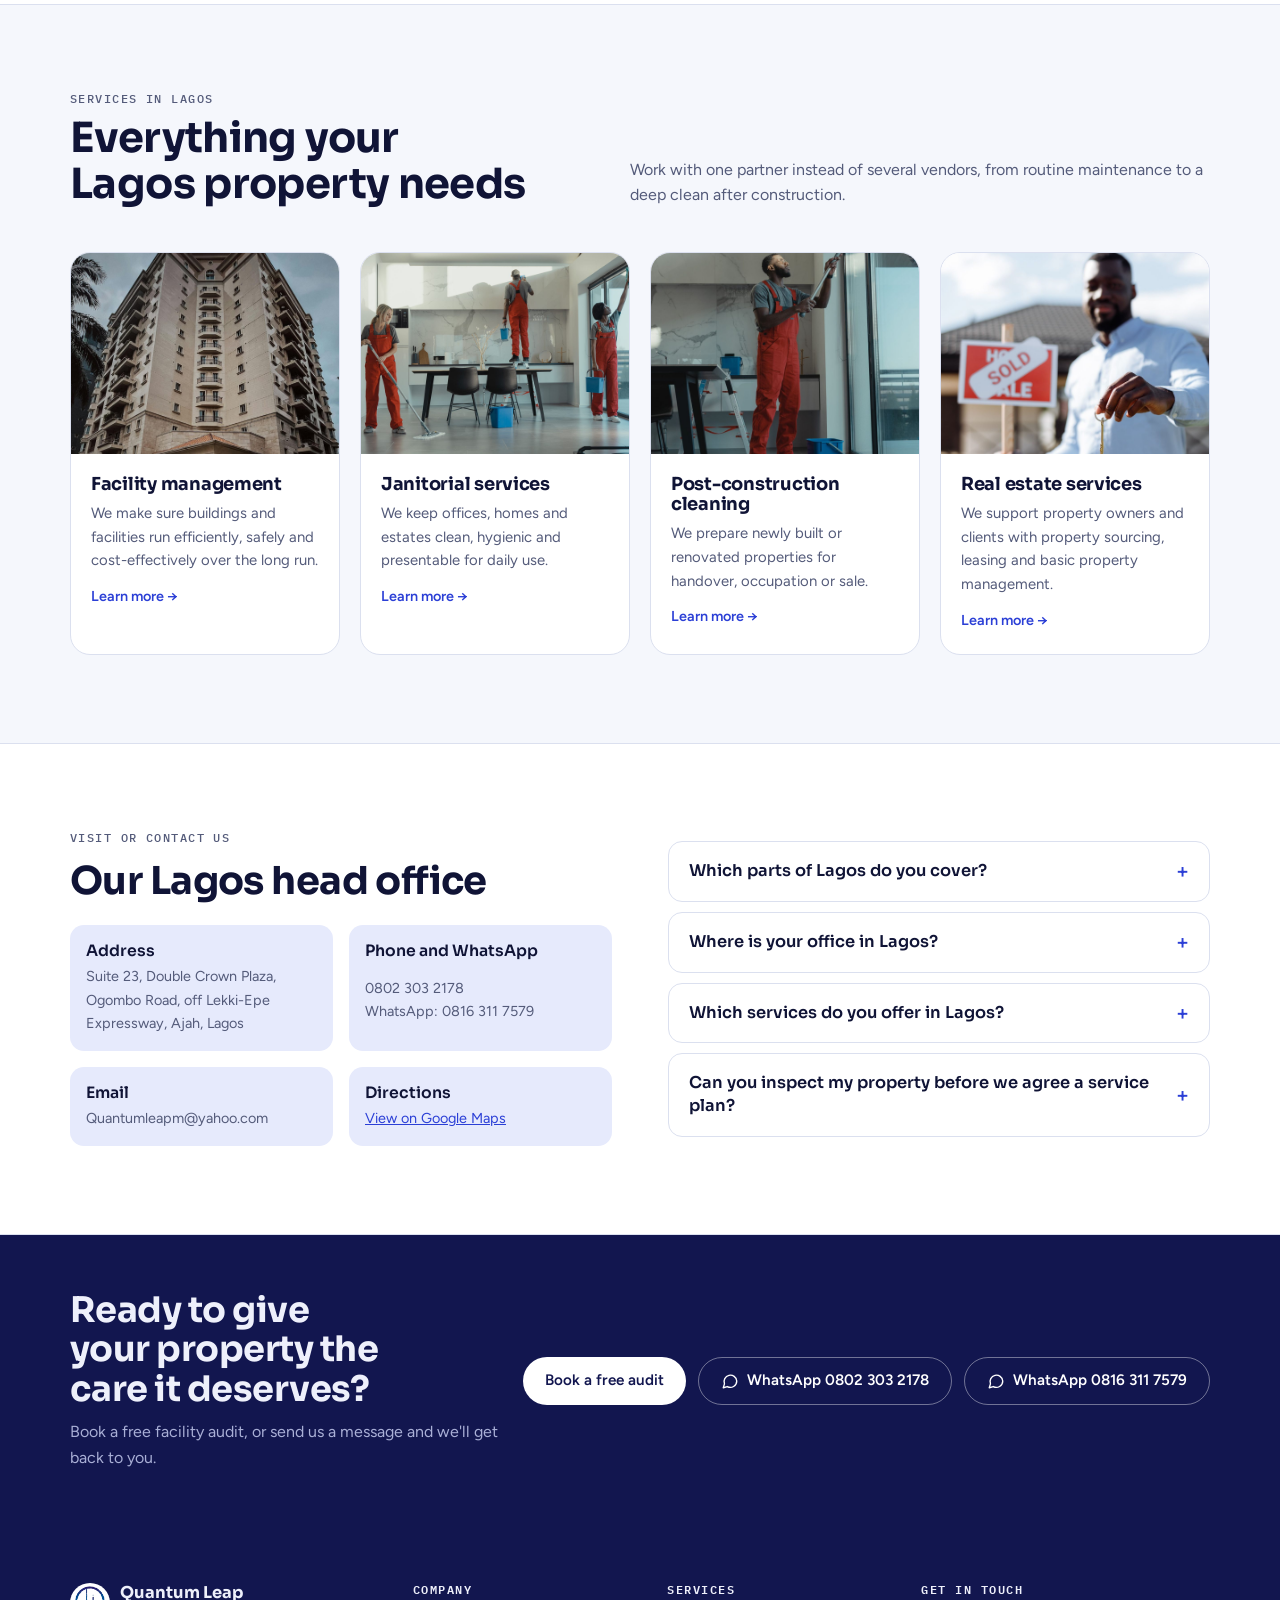
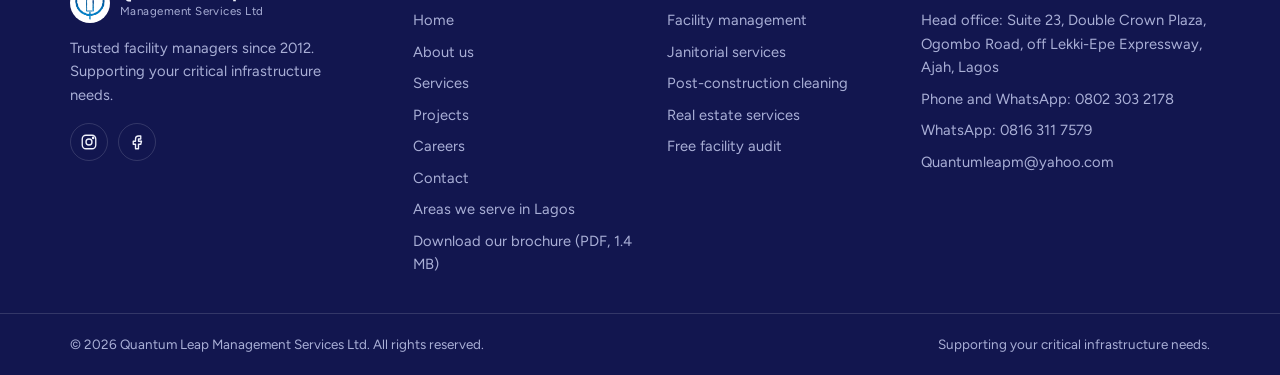
<file: site/lagos.html>
<!doctype html>
<html lang="en">
<head>
<meta charset="utf-8">
<meta name="viewport" content="width=device-width, initial-scale=1, viewport-fit=cover">
<title>Facility Management in Lagos | Quantum Leap Management Services</title>
<meta name="description" content="Facility management, janitorial, post-construction cleaning and real estate services in Lekki, Ajah, Ibeju-Lekki, Victoria Island and Ikoyi, Lagos. Head office in Ajah. Book a free facility audit.">
<link rel="canonical" href="https://www.quantumleapmgt.workers.dev/lagos">
<meta name="theme-color" content="#12164f">
<meta property="og:type" content="website">
<meta property="og:site_name" content="Quantum Leap Management Services">
<meta property="og:locale" content="en_NG">
<meta property="og:title" content="Facility Management in Lagos | Quantum Leap Management Services">
<meta property="og:description" content="Facility management, janitorial, post-construction cleaning and real estate services in Lekki, Ajah, Ibeju-Lekki, Victoria Island and Ikoyi, Lagos. Head office in Ajah. Book a free facility audit.">
<meta property="og:url" content="https://www.quantumleapmgt.workers.dev/lagos">
<meta property="og:image" content="https://www.quantumleapmgt.workers.dev/img/og-image.jpg">
<meta property="og:image:width" content="1200">
<meta property="og:image:height" content="630">
<meta property="og:image:alt" content="Quantum Leap Management Services: facility management and cleaning services">
<meta name="twitter:card" content="summary_large_image">
<meta name="twitter:title" content="Facility Management in Lagos | Quantum Leap Management Services">
<meta name="twitter:description" content="Facility management, janitorial, post-construction cleaning and real estate services in Lekki, Ajah, Ibeju-Lekki, Victoria Island and Ikoyi, Lagos. Head office in Ajah. Book a free facility audit.">
<meta name="twitter:image" content="https://www.quantumleapmgt.workers.dev/img/og-image.jpg">
<script type="application/ld+json">
{
 "@context": "https://schema.org",
 "@graph": [
  {
   "@type": "ProfessionalService",
   "@id": "https://www.quantumleapmgt.workers.dev/#business",
   "name": "Quantum Leap Management Services Ltd",
   "alternateName": "Quantum Leap Management Services",
   "description": "Integrated facility management, real estate and property solutions company.",
   "slogan": "Supporting your critical infrastructure needs.",
   "url": "https://www.quantumleapmgt.workers.dev/",
   "logo": "https://www.quantumleapmgt.workers.dev/img/logo.png",
   "image": [
    "https://www.quantumleapmgt.workers.dev/img/og-image.jpg",
    "https://www.quantumleapmgt.workers.dev/img/double-crown-plaza.jpg"
   ],
   "telephone": "+2348023032178",
   "email": "Quantumleapm@yahoo.com",
   "address": {
    "@type": "PostalAddress",
    "streetAddress": "Suite 23, Double Crown Plaza, Ogombo Road, off Lekki-Epe Expressway",
    "addressLocality": "Ajah",
    "addressRegion": "Lagos",
    "addressCountry": "NG"
   },
   "areaServed": [
    {
     "@type": "City",
     "name": "Lagos",
     "address": {
      "@type": "PostalAddress",
      "addressRegion": "Lagos",
      "addressCountry": "NG"
     }
    },
    {
     "@type": "Place",
     "name": "Lekki, Lagos"
    },
    {
     "@type": "Place",
     "name": "Ajah, Lagos"
    },
    {
     "@type": "Place",
     "name": "Ibeju-Lekki, Lagos"
    },
    {
     "@type": "Place",
     "name": "Victoria Island, Lagos"
    },
    {
     "@type": "Place",
     "name": "Ikoyi, Lagos"
    }
   ],
   "sameAs": [
    "https://www.instagram.com/quantum.leap.management/",
    "https://www.facebook.com/quantumleapmgtservices/"
   ],
   "hasOfferCatalog": {
    "@type": "OfferCatalog",
    "name": "Services",
    "itemListElement": [
     {
      "@type": "Offer",
      "itemOffered": {
       "@type": "Service",
       "name": "Facility management",
       "url": "https://www.quantumleapmgt.workers.dev/facility-management"
      }
     },
     {
      "@type": "Offer",
      "itemOffered": {
       "@type": "Service",
       "name": "Janitorial services",
       "url": "https://www.quantumleapmgt.workers.dev/janitorial-services"
      }
     },
     {
      "@type": "Offer",
      "itemOffered": {
       "@type": "Service",
       "name": "Post-construction cleaning",
       "url": "https://www.quantumleapmgt.workers.dev/post-construction-cleaning"
      }
     },
     {
      "@type": "Offer",
      "itemOffered": {
       "@type": "Service",
       "name": "Real estate services",
       "url": "https://www.quantumleapmgt.workers.dev/real-estate-services"
      }
     }
    ]
   }
  },
  {
   "@type": "BreadcrumbList",
   "itemListElement": [
    {
     "@type": "ListItem",
     "position": 1,
     "name": "Home",
     "item": "https://www.quantumleapmgt.workers.dev/"
    },
    {
     "@type": "ListItem",
     "position": 2,
     "name": "Lagos",
     "item": "https://www.quantumleapmgt.workers.dev/lagos"
    }
   ]
  },
  {
   "@type": "FAQPage",
   "mainEntity": [
    {
     "@type": "Question",
     "name": "Which parts of Lagos do you cover?",
     "acceptedAnswer": {
      "@type": "Answer",
      "text": "We serve Lekki, Ajah, Ibeju-Lekki, Victoria Island and Ikoyi. If your property is elsewhere in Lagos, contact us and we'll let you know how we can help."
     }
    },
    {
     "@type": "Question",
     "name": "Where is your office in Lagos?",
     "acceptedAnswer": {
      "@type": "Answer",
      "text": "Our head office is at Suite 23, Double Crown Plaza, Ogombo Road, off Lekki-Epe Expressway, Ajah, Lagos."
     }
    },
    {
     "@type": "Question",
     "name": "Which services do you offer in Lagos?",
     "acceptedAnswer": {
      "@type": "Answer",
      "text": "Facility management, janitorial services, post-construction cleaning and real estate services, either individually or combined under one service plan."
     }
    },
    {
     "@type": "Question",
     "name": "Can you inspect my property before we agree a service plan?",
     "acceptedAnswer": {
      "@type": "Answer",
      "text": "Yes. Book a free facility audit and we'll inspect your property, give you a report of what we find and propose a service plan."
     }
    }
   ]
  }
 ]
}
</script>
<link rel="preconnect" href="https://fonts.googleapis.com">
<link rel="preconnect" href="https://fonts.gstatic.com" crossorigin>
<link rel="stylesheet" href="https://fonts.googleapis.com/css2?family=Sora:wght@400;600;700;800&family=Figtree:ital,wght@0,400;0,500;0,600;1,500&family=IBM+Plex+Mono:wght@400;500&display=swap">
<link rel="stylesheet" href="styles.css">
<link rel="icon" type="image/png" sizes="32x32" href="img/favicon-32.png">
<link rel="apple-touch-icon" href="img/apple-touch-icon.png">
</head>
<body>
<div class="strip"><div class="wrap">
  <span>Call or WhatsApp: <b>0802 303 2178</b><span class="hide-sm"> · WhatsApp: <b>0816 311 7579</b></span></span>
  <span class="hide-sm">Quantumleapm@yahoo.com</span>
  <span class="socials-mini"><a href="https://www.instagram.com/quantum.leap.management/" target="_blank" rel="noopener">Instagram</a><a href="https://www.facebook.com/quantumleapmgtservices/" target="_blank" rel="noopener">Facebook</a></span>
</div></div>
<header class="site"><div class="wrap">
  <a class="brand" href="index.html" aria-label="Quantum Leap Management Services, home"><img class="logo-mark" src="img/logo.png" width="40" height="40" alt=""><span><b>Quantum Leap</b><small>Management Services Ltd</small></span></a>
  <button class="menu-btn" type="button" aria-label="Open menu" aria-expanded="false" aria-controls="mainnav"><svg width="22" height="22" viewBox="0 0 24 24" fill="none" stroke="currentColor" stroke-width="1.8" stroke-linecap="round" stroke-linejoin="round" aria-hidden="true"><path d="M4 7h16M4 12h16M4 17h16"/></svg></button>
  <nav class="main" id="mainnav" aria-label="Main"><a href="index.html">Home</a><a href="about.html">About us</a><a href="services.html">Services</a><a href="projects.html">Projects</a><a href="careers.html">Careers</a><a href="contact.html">Contact</a><a class="btn btn-primary" href="contact.html#audit">Book a free audit</a></nav>
  <a class="btn btn-primary cta" href="contact.html#audit">Book a free audit</a>
</div></header>
<main>
<section class="page-hero"><div class="wrap">
  <p class="crumbs"><a href="index.html">Home</a> / Lagos</p>
  <p class="eyebrow">Our head office</p>
  <h1>Facility management in Lagos</h1>
  <p class="lede">From our head office in Ajah, we provide facility management, janitorial services, post-construction cleaning and real estate services to property owners in Lekki, Ajah, Ibeju-Lekki, Victoria Island and Ikoyi.</p>
  <div class="ctas"><a class="btn btn-light" href="contact.html#audit">Book a free facility audit</a><a class="btn btn-outline-light" href="https://wa.me/2348023032178" target="_blank" rel="noopener" aria-label="Chat on WhatsApp: 0802 303 2178"><svg width="18" height="18" viewBox="0 0 24 24" fill="none" stroke="currentColor" stroke-width="1.8" stroke-linecap="round" stroke-linejoin="round" aria-hidden="true"><path d="M21 12a8.5 8.5 0 0 1-12.6 7.4L3 21l1.6-5.2A8.5 8.5 0 1 1 21 12z"/></svg>WhatsApp 0802 303 2178</a><a class="btn btn-outline-light" href="https://wa.me/2348163117579" target="_blank" rel="noopener" aria-label="Chat on WhatsApp: 0816 311 7579"><svg width="18" height="18" viewBox="0 0 24 24" fill="none" stroke="currentColor" stroke-width="1.8" stroke-linecap="round" stroke-linejoin="round" aria-hidden="true"><path d="M21 12a8.5 8.5 0 0 1-12.6 7.4L3 21l1.6-5.2A8.5 8.5 0 1 1 21 12z"/></svg>WhatsApp 0816 311 7579</a></div>
</div></section>

<section class="block"><div class="wrap">
  <div class="sec-head">
    <div><p class="eyebrow">Areas we serve</p><h2>Where we work in Lagos</h2></div>
    <p>Our teams look after homes, estates, offices and commercial properties in these areas. If your property is elsewhere in Lagos, get in touch.</p>
  </div>
  <div class="areas"><a class="area" href="https://www.google.com/maps/search/?api=1&amp;query=Lekki%2C%20Lagos" target="_blank" rel="noopener"><svg width="20" height="20" viewBox="0 0 24 24" fill="none" stroke="currentColor" stroke-width="1.8" stroke-linecap="round" stroke-linejoin="round" aria-hidden="true"><path d="M12 21s-7-6.2-7-11.5a7 7 0 0 1 14 0C19 14.8 12 21 12 21z"/><circle cx="12" cy="9.5" r="2.5"/></svg><span><b>Lekki</b><small>Lagos</small></span></a><a class="area" href="https://www.google.com/maps/search/?api=1&amp;query=Ajah%2C%20Lagos" target="_blank" rel="noopener"><svg width="20" height="20" viewBox="0 0 24 24" fill="none" stroke="currentColor" stroke-width="1.8" stroke-linecap="round" stroke-linejoin="round" aria-hidden="true"><path d="M12 21s-7-6.2-7-11.5a7 7 0 0 1 14 0C19 14.8 12 21 12 21z"/><circle cx="12" cy="9.5" r="2.5"/></svg><span><b>Ajah</b><small>Lagos</small></span></a><a class="area" href="https://www.google.com/maps/search/?api=1&amp;query=Ibeju-Lekki%2C%20Lagos" target="_blank" rel="noopener"><svg width="20" height="20" viewBox="0 0 24 24" fill="none" stroke="currentColor" stroke-width="1.8" stroke-linecap="round" stroke-linejoin="round" aria-hidden="true"><path d="M12 21s-7-6.2-7-11.5a7 7 0 0 1 14 0C19 14.8 12 21 12 21z"/><circle cx="12" cy="9.5" r="2.5"/></svg><span><b>Ibeju-Lekki</b><small>Lagos</small></span></a><a class="area" href="https://www.google.com/maps/search/?api=1&amp;query=Victoria%20Island%2C%20Lagos" target="_blank" rel="noopener"><svg width="20" height="20" viewBox="0 0 24 24" fill="none" stroke="currentColor" stroke-width="1.8" stroke-linecap="round" stroke-linejoin="round" aria-hidden="true"><path d="M12 21s-7-6.2-7-11.5a7 7 0 0 1 14 0C19 14.8 12 21 12 21z"/><circle cx="12" cy="9.5" r="2.5"/></svg><span><b>Victoria Island</b><small>Lagos</small></span></a><a class="area" href="https://www.google.com/maps/search/?api=1&amp;query=Ikoyi%2C%20Lagos" target="_blank" rel="noopener"><svg width="20" height="20" viewBox="0 0 24 24" fill="none" stroke="currentColor" stroke-width="1.8" stroke-linecap="round" stroke-linejoin="round" aria-hidden="true"><path d="M12 21s-7-6.2-7-11.5a7 7 0 0 1 14 0C19 14.8 12 21 12 21z"/><circle cx="12" cy="9.5" r="2.5"/></svg><span><b>Ikoyi</b><small>Lagos</small></span></a></div>
</div></section>

<section class="block alt"><div class="wrap split">
  <div class="copy">
    <p class="eyebrow">Our Lagos experience</p>
    <h2>Lagos properties we've managed</h2>
    <p>Estates and commercial properties we have looked after in Lagos include:</p>
    <ul class="props"><li><b>Bricks Court</b><span>Orchid Road, Eti-Osa, Lagos</span></li><li><b>Garwood Court</b><span>Lekki Conservation Centre Road, off Lekki-Epe Expressway, Lagos</span></li><li><b>Shore Court</b><span>Lekki Phase 1, Lagos</span></li><li><b>Double Crown Plaza</b><span>Ogombo Road, Abraham Adesanya, Eti-Osa, Lagos</span></li></ul>
    <a class="btn btn-primary arrow" href="projects.html">See our projects </a>
  </div>
  <div class="media"><img src="img/double-crown-plaza.jpg" alt="Double Crown Plaza on Ogombo Road, Ajah, Lagos" loading="lazy"></div>
</div></section>

<section class="block"><div class="wrap">
  <div class="sec-head">
    <div><p class="eyebrow">Services in Lagos</p><h2>Everything your Lagos property needs</h2></div>
    <p>Work with one partner instead of several vendors, from routine maintenance to a deep clean after construction.</p>
  </div>
  <div class="svc-grid"><a class="svc-card" href="facility-management.html"><img src="img/facility.jpg" alt="Residential high-rise apartment building" loading="lazy"><div class="body"><h3>Facility management</h3><p>We make sure buildings and facilities run efficiently, safely and cost-effectively over the long run.</p><span class="more arrow">Learn more </span></div></a><a class="svc-card" href="janitorial-services.html"><img src="img/janitorial.jpg" alt="Cleaning crew mopping, wiping and washing windows in a modern kitchen" loading="lazy"><div class="body"><h3>Janitorial services</h3><p>We keep offices, homes and estates clean, hygienic and presentable for daily use.</p><span class="more arrow">Learn more </span></div></a><a class="svc-card" href="post-construction-cleaning.html"><img src="img/post-construction.jpg" alt="Cleaner in overalls washing the windows of a newly finished home" loading="lazy"><div class="body"><h3>Post-construction cleaning</h3><p>We prepare newly built or renovated properties for handover, occupation or sale.</p><span class="more arrow">Learn more </span></div></a><a class="svc-card" href="real-estate-services.html"><img src="img/real-estate.jpg" alt="Real estate agent holding house keys and a SOLD sign" loading="lazy"><div class="body"><h3>Real estate services</h3><p>We support property owners and clients with property sourcing, leasing and basic property management.</p><span class="more arrow">Learn more </span></div></a></div>
</div></section>

<section class="block alt"><div class="wrap split">
  <div class="copy">
    <p class="eyebrow">Visit or contact us</p>
    <h2>Our Lagos head office</h2>
    <dl class="team-units">
      <div><dt>Address</dt><dd>Suite 23, Double Crown Plaza, Ogombo Road, off Lekki-Epe Expressway, Ajah, Lagos</dd></div>
      <div><dt>Phone and WhatsApp</dt><dd>0802 303 2178<br>WhatsApp: 0816 311 7579</dd></div>
      <div><dt>Email</dt><dd>Quantumleapm@yahoo.com</dd></div>
      <div><dt>Directions</dt><dd><a href="https://www.google.com/maps/search/?api=1&query=Double+Crown+Plaza+Ogombo+Road+Ajah+Lagos" target="_blank" rel="noopener">View on Google Maps</a></dd></div>
    </dl>
  </div>
  <div class="faq"><details class="faq-item"><summary>Which parts of Lagos do you cover?</summary><p>We serve Lekki, Ajah, Ibeju-Lekki, Victoria Island and Ikoyi. If your property is elsewhere in Lagos, contact us and we'll let you know how we can help.</p></details><details class="faq-item"><summary>Where is your office in Lagos?</summary><p>Our head office is at Suite 23, Double Crown Plaza, Ogombo Road, off Lekki-Epe Expressway, Ajah, Lagos.</p></details><details class="faq-item"><summary>Which services do you offer in Lagos?</summary><p>Facility management, janitorial services, post-construction cleaning and real estate services, either individually or combined under one service plan.</p></details><details class="faq-item"><summary>Can you inspect my property before we agree a service plan?</summary><p>Yes. Book a free facility audit and we'll inspect your property, give you a report of what we find and propose a service plan.</p></details></div>
</div></section>
</main>
<section class="cta-band"><div class="wrap">
  <div><h2>Ready to give your property the care it deserves?</h2><p>Book a free facility audit, or send us a message and we'll get back to you.</p></div>
  <div class="ctas"><a class="btn btn-light" href="contact.html#audit">Book a free audit</a><a class="btn btn-outline-light" href="https://wa.me/2348023032178" target="_blank" rel="noopener" aria-label="Chat on WhatsApp: 0802 303 2178"><svg width="18" height="18" viewBox="0 0 24 24" fill="none" stroke="currentColor" stroke-width="1.8" stroke-linecap="round" stroke-linejoin="round" aria-hidden="true"><path d="M21 12a8.5 8.5 0 0 1-12.6 7.4L3 21l1.6-5.2A8.5 8.5 0 1 1 21 12z"/></svg>WhatsApp 0802 303 2178</a><a class="btn btn-outline-light" href="https://wa.me/2348163117579" target="_blank" rel="noopener" aria-label="Chat on WhatsApp: 0816 311 7579"><svg width="18" height="18" viewBox="0 0 24 24" fill="none" stroke="currentColor" stroke-width="1.8" stroke-linecap="round" stroke-linejoin="round" aria-hidden="true"><path d="M21 12a8.5 8.5 0 0 1-12.6 7.4L3 21l1.6-5.2A8.5 8.5 0 1 1 21 12z"/></svg>WhatsApp 0816 311 7579</a></div>
</div></section>
<footer class="site">
  <div class="wrap cols">
    <div class="about-f">
      <a class="brand" href="index.html"><img class="logo-mark" src="img/logo.png" width="40" height="40" alt=""><span><b>Quantum Leap</b><small>Management Services Ltd</small></span></a>
      <p>Trusted facility managers since 2012. Supporting your critical infrastructure needs.</p>
      <div class="social"><a href="https://www.instagram.com/quantum.leap.management/" target="_blank" rel="noopener" aria-label="Instagram"><svg width="18" height="18" viewBox="0 0 24 24" fill="none" stroke="currentColor" stroke-width="1.8" stroke-linecap="round" stroke-linejoin="round" aria-hidden="true"><rect x="3" y="3" width="18" height="18" rx="5"/><circle cx="12" cy="12" r="4"/><circle cx="17.5" cy="6.5" r=".8" fill="currentColor"/></svg></a><a href="https://www.facebook.com/quantumleapmgtservices/" target="_blank" rel="noopener" aria-label="Facebook"><svg width="18" height="18" viewBox="0 0 24 24" fill="none" stroke="currentColor" stroke-width="1.8" stroke-linecap="round" stroke-linejoin="round" aria-hidden="true"><path d="M14 8h3V4h-3a4 4 0 0 0-4 4v3H7v4h3v6h4v-6h3l1-4h-4V8z"/></svg></a></div>
    </div>
    <div><h3>Company</h3><ul><li><a href="index.html">Home</a></li><li><a href="about.html">About us</a></li><li><a href="services.html">Services</a></li><li><a href="projects.html">Projects</a></li><li><a href="careers.html">Careers</a></li><li><a href="contact.html">Contact</a></li><li><a href="lagos.html">Areas we serve in Lagos</a></li><li><a href="downloads/Quantum-Leap-Brochure-2026.pdf" download>Download our brochure (PDF, 1.4 MB)</a></li></ul></div>
    <div><h3>Services</h3><ul><li><a href="facility-management.html">Facility management</a></li><li><a href="janitorial-services.html">Janitorial services</a></li><li><a href="post-construction-cleaning.html">Post-construction cleaning</a></li><li><a href="real-estate-services.html">Real estate services</a></li><li><a href="services.html#audit">Free facility audit</a></li></ul></div>
    <div><h3>Get in touch</h3><ul><li>Head office: Suite 23, Double Crown Plaza, Ogombo Road, off Lekki-Epe Expressway, Ajah, Lagos</li><li>Phone and WhatsApp: 0802 303 2178</li><li>WhatsApp: 0816 311 7579</li><li>Quantumleapm@yahoo.com</li></ul></div>
  </div>
  <div class="bottom"><div class="wrap"><span>© <span id="year">2026</span> Quantum Leap Management Services Ltd. All rights reserved.</span><span>Supporting your critical infrastructure needs.</span></div></div>
</footer>
<script src="site.js"></script>
</body>
</html>
</file>
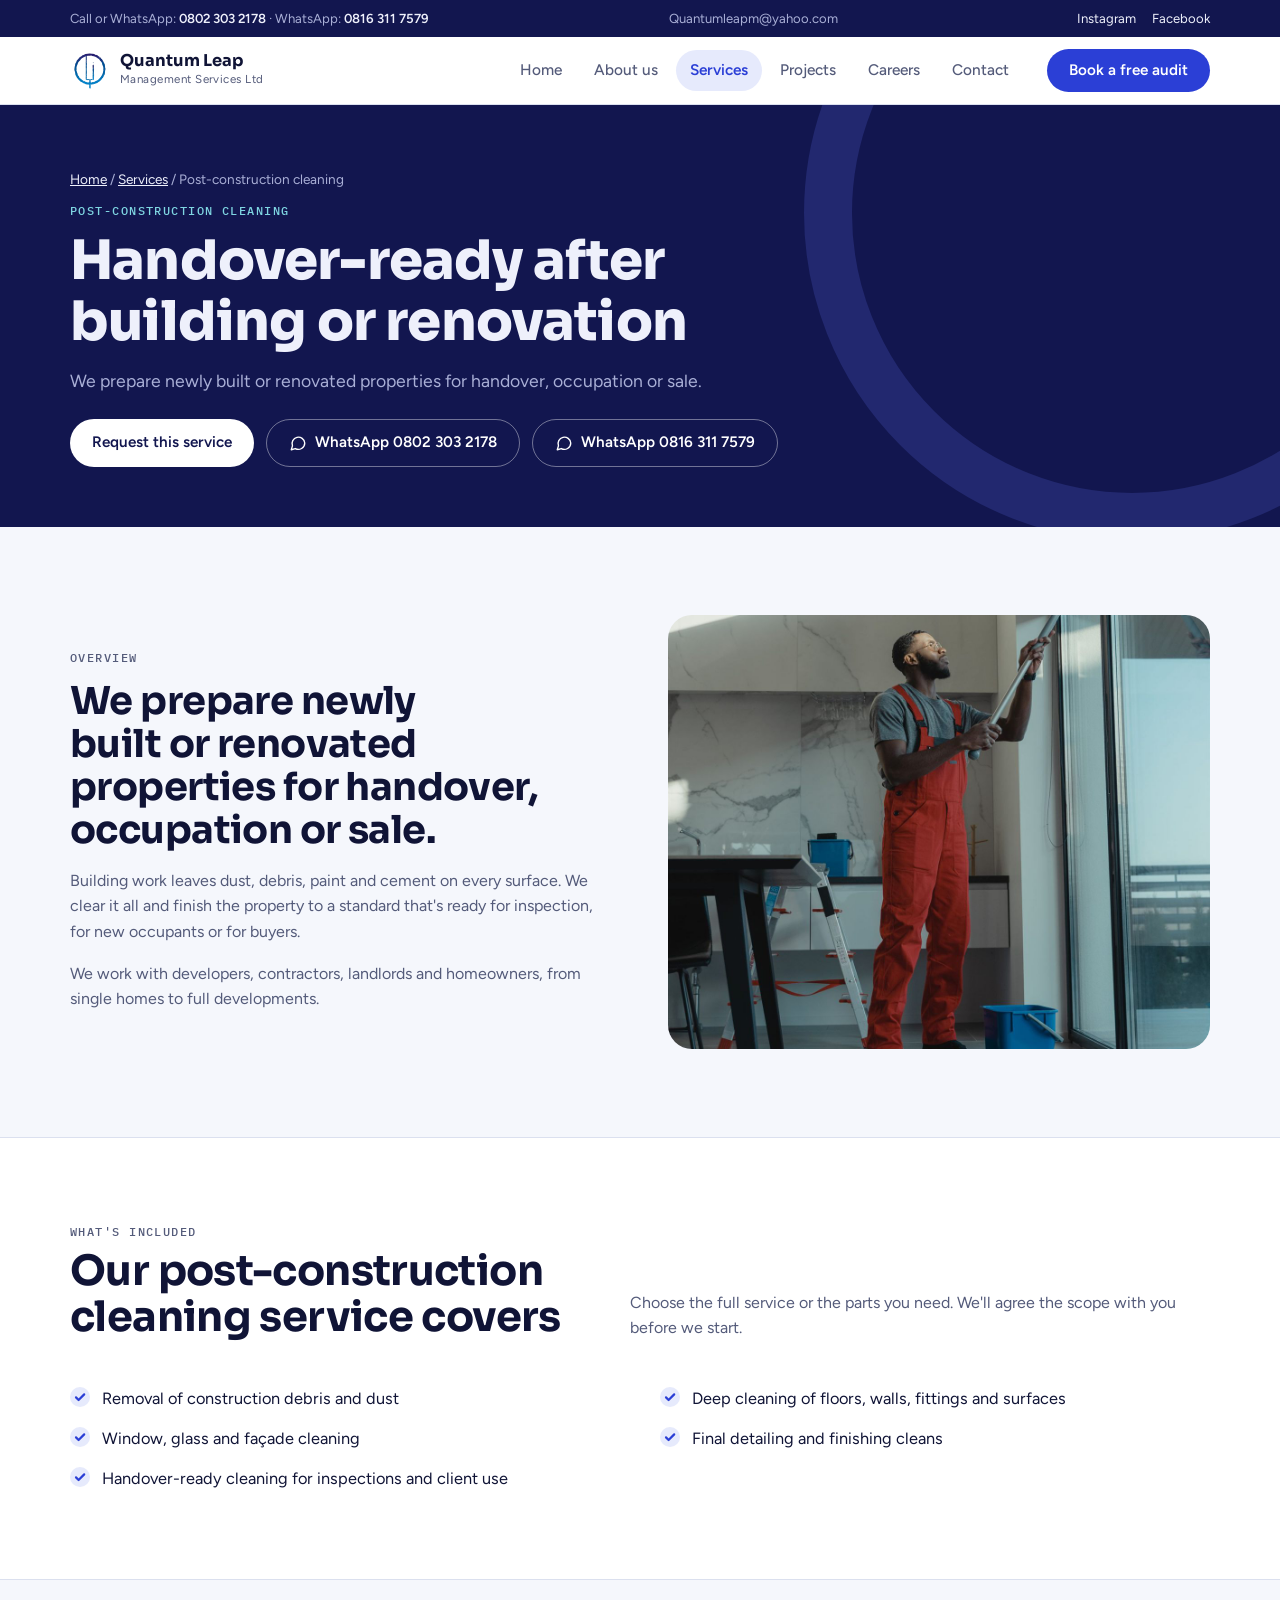
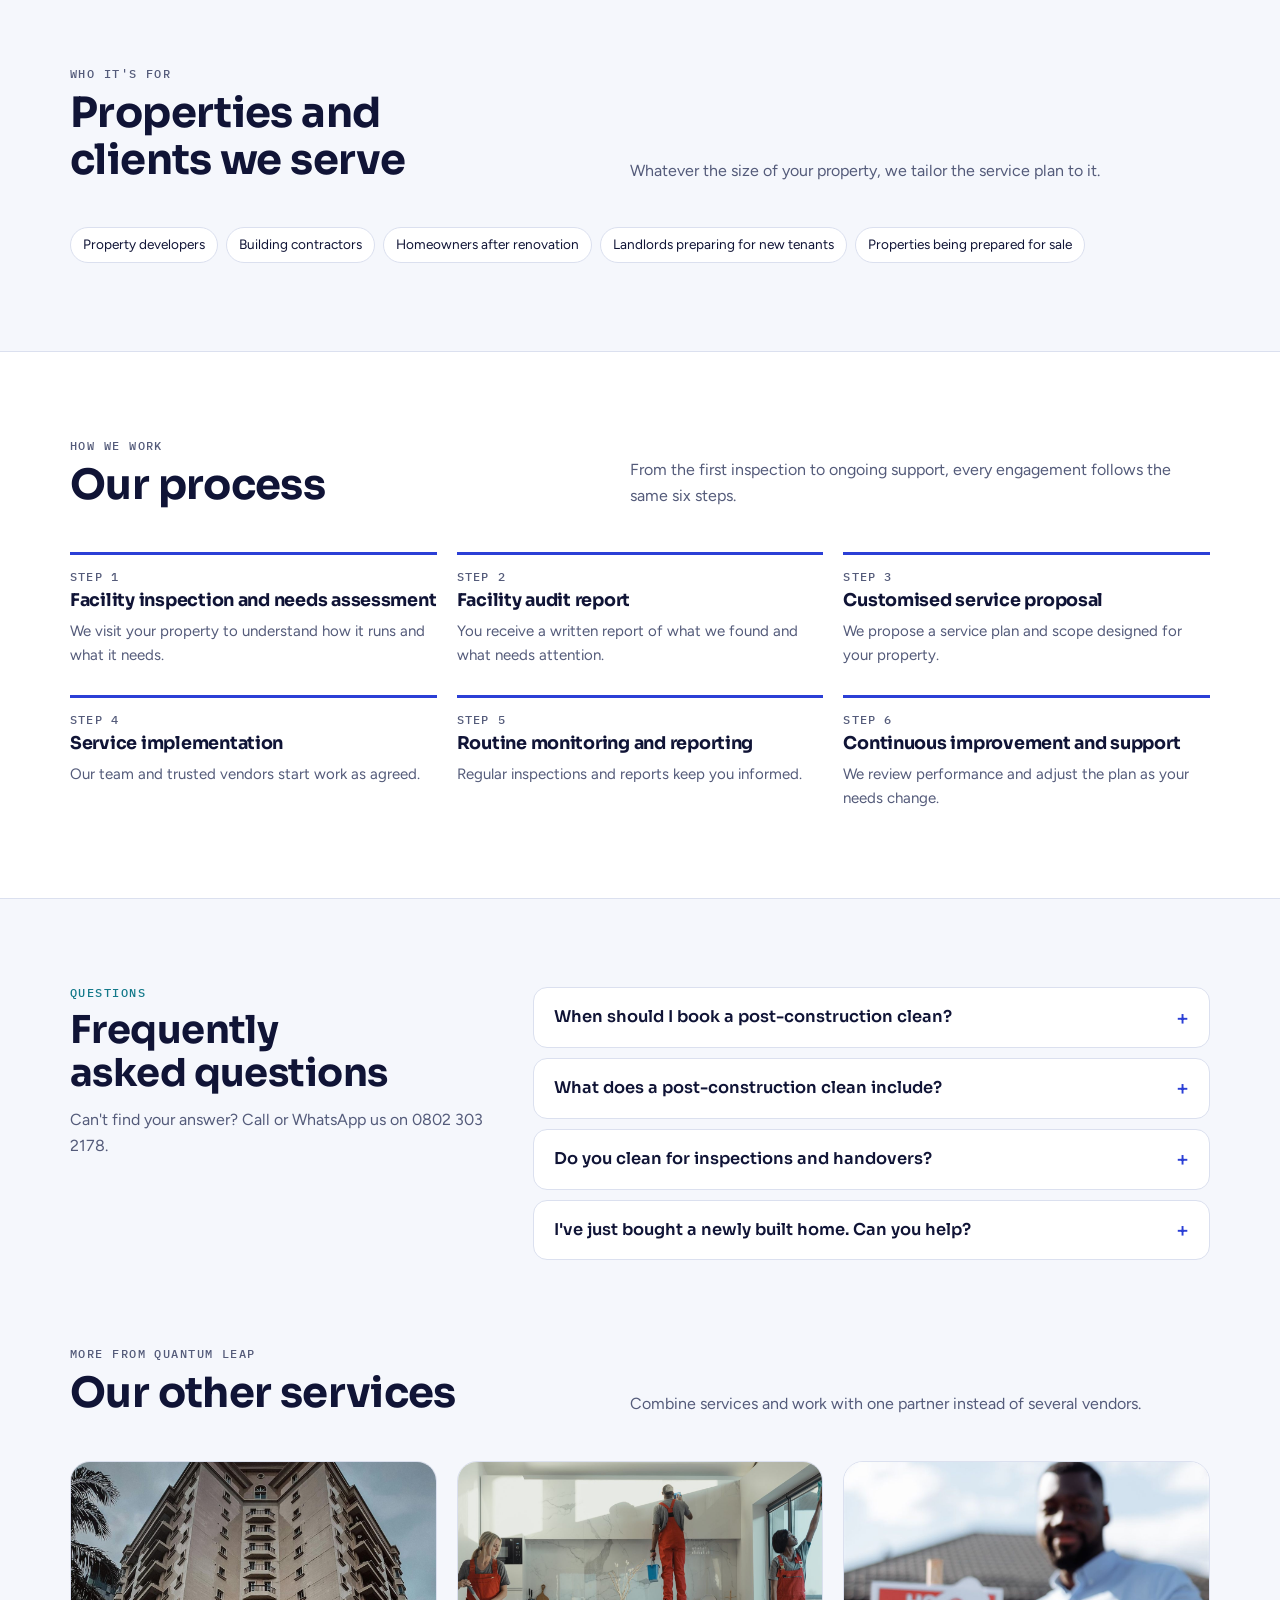
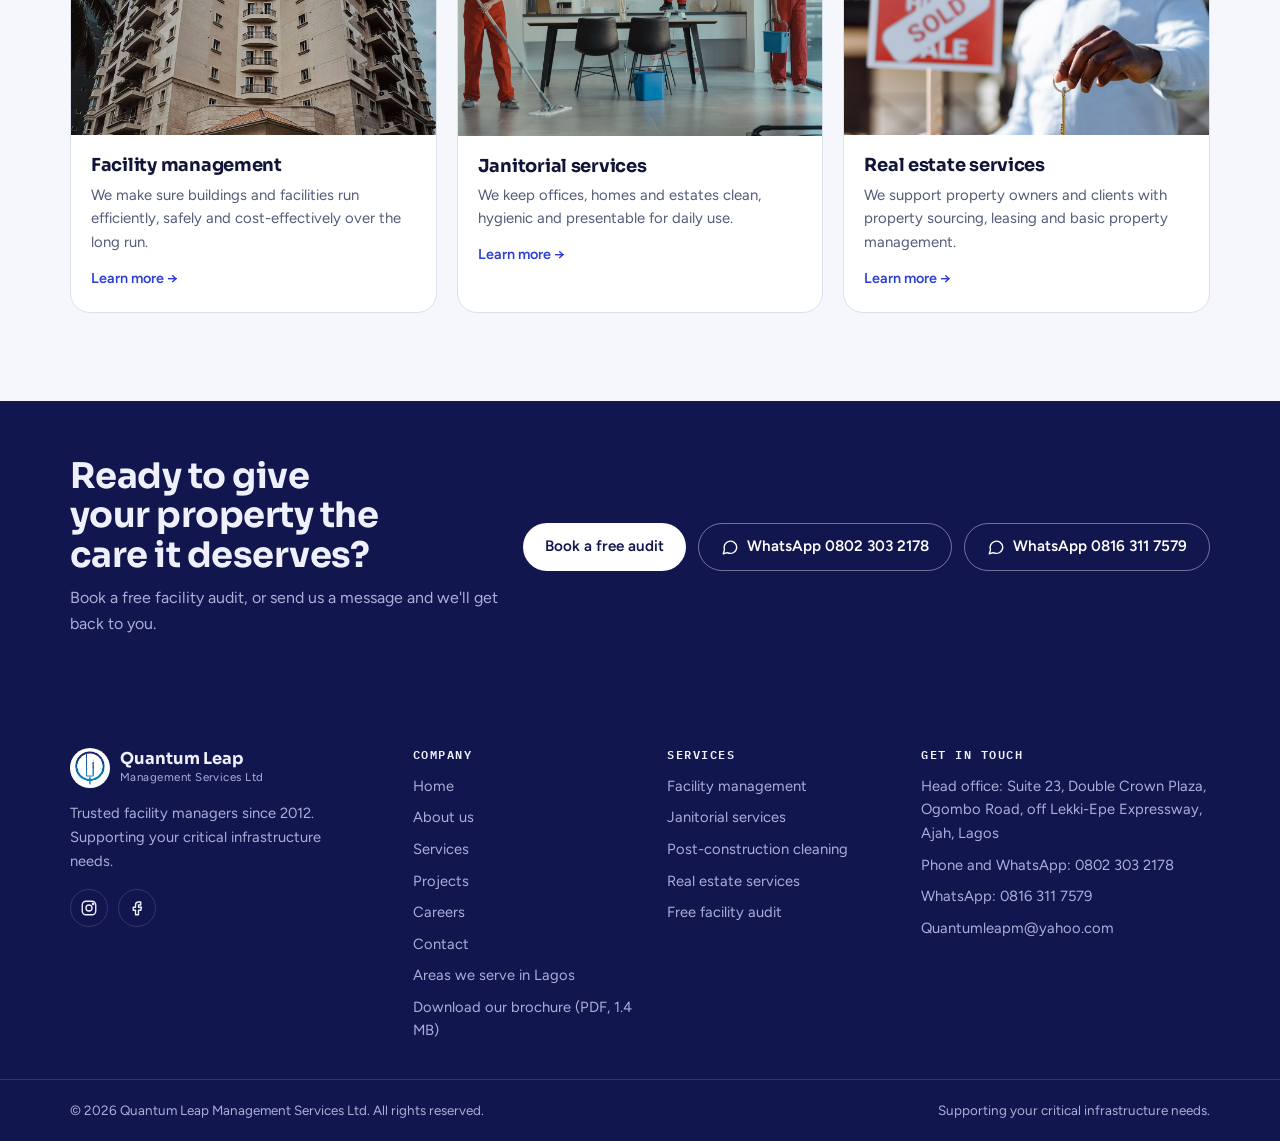
<file: site/post-construction-cleaning.html>
<!doctype html>
<html lang="en">
<head>
<meta charset="utf-8">
<meta name="viewport" content="width=device-width, initial-scale=1, viewport-fit=cover">
<title>Post-Construction Cleaning Services | Quantum Leap Management Services</title>
<meta name="description" content="Post-construction and after-renovation cleaning. Debris and dust removal, deep cleaning, window and facade cleaning, and handover-ready finishing.">
<link rel="canonical" href="https://www.quantumleapmgt.workers.dev/post-construction-cleaning">
<meta name="theme-color" content="#12164f">
<meta property="og:type" content="website">
<meta property="og:site_name" content="Quantum Leap Management Services">
<meta property="og:locale" content="en_NG">
<meta property="og:title" content="Post-Construction Cleaning Services | Quantum Leap Management Services">
<meta property="og:description" content="Post-construction and after-renovation cleaning. Debris and dust removal, deep cleaning, window and facade cleaning, and handover-ready finishing.">
<meta property="og:url" content="https://www.quantumleapmgt.workers.dev/post-construction-cleaning">
<meta property="og:image" content="https://www.quantumleapmgt.workers.dev/img/og-image.jpg">
<meta property="og:image:width" content="1200">
<meta property="og:image:height" content="630">
<meta property="og:image:alt" content="Quantum Leap Management Services: facility management and cleaning services">
<meta name="twitter:card" content="summary_large_image">
<meta name="twitter:title" content="Post-Construction Cleaning Services | Quantum Leap Management Services">
<meta name="twitter:description" content="Post-construction and after-renovation cleaning. Debris and dust removal, deep cleaning, window and facade cleaning, and handover-ready finishing.">
<meta name="twitter:image" content="https://www.quantumleapmgt.workers.dev/img/og-image.jpg">
<script type="application/ld+json">
{
 "@context": "https://schema.org",
 "@graph": [
  {
   "@type": "ProfessionalService",
   "@id": "https://www.quantumleapmgt.workers.dev/#business",
   "name": "Quantum Leap Management Services Ltd",
   "url": "https://www.quantumleapmgt.workers.dev/"
  },
  {
   "@type": "BreadcrumbList",
   "itemListElement": [
    {
     "@type": "ListItem",
     "position": 1,
     "name": "Home",
     "item": "https://www.quantumleapmgt.workers.dev/"
    },
    {
     "@type": "ListItem",
     "position": 2,
     "name": "Services",
     "item": "https://www.quantumleapmgt.workers.dev/services"
    },
    {
     "@type": "ListItem",
     "position": 3,
     "name": "Post-construction cleaning",
     "item": "https://www.quantumleapmgt.workers.dev/post-construction-cleaning"
    }
   ]
  },
  {
   "@type": "Service",
   "name": "Post-construction cleaning",
   "serviceType": "Post-construction cleaning",
   "description": "Post-construction and after-renovation cleaning. Debris and dust removal, deep cleaning, window and facade cleaning, and handover-ready finishing.",
   "url": "https://www.quantumleapmgt.workers.dev/post-construction-cleaning",
   "provider": {
    "@id": "https://www.quantumleapmgt.workers.dev/#business"
   }
  },
  {
   "@type": "FAQPage",
   "mainEntity": [
    {
     "@type": "Question",
     "name": "When should I book a post-construction clean?",
     "acceptedAnswer": {
      "@type": "Answer",
      "text": "Once the building or renovation work is finished and before the handover, inspection or move-in date. Booking early helps us plan around your deadline."
     }
    },
    {
     "@type": "Question",
     "name": "What does a post-construction clean include?",
     "acceptedAnswer": {
      "@type": "Answer",
      "text": "Removing construction debris and dust, deep cleaning floors, walls, fittings and surfaces, cleaning windows, glass and the façade, and a final detailing clean."
     }
    },
    {
     "@type": "Question",
     "name": "Do you clean for inspections and handovers?",
     "acceptedAnswer": {
      "@type": "Answer",
      "text": "Yes. We finish properties to a handover-ready standard for inspections and client use."
     }
    },
    {
     "@type": "Question",
     "name": "I've just bought a newly built home. Can you help?",
     "acceptedAnswer": {
      "@type": "Answer",
      "text": "Yes. A post-construction clean before you move in removes the dust and debris builders leave behind."
     }
    }
   ]
  }
 ]
}
</script>
<link rel="preconnect" href="https://fonts.googleapis.com">
<link rel="preconnect" href="https://fonts.gstatic.com" crossorigin>
<link rel="stylesheet" href="https://fonts.googleapis.com/css2?family=Sora:wght@400;600;700;800&family=Figtree:ital,wght@0,400;0,500;0,600;1,500&family=IBM+Plex+Mono:wght@400;500&display=swap">
<link rel="stylesheet" href="styles.css">
<link rel="icon" type="image/png" sizes="32x32" href="img/favicon-32.png">
<link rel="apple-touch-icon" href="img/apple-touch-icon.png">
</head>
<body>
<div class="strip"><div class="wrap">
  <span>Call or WhatsApp: <b>0802 303 2178</b><span class="hide-sm"> · WhatsApp: <b>0816 311 7579</b></span></span>
  <span class="hide-sm">Quantumleapm@yahoo.com</span>
  <span class="socials-mini"><a href="https://www.instagram.com/quantum.leap.management/" target="_blank" rel="noopener">Instagram</a><a href="https://www.facebook.com/quantumleapmgtservices/" target="_blank" rel="noopener">Facebook</a></span>
</div></div>
<header class="site"><div class="wrap">
  <a class="brand" href="index.html" aria-label="Quantum Leap Management Services, home"><img class="logo-mark" src="img/logo.png" width="40" height="40" alt=""><span><b>Quantum Leap</b><small>Management Services Ltd</small></span></a>
  <button class="menu-btn" type="button" aria-label="Open menu" aria-expanded="false" aria-controls="mainnav"><svg width="22" height="22" viewBox="0 0 24 24" fill="none" stroke="currentColor" stroke-width="1.8" stroke-linecap="round" stroke-linejoin="round" aria-hidden="true"><path d="M4 7h16M4 12h16M4 17h16"/></svg></button>
  <nav class="main" id="mainnav" aria-label="Main"><a href="index.html">Home</a><a href="about.html">About us</a><a href="services.html" aria-current="page">Services</a><a href="projects.html">Projects</a><a href="careers.html">Careers</a><a href="contact.html">Contact</a><a class="btn btn-primary" href="contact.html#audit">Book a free audit</a></nav>
  <a class="btn btn-primary cta" href="contact.html#audit">Book a free audit</a>
</div></header>
<main>
<section class="page-hero"><div class="wrap">
  <p class="crumbs"><a href="index.html">Home</a> / <a href="services.html">Services</a> / Post-construction cleaning</p>
  <p class="eyebrow">Post-construction cleaning</p>
  <h1>Handover-ready after building or renovation</h1>
  <p class="lede">We prepare newly built or renovated properties for handover, occupation or sale.</p>
  <div class="ctas"><a class="btn btn-light" href="contact.html#post-construction">Request this service</a><a class="btn btn-outline-light" href="https://wa.me/2348023032178" target="_blank" rel="noopener" aria-label="Chat on WhatsApp: 0802 303 2178"><svg width="18" height="18" viewBox="0 0 24 24" fill="none" stroke="currentColor" stroke-width="1.8" stroke-linecap="round" stroke-linejoin="round" aria-hidden="true"><path d="M21 12a8.5 8.5 0 0 1-12.6 7.4L3 21l1.6-5.2A8.5 8.5 0 1 1 21 12z"/></svg>WhatsApp 0802 303 2178</a><a class="btn btn-outline-light" href="https://wa.me/2348163117579" target="_blank" rel="noopener" aria-label="Chat on WhatsApp: 0816 311 7579"><svg width="18" height="18" viewBox="0 0 24 24" fill="none" stroke="currentColor" stroke-width="1.8" stroke-linecap="round" stroke-linejoin="round" aria-hidden="true"><path d="M21 12a8.5 8.5 0 0 1-12.6 7.4L3 21l1.6-5.2A8.5 8.5 0 1 1 21 12z"/></svg>WhatsApp 0816 311 7579</a></div>
</div></section>

<section class="block"><div class="wrap split">
  <div class="copy">
    <p class="eyebrow">Overview</p>
    <h2>We prepare newly built or renovated properties for handover, occupation or sale.</h2>
    <p>Building work leaves dust, debris, paint and cement on every surface. We clear it all and finish the property to a standard that's ready for inspection, for new occupants or for buyers.</p><p>We work with developers, contractors, landlords and homeowners, from single homes to full developments.</p>
  </div>
  <div class="media"><img src="img/post-construction.jpg" alt="Cleaner in overalls washing the windows of a newly finished home"></div>
</div></section>

<section class="block alt"><div class="wrap">
  <div class="sec-head">
    <div><p class="eyebrow">What's included</p><h2>Our post-construction cleaning service covers</h2></div>
    <p>Choose the full service or the parts you need. We'll agree the scope with you before we start.</p>
  </div>
  <ul class="ticks included"><li>Removal of construction debris and dust</li><li>Deep cleaning of floors, walls, fittings and surfaces</li><li>Window, glass and façade cleaning</li><li>Final detailing and finishing cleans</li><li>Handover-ready cleaning for inspections and client use</li></ul>
</div></section>

<section class="block"><div class="wrap">
  <div class="sec-head">
    <div><p class="eyebrow">Who it's for</p><h2>Properties and clients we serve</h2></div>
    <p>Whatever the size of your property, we tailor the service plan to it.</p>
  </div>
  <div class="chips"><span>Property developers</span><span>Building contractors</span><span>Homeowners after renovation</span><span>Landlords preparing for new tenants</span><span>Properties being prepared for sale</span></div>
</div></section>

<section class="block alt"><div class="wrap">
  <div class="sec-head">
    <div><p class="eyebrow">How we work</p><h2>Our process</h2></div>
    <p>From the first inspection to ongoing support, every engagement follows the same six steps.</p>
  </div>
  <div class="steps six">
    <div class="step"><h3>Facility inspection and needs assessment</h3><p>We visit your property to understand how it runs and what it needs.</p></div>
    <div class="step"><h3>Facility audit report</h3><p>You receive a written report of what we found and what needs attention.</p></div>
    <div class="step"><h3>Customised service proposal</h3><p>We propose a service plan and scope designed for your property.</p></div>
    <div class="step"><h3>Service implementation</h3><p>Our team and trusted vendors start work as agreed.</p></div>
    <div class="step"><h3>Routine monitoring and reporting</h3><p>Regular inspections and reports keep you informed.</p></div>
    <div class="step"><h3>Continuous improvement and support</h3><p>We review performance and adjust the plan as your needs change.</p></div>
  </div>
</div></section>

<section class="block"><div class="wrap faq-wrap">
  <div><p class="eyebrow">Questions</p><h2>Frequently asked questions</h2><p class="muted" style="margin-top:12px">Can't find your answer? Call or WhatsApp us on 0802 303 2178.</p></div>
  <div class="faq"><details class="faq-item"><summary>When should I book a post-construction clean?</summary><p>Once the building or renovation work is finished and before the handover, inspection or move-in date. Booking early helps us plan around your deadline.</p></details><details class="faq-item"><summary>What does a post-construction clean include?</summary><p>Removing construction debris and dust, deep cleaning floors, walls, fittings and surfaces, cleaning windows, glass and the façade, and a final detailing clean.</p></details><details class="faq-item"><summary>Do you clean for inspections and handovers?</summary><p>Yes. We finish properties to a handover-ready standard for inspections and client use.</p></details><details class="faq-item"><summary>I've just bought a newly built home. Can you help?</summary><p>Yes. A post-construction clean before you move in removes the dust and debris builders leave behind.</p></details></div>
</div></section>

<section class="block tight"><div class="wrap">
  <div class="sec-head"><div><p class="eyebrow">More from Quantum Leap</p><h2>Our other services</h2></div><p>Combine services and work with one partner instead of several vendors.</p></div>
  <div class="svc-grid three"><a class="svc-card" href="facility-management.html"><img src="img/facility.jpg" alt="Residential high-rise apartment building" loading="lazy"><div class="body"><h3>Facility management</h3><p>We make sure buildings and facilities run efficiently, safely and cost-effectively over the long run.</p><span class="more arrow">Learn more </span></div></a><a class="svc-card" href="janitorial-services.html"><img src="img/janitorial.jpg" alt="Cleaning crew mopping, wiping and washing windows in a modern kitchen" loading="lazy"><div class="body"><h3>Janitorial services</h3><p>We keep offices, homes and estates clean, hygienic and presentable for daily use.</p><span class="more arrow">Learn more </span></div></a><a class="svc-card" href="real-estate-services.html"><img src="img/real-estate.jpg" alt="Real estate agent holding house keys and a SOLD sign" loading="lazy"><div class="body"><h3>Real estate services</h3><p>We support property owners and clients with property sourcing, leasing and basic property management.</p><span class="more arrow">Learn more </span></div></a></div>
</div></section>
</main>
<section class="cta-band"><div class="wrap">
  <div><h2>Ready to give your property the care it deserves?</h2><p>Book a free facility audit, or send us a message and we'll get back to you.</p></div>
  <div class="ctas"><a class="btn btn-light" href="contact.html#audit">Book a free audit</a><a class="btn btn-outline-light" href="https://wa.me/2348023032178" target="_blank" rel="noopener" aria-label="Chat on WhatsApp: 0802 303 2178"><svg width="18" height="18" viewBox="0 0 24 24" fill="none" stroke="currentColor" stroke-width="1.8" stroke-linecap="round" stroke-linejoin="round" aria-hidden="true"><path d="M21 12a8.5 8.5 0 0 1-12.6 7.4L3 21l1.6-5.2A8.5 8.5 0 1 1 21 12z"/></svg>WhatsApp 0802 303 2178</a><a class="btn btn-outline-light" href="https://wa.me/2348163117579" target="_blank" rel="noopener" aria-label="Chat on WhatsApp: 0816 311 7579"><svg width="18" height="18" viewBox="0 0 24 24" fill="none" stroke="currentColor" stroke-width="1.8" stroke-linecap="round" stroke-linejoin="round" aria-hidden="true"><path d="M21 12a8.5 8.5 0 0 1-12.6 7.4L3 21l1.6-5.2A8.5 8.5 0 1 1 21 12z"/></svg>WhatsApp 0816 311 7579</a></div>
</div></section>
<footer class="site">
  <div class="wrap cols">
    <div class="about-f">
      <a class="brand" href="index.html"><img class="logo-mark" src="img/logo.png" width="40" height="40" alt=""><span><b>Quantum Leap</b><small>Management Services Ltd</small></span></a>
      <p>Trusted facility managers since 2012. Supporting your critical infrastructure needs.</p>
      <div class="social"><a href="https://www.instagram.com/quantum.leap.management/" target="_blank" rel="noopener" aria-label="Instagram"><svg width="18" height="18" viewBox="0 0 24 24" fill="none" stroke="currentColor" stroke-width="1.8" stroke-linecap="round" stroke-linejoin="round" aria-hidden="true"><rect x="3" y="3" width="18" height="18" rx="5"/><circle cx="12" cy="12" r="4"/><circle cx="17.5" cy="6.5" r=".8" fill="currentColor"/></svg></a><a href="https://www.facebook.com/quantumleapmgtservices/" target="_blank" rel="noopener" aria-label="Facebook"><svg width="18" height="18" viewBox="0 0 24 24" fill="none" stroke="currentColor" stroke-width="1.8" stroke-linecap="round" stroke-linejoin="round" aria-hidden="true"><path d="M14 8h3V4h-3a4 4 0 0 0-4 4v3H7v4h3v6h4v-6h3l1-4h-4V8z"/></svg></a></div>
    </div>
    <div><h3>Company</h3><ul><li><a href="index.html">Home</a></li><li><a href="about.html">About us</a></li><li><a href="services.html">Services</a></li><li><a href="projects.html">Projects</a></li><li><a href="careers.html">Careers</a></li><li><a href="contact.html">Contact</a></li><li><a href="lagos.html">Areas we serve in Lagos</a></li><li><a href="downloads/Quantum-Leap-Brochure-2026.pdf" download>Download our brochure (PDF, 1.4 MB)</a></li></ul></div>
    <div><h3>Services</h3><ul><li><a href="facility-management.html">Facility management</a></li><li><a href="janitorial-services.html">Janitorial services</a></li><li><a href="post-construction-cleaning.html">Post-construction cleaning</a></li><li><a href="real-estate-services.html">Real estate services</a></li><li><a href="services.html#audit">Free facility audit</a></li></ul></div>
    <div><h3>Get in touch</h3><ul><li>Head office: Suite 23, Double Crown Plaza, Ogombo Road, off Lekki-Epe Expressway, Ajah, Lagos</li><li>Phone and WhatsApp: 0802 303 2178</li><li>WhatsApp: 0816 311 7579</li><li>Quantumleapm@yahoo.com</li></ul></div>
  </div>
  <div class="bottom"><div class="wrap"><span>© <span id="year">2026</span> Quantum Leap Management Services Ltd. All rights reserved.</span><span>Supporting your critical infrastructure needs.</span></div></div>
</footer>
<script src="site.js"></script>
</body>
</html>
</file>
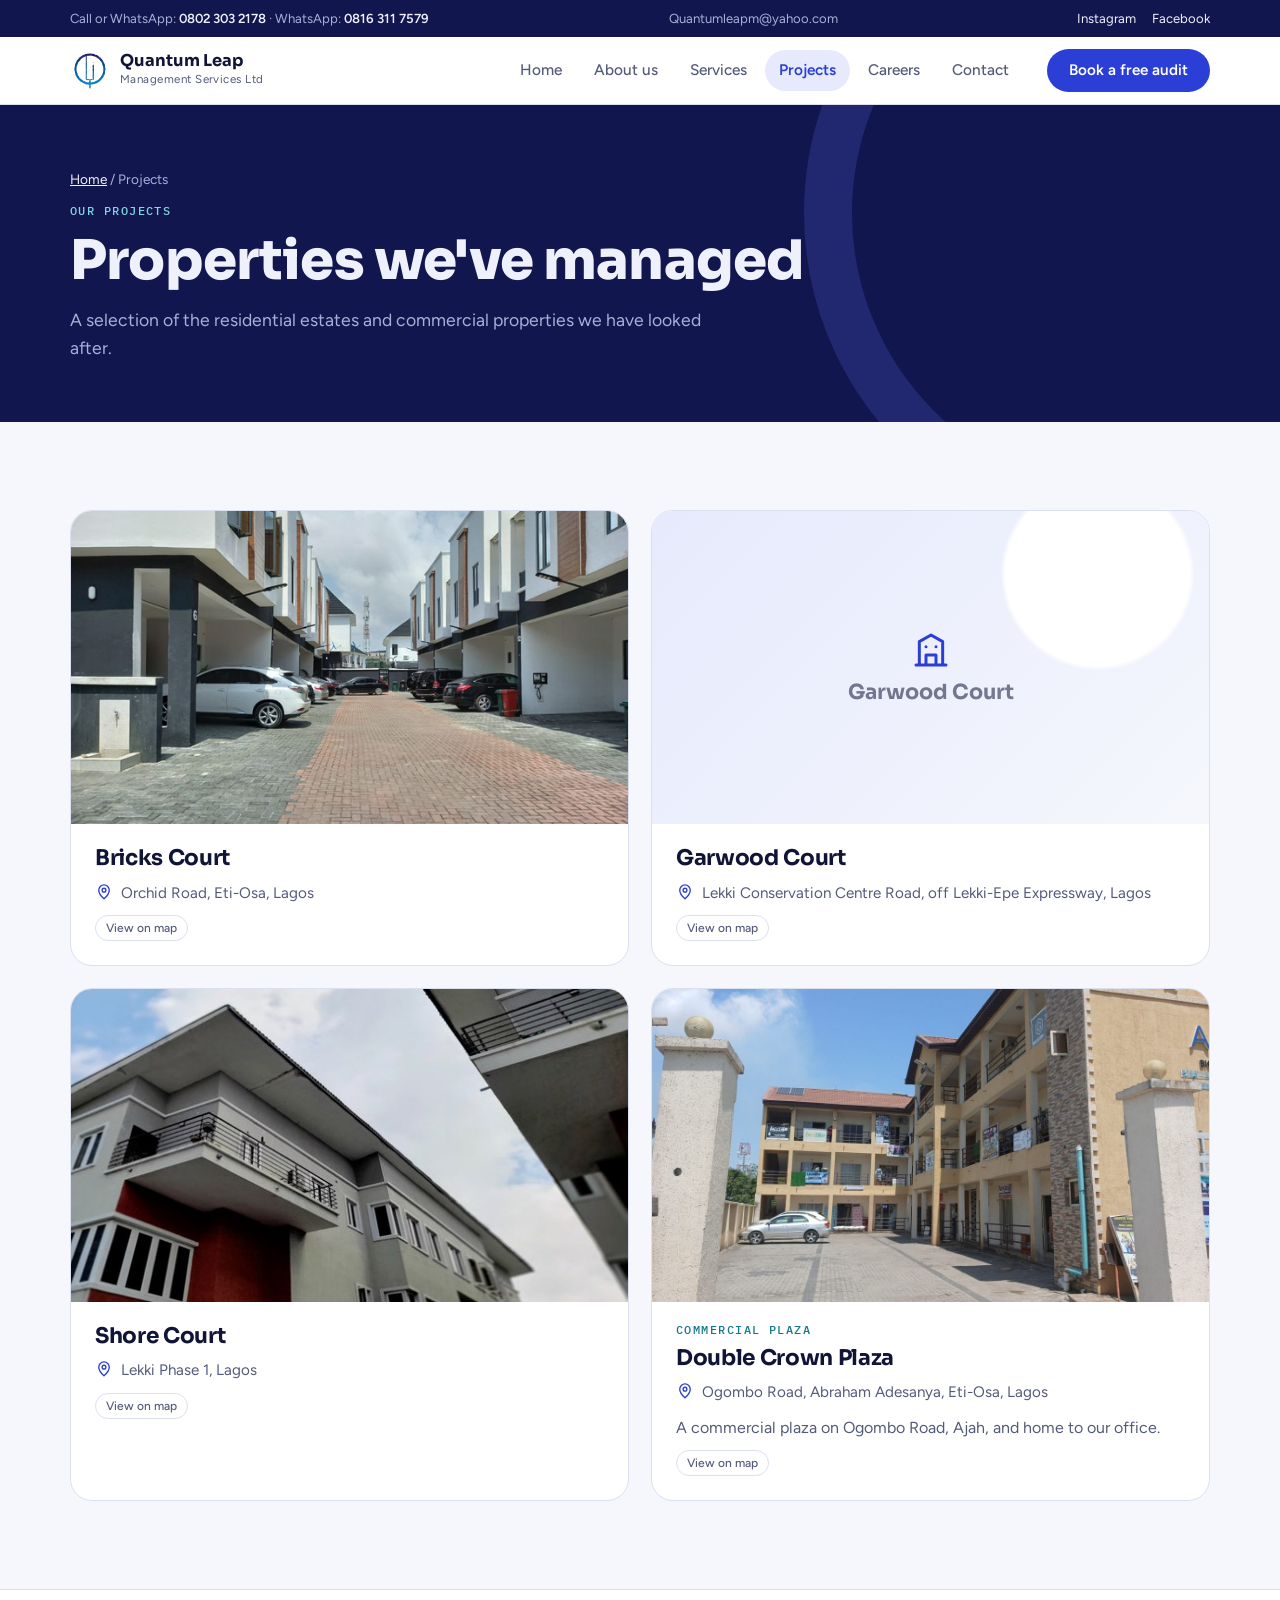
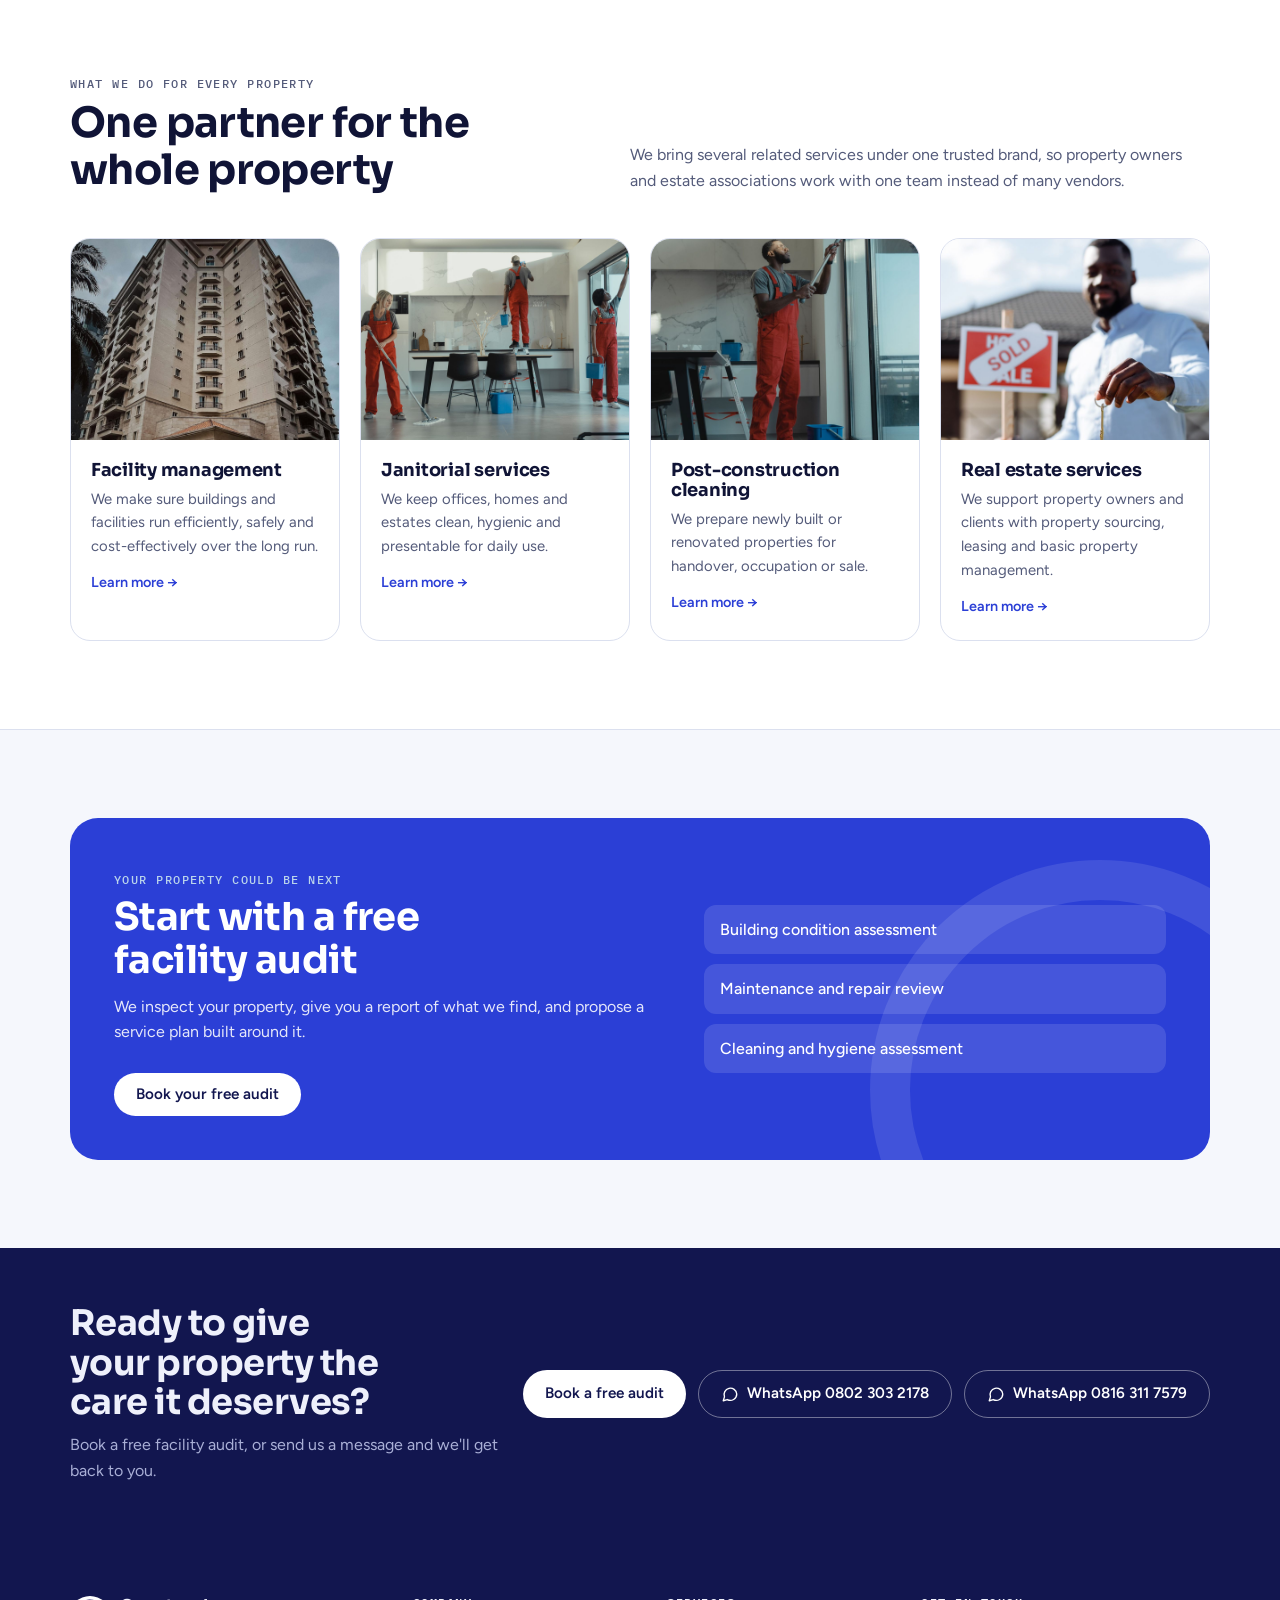
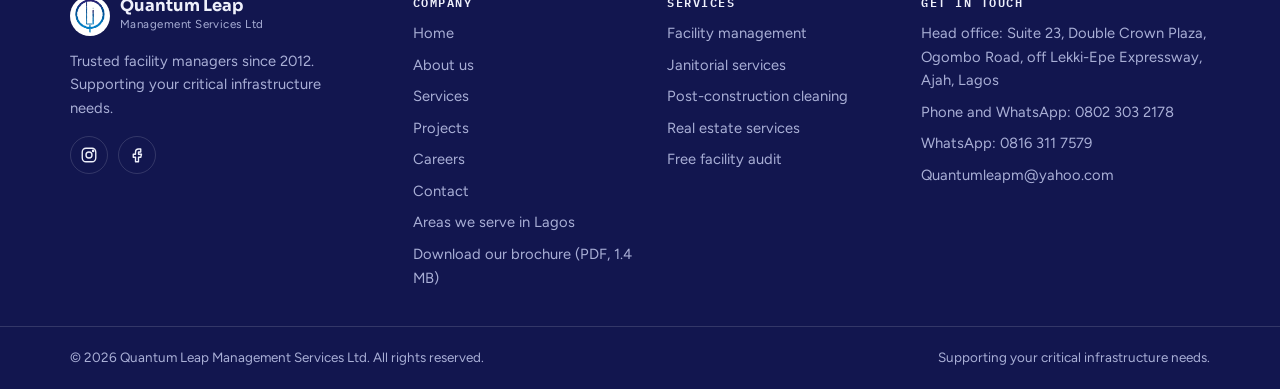
<file: site/projects.html>
<!doctype html>
<html lang="en">
<head>
<meta charset="utf-8">
<meta name="viewport" content="width=device-width, initial-scale=1, viewport-fit=cover">
<title>Projects | Quantum Leap Management Services</title>
<meta name="description" content="Residential estates and commercial properties managed by Quantum Leap Management Services.">
<link rel="canonical" href="https://www.quantumleapmgt.workers.dev/projects">
<meta name="theme-color" content="#12164f">
<meta property="og:type" content="website">
<meta property="og:site_name" content="Quantum Leap Management Services">
<meta property="og:locale" content="en_NG">
<meta property="og:title" content="Projects | Quantum Leap Management Services">
<meta property="og:description" content="Residential estates and commercial properties managed by Quantum Leap Management Services.">
<meta property="og:url" content="https://www.quantumleapmgt.workers.dev/projects">
<meta property="og:image" content="https://www.quantumleapmgt.workers.dev/img/og-image.jpg">
<meta property="og:image:width" content="1200">
<meta property="og:image:height" content="630">
<meta property="og:image:alt" content="Quantum Leap Management Services: facility management and cleaning services">
<meta name="twitter:card" content="summary_large_image">
<meta name="twitter:title" content="Projects | Quantum Leap Management Services">
<meta name="twitter:description" content="Residential estates and commercial properties managed by Quantum Leap Management Services.">
<meta name="twitter:image" content="https://www.quantumleapmgt.workers.dev/img/og-image.jpg">
<script type="application/ld+json">
{
 "@context": "https://schema.org",
 "@graph": [
  {
   "@type": "ProfessionalService",
   "@id": "https://www.quantumleapmgt.workers.dev/#business",
   "name": "Quantum Leap Management Services Ltd",
   "url": "https://www.quantumleapmgt.workers.dev/"
  },
  {
   "@type": "BreadcrumbList",
   "itemListElement": [
    {
     "@type": "ListItem",
     "position": 1,
     "name": "Home",
     "item": "https://www.quantumleapmgt.workers.dev/"
    },
    {
     "@type": "ListItem",
     "position": 2,
     "name": "Projects",
     "item": "https://www.quantumleapmgt.workers.dev/projects"
    }
   ]
  }
 ]
}
</script>
<link rel="preconnect" href="https://fonts.googleapis.com">
<link rel="preconnect" href="https://fonts.gstatic.com" crossorigin>
<link rel="stylesheet" href="https://fonts.googleapis.com/css2?family=Sora:wght@400;600;700;800&family=Figtree:ital,wght@0,400;0,500;0,600;1,500&family=IBM+Plex+Mono:wght@400;500&display=swap">
<link rel="stylesheet" href="styles.css">
<link rel="icon" type="image/png" sizes="32x32" href="img/favicon-32.png">
<link rel="apple-touch-icon" href="img/apple-touch-icon.png">
</head>
<body>
<div class="strip"><div class="wrap">
  <span>Call or WhatsApp: <b>0802 303 2178</b><span class="hide-sm"> · WhatsApp: <b>0816 311 7579</b></span></span>
  <span class="hide-sm">Quantumleapm@yahoo.com</span>
  <span class="socials-mini"><a href="https://www.instagram.com/quantum.leap.management/" target="_blank" rel="noopener">Instagram</a><a href="https://www.facebook.com/quantumleapmgtservices/" target="_blank" rel="noopener">Facebook</a></span>
</div></div>
<header class="site"><div class="wrap">
  <a class="brand" href="index.html" aria-label="Quantum Leap Management Services, home"><img class="logo-mark" src="img/logo.png" width="40" height="40" alt=""><span><b>Quantum Leap</b><small>Management Services Ltd</small></span></a>
  <button class="menu-btn" type="button" aria-label="Open menu" aria-expanded="false" aria-controls="mainnav"><svg width="22" height="22" viewBox="0 0 24 24" fill="none" stroke="currentColor" stroke-width="1.8" stroke-linecap="round" stroke-linejoin="round" aria-hidden="true"><path d="M4 7h16M4 12h16M4 17h16"/></svg></button>
  <nav class="main" id="mainnav" aria-label="Main"><a href="index.html">Home</a><a href="about.html">About us</a><a href="services.html">Services</a><a href="projects.html" aria-current="page">Projects</a><a href="careers.html">Careers</a><a href="contact.html">Contact</a><a class="btn btn-primary" href="contact.html#audit">Book a free audit</a></nav>
  <a class="btn btn-primary cta" href="contact.html#audit">Book a free audit</a>
</div></header>
<main>
<section class="page-hero"><div class="wrap">
  <p class="crumbs"><a href="index.html">Home</a> / Projects</p>
  <p class="eyebrow">Our projects</p>
  <h1>Properties we've managed</h1>
  <p class="lede">A selection of the residential estates and commercial properties we have looked after.</p>
</div></section>

<section class="block"><div class="wrap">
  <div class="projects"><article class="project">
  <div class="proj-media"><img src="img/bricks-court.jpg" alt="Bricks Court, Orchid Road, Eti-Osa, Lagos" loading="lazy"></div>
  <div class="proj-body">
    
    <h3>Bricks Court</h3>
    <p class="proj-loc"><svg width="18" height="18" viewBox="0 0 24 24" fill="none" stroke="currentColor" stroke-width="1.8" stroke-linecap="round" stroke-linejoin="round" aria-hidden="true"><path d="M12 21s-7-6.2-7-11.5a7 7 0 0 1 14 0C19 14.8 12 21 12 21z"/><circle cx="12" cy="9.5" r="2.5"/></svg><span>Orchid Road, Eti-Osa, Lagos</span></p>
    
    
    <a class="small-btn" href="https://www.google.com/maps/search/?api=1&amp;query=Bricks%20Court%2C%20Orchid%20Road%2C%20Eti-Osa%2C%20Lagos" target="_blank" rel="noopener">View on map</a>
  </div>
</article><article class="project">
  <div class="proj-media"><div class="proj-placeholder" aria-hidden="true"><svg width="40" height="40" viewBox="0 0 24 24" fill="none" stroke="currentColor" stroke-width="1.8" stroke-linecap="round" stroke-linejoin="round" aria-hidden="true"><path d="M3 21h18M5 21V7l7-4 7 4v14M9 21v-6h6v6M9 10h.01M15 10h.01"/></svg><span>Garwood Court</span></div></div>
  <div class="proj-body">
    
    <h3>Garwood Court</h3>
    <p class="proj-loc"><svg width="18" height="18" viewBox="0 0 24 24" fill="none" stroke="currentColor" stroke-width="1.8" stroke-linecap="round" stroke-linejoin="round" aria-hidden="true"><path d="M12 21s-7-6.2-7-11.5a7 7 0 0 1 14 0C19 14.8 12 21 12 21z"/><circle cx="12" cy="9.5" r="2.5"/></svg><span>Lekki Conservation Centre Road, off Lekki-Epe Expressway, Lagos</span></p>
    
    
    <a class="small-btn" href="https://www.google.com/maps/search/?api=1&amp;query=Garwood%20Court%2C%20Lekki%20Conservation%20Centre%20Road%2C%20off%20Lekki-Epe%20Expressway%2C%20Lagos" target="_blank" rel="noopener">View on map</a>
  </div>
</article><article class="project">
  <div class="proj-media"><img src="img/shore-court.jpg" alt="Shore Court, Lekki Phase 1, Lagos" loading="lazy"></div>
  <div class="proj-body">
    
    <h3>Shore Court</h3>
    <p class="proj-loc"><svg width="18" height="18" viewBox="0 0 24 24" fill="none" stroke="currentColor" stroke-width="1.8" stroke-linecap="round" stroke-linejoin="round" aria-hidden="true"><path d="M12 21s-7-6.2-7-11.5a7 7 0 0 1 14 0C19 14.8 12 21 12 21z"/><circle cx="12" cy="9.5" r="2.5"/></svg><span>Lekki Phase 1, Lagos</span></p>
    
    
    <a class="small-btn" href="https://www.google.com/maps/search/?api=1&amp;query=Shore%20Court%2C%20Lekki%20Phase%201%2C%20Lagos" target="_blank" rel="noopener">View on map</a>
  </div>
</article><article class="project">
  <div class="proj-media"><img src="img/double-crown-plaza.jpg" alt="Double Crown Plaza, Ogombo Road, Abraham Adesanya, Eti-Osa, Lagos" loading="lazy"></div>
  <div class="proj-body">
    <p class="eyebrow">Commercial plaza</p>
    <h3>Double Crown Plaza</h3>
    <p class="proj-loc"><svg width="18" height="18" viewBox="0 0 24 24" fill="none" stroke="currentColor" stroke-width="1.8" stroke-linecap="round" stroke-linejoin="round" aria-hidden="true"><path d="M12 21s-7-6.2-7-11.5a7 7 0 0 1 14 0C19 14.8 12 21 12 21z"/><circle cx="12" cy="9.5" r="2.5"/></svg><span>Ogombo Road, Abraham Adesanya, Eti-Osa, Lagos</span></p>
    <p>A commercial plaza on Ogombo Road, Ajah, and home to our office.</p>
    
    <a class="small-btn" href="https://www.google.com/maps/search/?api=1&amp;query=Double%20Crown%20Plaza%2C%20Ogombo%20Road%2C%20Abraham%20Adesanya%2C%20Eti-Osa%2C%20Lagos" target="_blank" rel="noopener">View on map</a>
  </div>
</article></div>
</div></section>

<section class="block alt"><div class="wrap">
  <div class="sec-head">
    <div><p class="eyebrow">What we do for every property</p><h2>One partner for the whole property</h2></div>
    <p>We bring several related services under one trusted brand, so property owners and estate associations work with one team instead of many vendors.</p>
  </div>
  <div class="svc-grid">
    <a class="svc-card" href="facility-management.html"><img src="img/facility.jpg" alt="Residential high-rise apartment building" loading="lazy"><div class="body"><h3>Facility management</h3><p>We make sure buildings and facilities run efficiently, safely and cost-effectively over the long run.</p><span class="more arrow">Learn more </span></div></a><a class="svc-card" href="janitorial-services.html"><img src="img/janitorial.jpg" alt="Cleaning crew mopping, wiping and washing windows in a modern kitchen" loading="lazy"><div class="body"><h3>Janitorial services</h3><p>We keep offices, homes and estates clean, hygienic and presentable for daily use.</p><span class="more arrow">Learn more </span></div></a><a class="svc-card" href="post-construction-cleaning.html"><img src="img/post-construction.jpg" alt="Cleaner in overalls washing the windows of a newly finished home" loading="lazy"><div class="body"><h3>Post-construction cleaning</h3><p>We prepare newly built or renovated properties for handover, occupation or sale.</p><span class="more arrow">Learn more </span></div></a><a class="svc-card" href="real-estate-services.html"><img src="img/real-estate.jpg" alt="Real estate agent holding house keys and a SOLD sign" loading="lazy"><div class="body"><h3>Real estate services</h3><p>We support property owners and clients with property sourcing, leasing and basic property management.</p><span class="more arrow">Learn more </span></div></a>
  </div>
</div></section>

<section class="block tight" style="padding-top:88px"><div class="wrap">
  <div class="audit-band">
    <div>
      <p class="eyebrow" style="color:#cfe9ee">Your property could be next</p>
      <h2 style="margin-top:10px">Start with a free facility audit</h2>
      <p>We inspect your property, give you a report of what we find, and propose a service plan built around it.</p>
      <div class="ctas"><a class="btn btn-light" href="contact.html#audit">Book your free audit</a></div>
    </div>
    <ul><li>Building condition assessment</li><li>Maintenance and repair review</li><li>Cleaning and hygiene assessment</li></ul>
  </div>
</div></section>
</main>
<section class="cta-band"><div class="wrap">
  <div><h2>Ready to give your property the care it deserves?</h2><p>Book a free facility audit, or send us a message and we'll get back to you.</p></div>
  <div class="ctas"><a class="btn btn-light" href="contact.html#audit">Book a free audit</a><a class="btn btn-outline-light" href="https://wa.me/2348023032178" target="_blank" rel="noopener" aria-label="Chat on WhatsApp: 0802 303 2178"><svg width="18" height="18" viewBox="0 0 24 24" fill="none" stroke="currentColor" stroke-width="1.8" stroke-linecap="round" stroke-linejoin="round" aria-hidden="true"><path d="M21 12a8.5 8.5 0 0 1-12.6 7.4L3 21l1.6-5.2A8.5 8.5 0 1 1 21 12z"/></svg>WhatsApp 0802 303 2178</a><a class="btn btn-outline-light" href="https://wa.me/2348163117579" target="_blank" rel="noopener" aria-label="Chat on WhatsApp: 0816 311 7579"><svg width="18" height="18" viewBox="0 0 24 24" fill="none" stroke="currentColor" stroke-width="1.8" stroke-linecap="round" stroke-linejoin="round" aria-hidden="true"><path d="M21 12a8.5 8.5 0 0 1-12.6 7.4L3 21l1.6-5.2A8.5 8.5 0 1 1 21 12z"/></svg>WhatsApp 0816 311 7579</a></div>
</div></section>
<footer class="site">
  <div class="wrap cols">
    <div class="about-f">
      <a class="brand" href="index.html"><img class="logo-mark" src="img/logo.png" width="40" height="40" alt=""><span><b>Quantum Leap</b><small>Management Services Ltd</small></span></a>
      <p>Trusted facility managers since 2012. Supporting your critical infrastructure needs.</p>
      <div class="social"><a href="https://www.instagram.com/quantum.leap.management/" target="_blank" rel="noopener" aria-label="Instagram"><svg width="18" height="18" viewBox="0 0 24 24" fill="none" stroke="currentColor" stroke-width="1.8" stroke-linecap="round" stroke-linejoin="round" aria-hidden="true"><rect x="3" y="3" width="18" height="18" rx="5"/><circle cx="12" cy="12" r="4"/><circle cx="17.5" cy="6.5" r=".8" fill="currentColor"/></svg></a><a href="https://www.facebook.com/quantumleapmgtservices/" target="_blank" rel="noopener" aria-label="Facebook"><svg width="18" height="18" viewBox="0 0 24 24" fill="none" stroke="currentColor" stroke-width="1.8" stroke-linecap="round" stroke-linejoin="round" aria-hidden="true"><path d="M14 8h3V4h-3a4 4 0 0 0-4 4v3H7v4h3v6h4v-6h3l1-4h-4V8z"/></svg></a></div>
    </div>
    <div><h3>Company</h3><ul><li><a href="index.html">Home</a></li><li><a href="about.html">About us</a></li><li><a href="services.html">Services</a></li><li><a href="projects.html">Projects</a></li><li><a href="careers.html">Careers</a></li><li><a href="contact.html">Contact</a></li><li><a href="lagos.html">Areas we serve in Lagos</a></li><li><a href="downloads/Quantum-Leap-Brochure-2026.pdf" download>Download our brochure (PDF, 1.4 MB)</a></li></ul></div>
    <div><h3>Services</h3><ul><li><a href="facility-management.html">Facility management</a></li><li><a href="janitorial-services.html">Janitorial services</a></li><li><a href="post-construction-cleaning.html">Post-construction cleaning</a></li><li><a href="real-estate-services.html">Real estate services</a></li><li><a href="services.html#audit">Free facility audit</a></li></ul></div>
    <div><h3>Get in touch</h3><ul><li>Head office: Suite 23, Double Crown Plaza, Ogombo Road, off Lekki-Epe Expressway, Ajah, Lagos</li><li>Phone and WhatsApp: 0802 303 2178</li><li>WhatsApp: 0816 311 7579</li><li>Quantumleapm@yahoo.com</li></ul></div>
  </div>
  <div class="bottom"><div class="wrap"><span>© <span id="year">2026</span> Quantum Leap Management Services Ltd. All rights reserved.</span><span>Supporting your critical infrastructure needs.</span></div></div>
</footer>
<script src="site.js"></script>
</body>
</html>
</file>
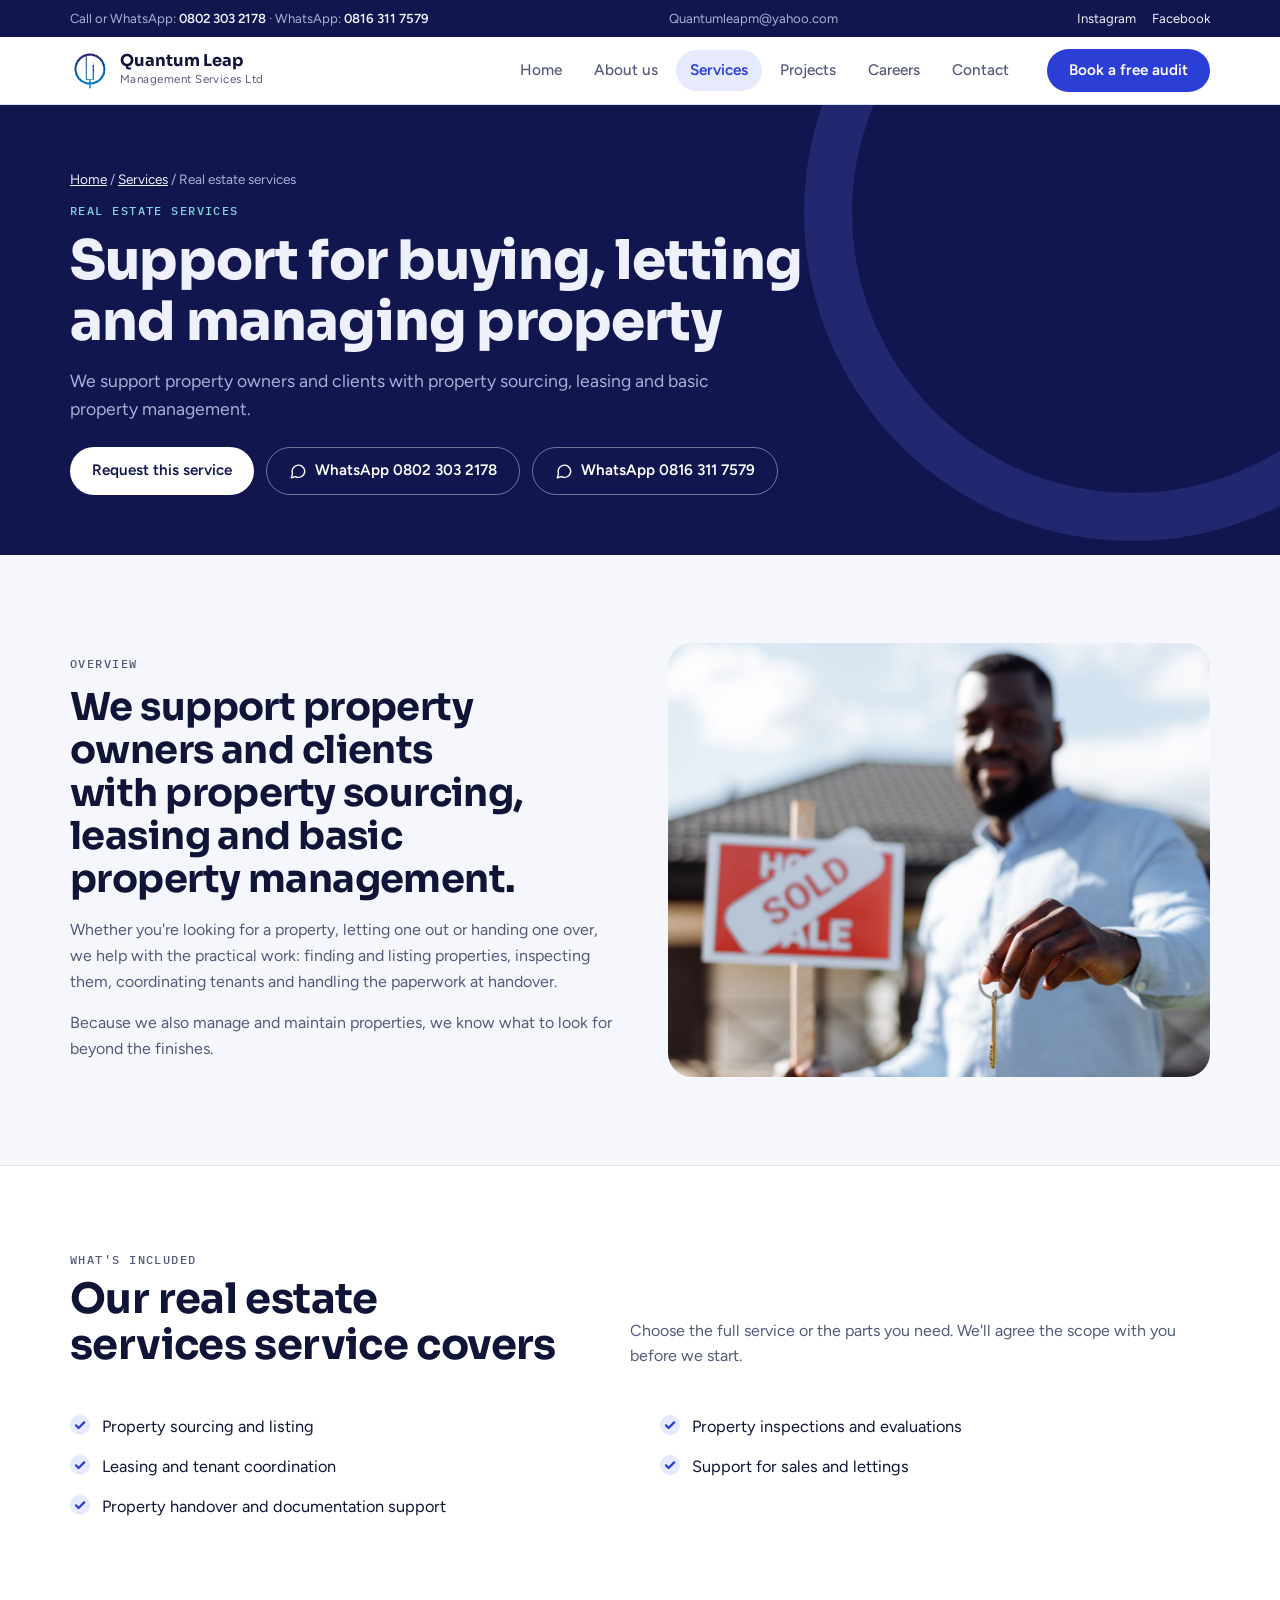
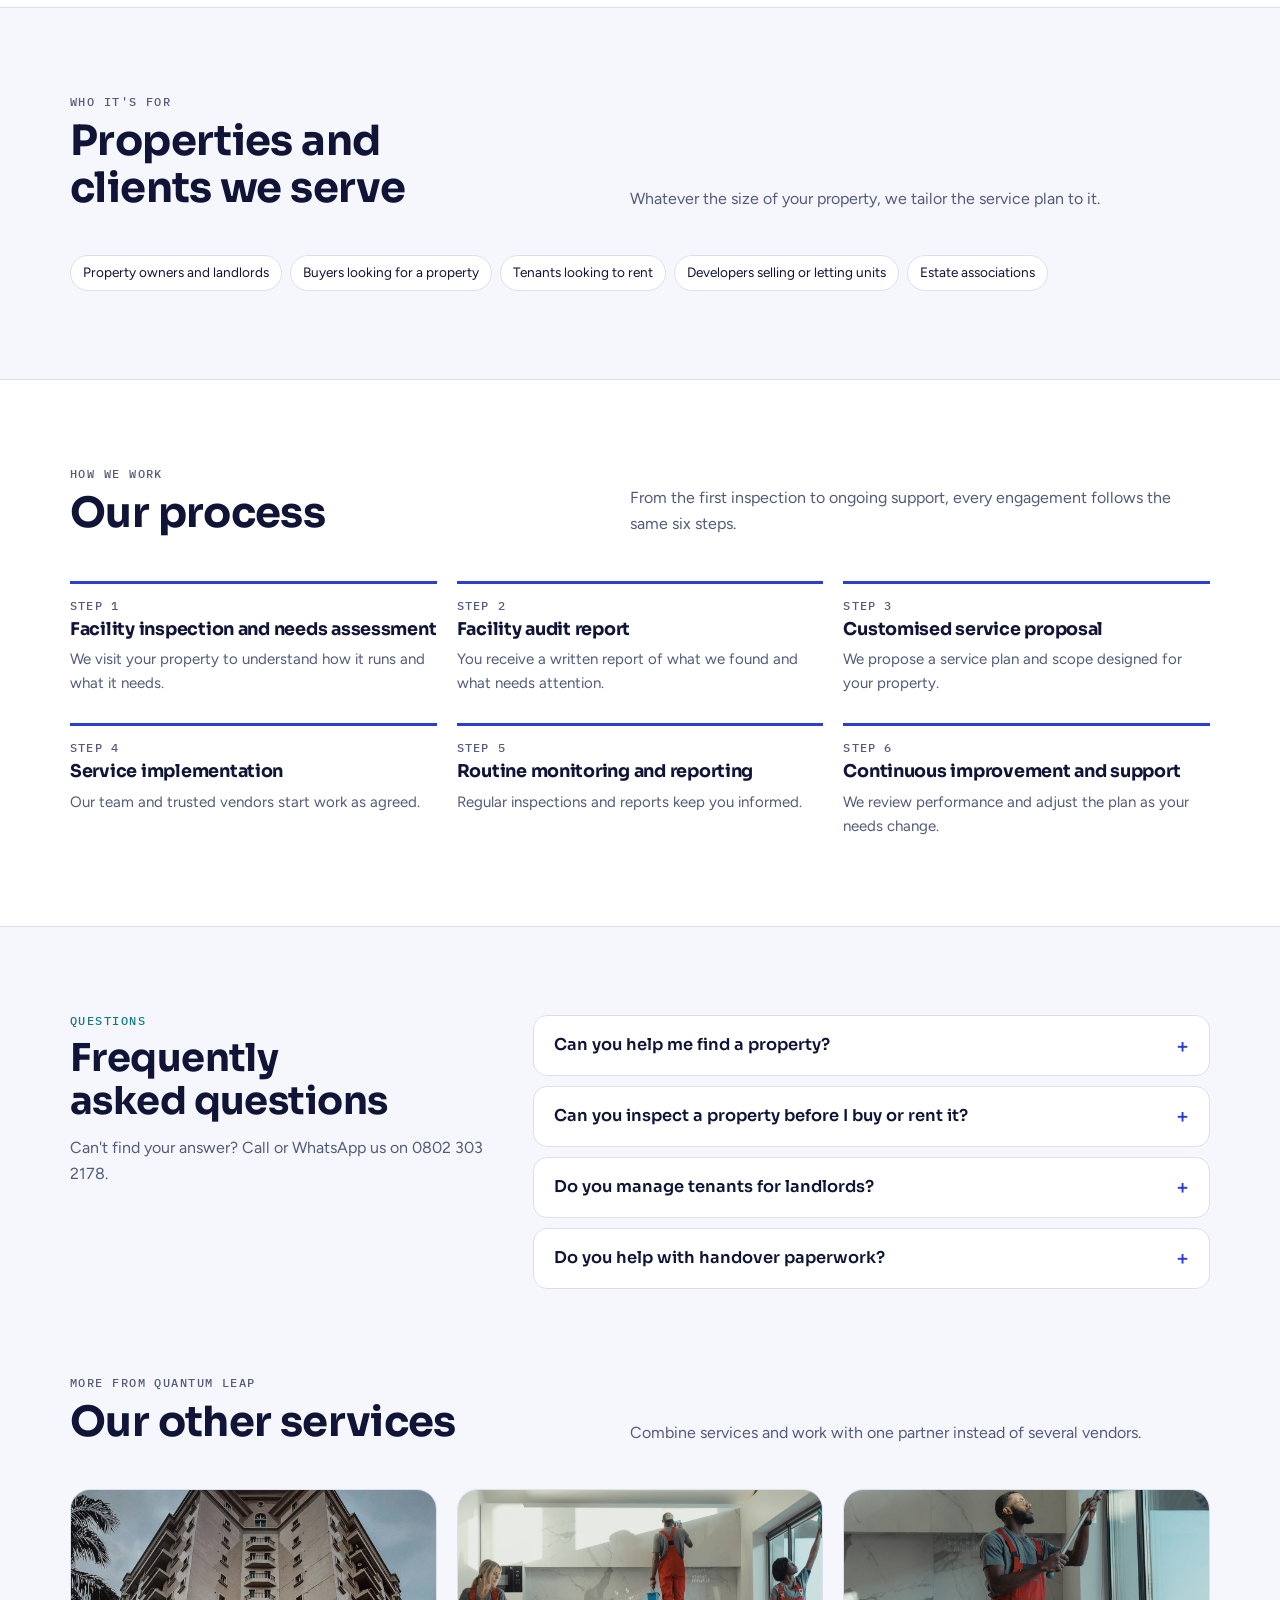
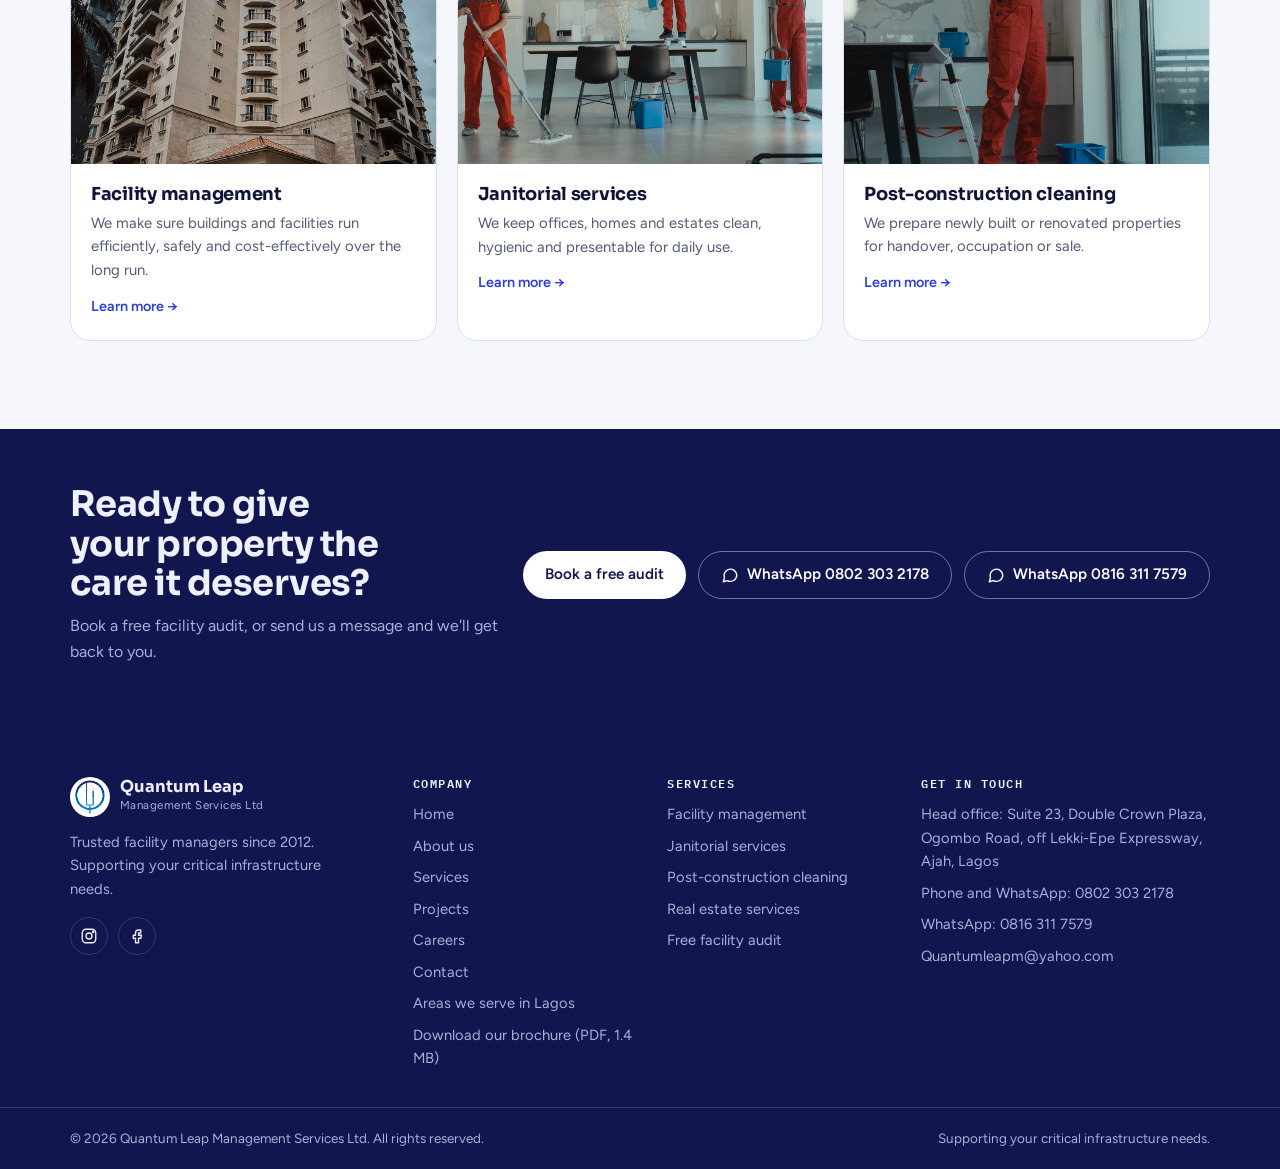
<file: site/real-estate-services.html>
<!doctype html>
<html lang="en">
<head>
<meta charset="utf-8">
<meta name="viewport" content="width=device-width, initial-scale=1, viewport-fit=cover">
<title>Real Estate Services | Quantum Leap Management Services</title>
<meta name="description" content="Property sourcing and listing, inspections, leasing and tenant coordination, sales and lettings support, and handover documentation.">
<link rel="canonical" href="https://www.quantumleapmgt.workers.dev/real-estate-services">
<meta name="theme-color" content="#12164f">
<meta property="og:type" content="website">
<meta property="og:site_name" content="Quantum Leap Management Services">
<meta property="og:locale" content="en_NG">
<meta property="og:title" content="Real Estate Services | Quantum Leap Management Services">
<meta property="og:description" content="Property sourcing and listing, inspections, leasing and tenant coordination, sales and lettings support, and handover documentation.">
<meta property="og:url" content="https://www.quantumleapmgt.workers.dev/real-estate-services">
<meta property="og:image" content="https://www.quantumleapmgt.workers.dev/img/og-image.jpg">
<meta property="og:image:width" content="1200">
<meta property="og:image:height" content="630">
<meta property="og:image:alt" content="Quantum Leap Management Services: facility management and cleaning services">
<meta name="twitter:card" content="summary_large_image">
<meta name="twitter:title" content="Real Estate Services | Quantum Leap Management Services">
<meta name="twitter:description" content="Property sourcing and listing, inspections, leasing and tenant coordination, sales and lettings support, and handover documentation.">
<meta name="twitter:image" content="https://www.quantumleapmgt.workers.dev/img/og-image.jpg">
<script type="application/ld+json">
{
 "@context": "https://schema.org",
 "@graph": [
  {
   "@type": "ProfessionalService",
   "@id": "https://www.quantumleapmgt.workers.dev/#business",
   "name": "Quantum Leap Management Services Ltd",
   "url": "https://www.quantumleapmgt.workers.dev/"
  },
  {
   "@type": "BreadcrumbList",
   "itemListElement": [
    {
     "@type": "ListItem",
     "position": 1,
     "name": "Home",
     "item": "https://www.quantumleapmgt.workers.dev/"
    },
    {
     "@type": "ListItem",
     "position": 2,
     "name": "Services",
     "item": "https://www.quantumleapmgt.workers.dev/services"
    },
    {
     "@type": "ListItem",
     "position": 3,
     "name": "Real estate services",
     "item": "https://www.quantumleapmgt.workers.dev/real-estate-services"
    }
   ]
  },
  {
   "@type": "Service",
   "name": "Real estate services",
   "serviceType": "Real estate services",
   "description": "Property sourcing and listing, inspections, leasing and tenant coordination, sales and lettings support, and handover documentation.",
   "url": "https://www.quantumleapmgt.workers.dev/real-estate-services",
   "provider": {
    "@id": "https://www.quantumleapmgt.workers.dev/#business"
   }
  },
  {
   "@type": "FAQPage",
   "mainEntity": [
    {
     "@type": "Question",
     "name": "Can you help me find a property?",
     "acceptedAnswer": {
      "@type": "Answer",
      "text": "Yes. We source properties that match what you're looking for and arrange inspections."
     }
    },
    {
     "@type": "Question",
     "name": "Can you inspect a property before I buy or rent it?",
     "acceptedAnswer": {
      "@type": "Answer",
      "text": "Yes. We carry out property inspections and evaluations so you know its condition before you commit."
     }
    },
    {
     "@type": "Question",
     "name": "Do you manage tenants for landlords?",
     "acceptedAnswer": {
      "@type": "Answer",
      "text": "We handle leasing and tenant coordination, and can combine this with our facility management for the property itself."
     }
    },
    {
     "@type": "Question",
     "name": "Do you help with handover paperwork?",
     "acceptedAnswer": {
      "@type": "Answer",
      "text": "Yes. We support property handovers and the documentation that goes with them."
     }
    }
   ]
  }
 ]
}
</script>
<link rel="preconnect" href="https://fonts.googleapis.com">
<link rel="preconnect" href="https://fonts.gstatic.com" crossorigin>
<link rel="stylesheet" href="https://fonts.googleapis.com/css2?family=Sora:wght@400;600;700;800&family=Figtree:ital,wght@0,400;0,500;0,600;1,500&family=IBM+Plex+Mono:wght@400;500&display=swap">
<link rel="stylesheet" href="styles.css">
<link rel="icon" type="image/png" sizes="32x32" href="img/favicon-32.png">
<link rel="apple-touch-icon" href="img/apple-touch-icon.png">
</head>
<body>
<div class="strip"><div class="wrap">
  <span>Call or WhatsApp: <b>0802 303 2178</b><span class="hide-sm"> · WhatsApp: <b>0816 311 7579</b></span></span>
  <span class="hide-sm">Quantumleapm@yahoo.com</span>
  <span class="socials-mini"><a href="https://www.instagram.com/quantum.leap.management/" target="_blank" rel="noopener">Instagram</a><a href="https://www.facebook.com/quantumleapmgtservices/" target="_blank" rel="noopener">Facebook</a></span>
</div></div>
<header class="site"><div class="wrap">
  <a class="brand" href="index.html" aria-label="Quantum Leap Management Services, home"><img class="logo-mark" src="img/logo.png" width="40" height="40" alt=""><span><b>Quantum Leap</b><small>Management Services Ltd</small></span></a>
  <button class="menu-btn" type="button" aria-label="Open menu" aria-expanded="false" aria-controls="mainnav"><svg width="22" height="22" viewBox="0 0 24 24" fill="none" stroke="currentColor" stroke-width="1.8" stroke-linecap="round" stroke-linejoin="round" aria-hidden="true"><path d="M4 7h16M4 12h16M4 17h16"/></svg></button>
  <nav class="main" id="mainnav" aria-label="Main"><a href="index.html">Home</a><a href="about.html">About us</a><a href="services.html" aria-current="page">Services</a><a href="projects.html">Projects</a><a href="careers.html">Careers</a><a href="contact.html">Contact</a><a class="btn btn-primary" href="contact.html#audit">Book a free audit</a></nav>
  <a class="btn btn-primary cta" href="contact.html#audit">Book a free audit</a>
</div></header>
<main>
<section class="page-hero"><div class="wrap">
  <p class="crumbs"><a href="index.html">Home</a> / <a href="services.html">Services</a> / Real estate services</p>
  <p class="eyebrow">Real estate services</p>
  <h1>Support for buying, letting and managing property</h1>
  <p class="lede">We support property owners and clients with property sourcing, leasing and basic property management.</p>
  <div class="ctas"><a class="btn btn-light" href="contact.html#real-estate">Request this service</a><a class="btn btn-outline-light" href="https://wa.me/2348023032178" target="_blank" rel="noopener" aria-label="Chat on WhatsApp: 0802 303 2178"><svg width="18" height="18" viewBox="0 0 24 24" fill="none" stroke="currentColor" stroke-width="1.8" stroke-linecap="round" stroke-linejoin="round" aria-hidden="true"><path d="M21 12a8.5 8.5 0 0 1-12.6 7.4L3 21l1.6-5.2A8.5 8.5 0 1 1 21 12z"/></svg>WhatsApp 0802 303 2178</a><a class="btn btn-outline-light" href="https://wa.me/2348163117579" target="_blank" rel="noopener" aria-label="Chat on WhatsApp: 0816 311 7579"><svg width="18" height="18" viewBox="0 0 24 24" fill="none" stroke="currentColor" stroke-width="1.8" stroke-linecap="round" stroke-linejoin="round" aria-hidden="true"><path d="M21 12a8.5 8.5 0 0 1-12.6 7.4L3 21l1.6-5.2A8.5 8.5 0 1 1 21 12z"/></svg>WhatsApp 0816 311 7579</a></div>
</div></section>

<section class="block"><div class="wrap split">
  <div class="copy">
    <p class="eyebrow">Overview</p>
    <h2>We support property owners and clients with property sourcing, leasing and basic property management.</h2>
    <p>Whether you're looking for a property, letting one out or handing one over, we help with the practical work: finding and listing properties, inspecting them, coordinating tenants and handling the paperwork at handover.</p><p>Because we also manage and maintain properties, we know what to look for beyond the finishes.</p>
  </div>
  <div class="media"><img src="img/real-estate.jpg" alt="Real estate agent holding house keys and a SOLD sign"></div>
</div></section>

<section class="block alt"><div class="wrap">
  <div class="sec-head">
    <div><p class="eyebrow">What's included</p><h2>Our real estate services service covers</h2></div>
    <p>Choose the full service or the parts you need. We'll agree the scope with you before we start.</p>
  </div>
  <ul class="ticks included"><li>Property sourcing and listing</li><li>Property inspections and evaluations</li><li>Leasing and tenant coordination</li><li>Support for sales and lettings</li><li>Property handover and documentation support</li></ul>
</div></section>

<section class="block"><div class="wrap">
  <div class="sec-head">
    <div><p class="eyebrow">Who it's for</p><h2>Properties and clients we serve</h2></div>
    <p>Whatever the size of your property, we tailor the service plan to it.</p>
  </div>
  <div class="chips"><span>Property owners and landlords</span><span>Buyers looking for a property</span><span>Tenants looking to rent</span><span>Developers selling or letting units</span><span>Estate associations</span></div>
</div></section>

<section class="block alt"><div class="wrap">
  <div class="sec-head">
    <div><p class="eyebrow">How we work</p><h2>Our process</h2></div>
    <p>From the first inspection to ongoing support, every engagement follows the same six steps.</p>
  </div>
  <div class="steps six">
    <div class="step"><h3>Facility inspection and needs assessment</h3><p>We visit your property to understand how it runs and what it needs.</p></div>
    <div class="step"><h3>Facility audit report</h3><p>You receive a written report of what we found and what needs attention.</p></div>
    <div class="step"><h3>Customised service proposal</h3><p>We propose a service plan and scope designed for your property.</p></div>
    <div class="step"><h3>Service implementation</h3><p>Our team and trusted vendors start work as agreed.</p></div>
    <div class="step"><h3>Routine monitoring and reporting</h3><p>Regular inspections and reports keep you informed.</p></div>
    <div class="step"><h3>Continuous improvement and support</h3><p>We review performance and adjust the plan as your needs change.</p></div>
  </div>
</div></section>

<section class="block"><div class="wrap faq-wrap">
  <div><p class="eyebrow">Questions</p><h2>Frequently asked questions</h2><p class="muted" style="margin-top:12px">Can't find your answer? Call or WhatsApp us on 0802 303 2178.</p></div>
  <div class="faq"><details class="faq-item"><summary>Can you help me find a property?</summary><p>Yes. We source properties that match what you're looking for and arrange inspections.</p></details><details class="faq-item"><summary>Can you inspect a property before I buy or rent it?</summary><p>Yes. We carry out property inspections and evaluations so you know its condition before you commit.</p></details><details class="faq-item"><summary>Do you manage tenants for landlords?</summary><p>We handle leasing and tenant coordination, and can combine this with our facility management for the property itself.</p></details><details class="faq-item"><summary>Do you help with handover paperwork?</summary><p>Yes. We support property handovers and the documentation that goes with them.</p></details></div>
</div></section>

<section class="block tight"><div class="wrap">
  <div class="sec-head"><div><p class="eyebrow">More from Quantum Leap</p><h2>Our other services</h2></div><p>Combine services and work with one partner instead of several vendors.</p></div>
  <div class="svc-grid three"><a class="svc-card" href="facility-management.html"><img src="img/facility.jpg" alt="Residential high-rise apartment building" loading="lazy"><div class="body"><h3>Facility management</h3><p>We make sure buildings and facilities run efficiently, safely and cost-effectively over the long run.</p><span class="more arrow">Learn more </span></div></a><a class="svc-card" href="janitorial-services.html"><img src="img/janitorial.jpg" alt="Cleaning crew mopping, wiping and washing windows in a modern kitchen" loading="lazy"><div class="body"><h3>Janitorial services</h3><p>We keep offices, homes and estates clean, hygienic and presentable for daily use.</p><span class="more arrow">Learn more </span></div></a><a class="svc-card" href="post-construction-cleaning.html"><img src="img/post-construction.jpg" alt="Cleaner in overalls washing the windows of a newly finished home" loading="lazy"><div class="body"><h3>Post-construction cleaning</h3><p>We prepare newly built or renovated properties for handover, occupation or sale.</p><span class="more arrow">Learn more </span></div></a></div>
</div></section>
</main>
<section class="cta-band"><div class="wrap">
  <div><h2>Ready to give your property the care it deserves?</h2><p>Book a free facility audit, or send us a message and we'll get back to you.</p></div>
  <div class="ctas"><a class="btn btn-light" href="contact.html#audit">Book a free audit</a><a class="btn btn-outline-light" href="https://wa.me/2348023032178" target="_blank" rel="noopener" aria-label="Chat on WhatsApp: 0802 303 2178"><svg width="18" height="18" viewBox="0 0 24 24" fill="none" stroke="currentColor" stroke-width="1.8" stroke-linecap="round" stroke-linejoin="round" aria-hidden="true"><path d="M21 12a8.5 8.5 0 0 1-12.6 7.4L3 21l1.6-5.2A8.5 8.5 0 1 1 21 12z"/></svg>WhatsApp 0802 303 2178</a><a class="btn btn-outline-light" href="https://wa.me/2348163117579" target="_blank" rel="noopener" aria-label="Chat on WhatsApp: 0816 311 7579"><svg width="18" height="18" viewBox="0 0 24 24" fill="none" stroke="currentColor" stroke-width="1.8" stroke-linecap="round" stroke-linejoin="round" aria-hidden="true"><path d="M21 12a8.5 8.5 0 0 1-12.6 7.4L3 21l1.6-5.2A8.5 8.5 0 1 1 21 12z"/></svg>WhatsApp 0816 311 7579</a></div>
</div></section>
<footer class="site">
  <div class="wrap cols">
    <div class="about-f">
      <a class="brand" href="index.html"><img class="logo-mark" src="img/logo.png" width="40" height="40" alt=""><span><b>Quantum Leap</b><small>Management Services Ltd</small></span></a>
      <p>Trusted facility managers since 2012. Supporting your critical infrastructure needs.</p>
      <div class="social"><a href="https://www.instagram.com/quantum.leap.management/" target="_blank" rel="noopener" aria-label="Instagram"><svg width="18" height="18" viewBox="0 0 24 24" fill="none" stroke="currentColor" stroke-width="1.8" stroke-linecap="round" stroke-linejoin="round" aria-hidden="true"><rect x="3" y="3" width="18" height="18" rx="5"/><circle cx="12" cy="12" r="4"/><circle cx="17.5" cy="6.5" r=".8" fill="currentColor"/></svg></a><a href="https://www.facebook.com/quantumleapmgtservices/" target="_blank" rel="noopener" aria-label="Facebook"><svg width="18" height="18" viewBox="0 0 24 24" fill="none" stroke="currentColor" stroke-width="1.8" stroke-linecap="round" stroke-linejoin="round" aria-hidden="true"><path d="M14 8h3V4h-3a4 4 0 0 0-4 4v3H7v4h3v6h4v-6h3l1-4h-4V8z"/></svg></a></div>
    </div>
    <div><h3>Company</h3><ul><li><a href="index.html">Home</a></li><li><a href="about.html">About us</a></li><li><a href="services.html">Services</a></li><li><a href="projects.html">Projects</a></li><li><a href="careers.html">Careers</a></li><li><a href="contact.html">Contact</a></li><li><a href="lagos.html">Areas we serve in Lagos</a></li><li><a href="downloads/Quantum-Leap-Brochure-2026.pdf" download>Download our brochure (PDF, 1.4 MB)</a></li></ul></div>
    <div><h3>Services</h3><ul><li><a href="facility-management.html">Facility management</a></li><li><a href="janitorial-services.html">Janitorial services</a></li><li><a href="post-construction-cleaning.html">Post-construction cleaning</a></li><li><a href="real-estate-services.html">Real estate services</a></li><li><a href="services.html#audit">Free facility audit</a></li></ul></div>
    <div><h3>Get in touch</h3><ul><li>Head office: Suite 23, Double Crown Plaza, Ogombo Road, off Lekki-Epe Expressway, Ajah, Lagos</li><li>Phone and WhatsApp: 0802 303 2178</li><li>WhatsApp: 0816 311 7579</li><li>Quantumleapm@yahoo.com</li></ul></div>
  </div>
  <div class="bottom"><div class="wrap"><span>© <span id="year">2026</span> Quantum Leap Management Services Ltd. All rights reserved.</span><span>Supporting your critical infrastructure needs.</span></div></div>
</footer>
<script src="site.js"></script>
</body>
</html>
</file>
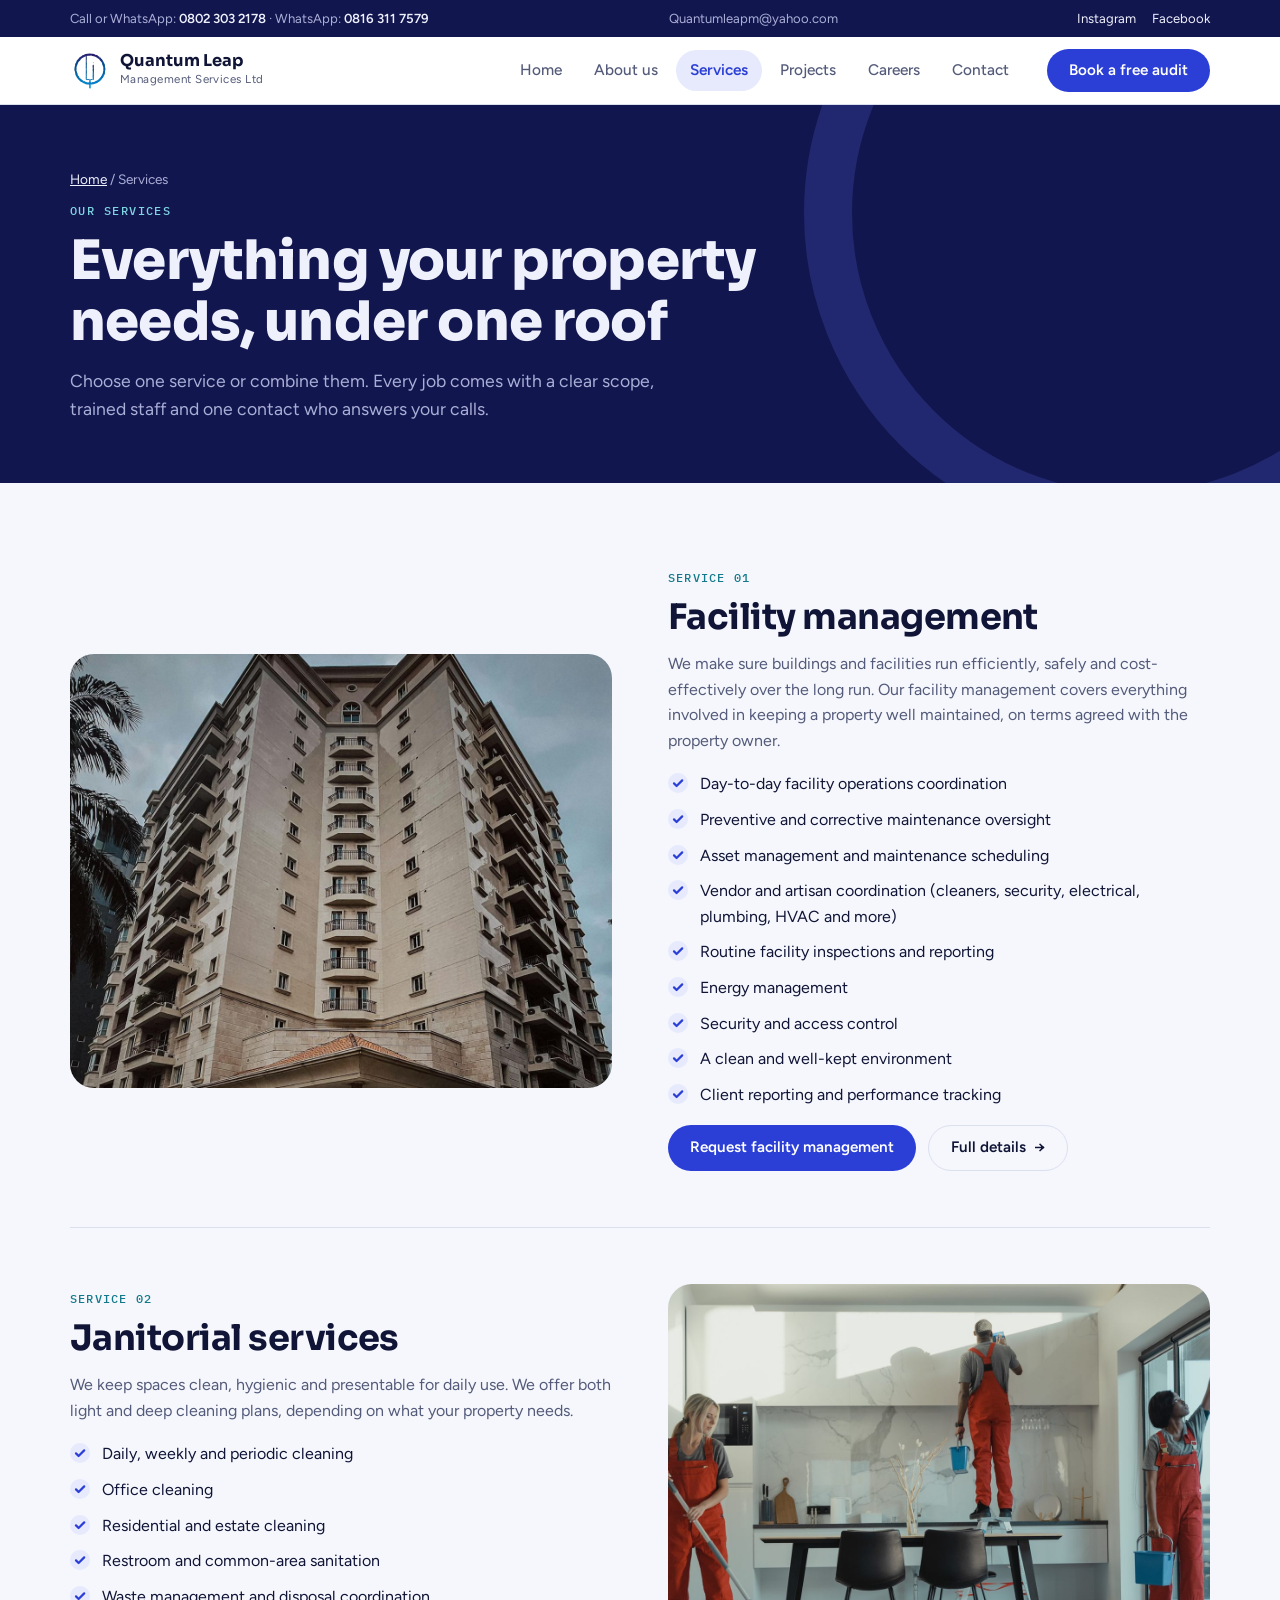
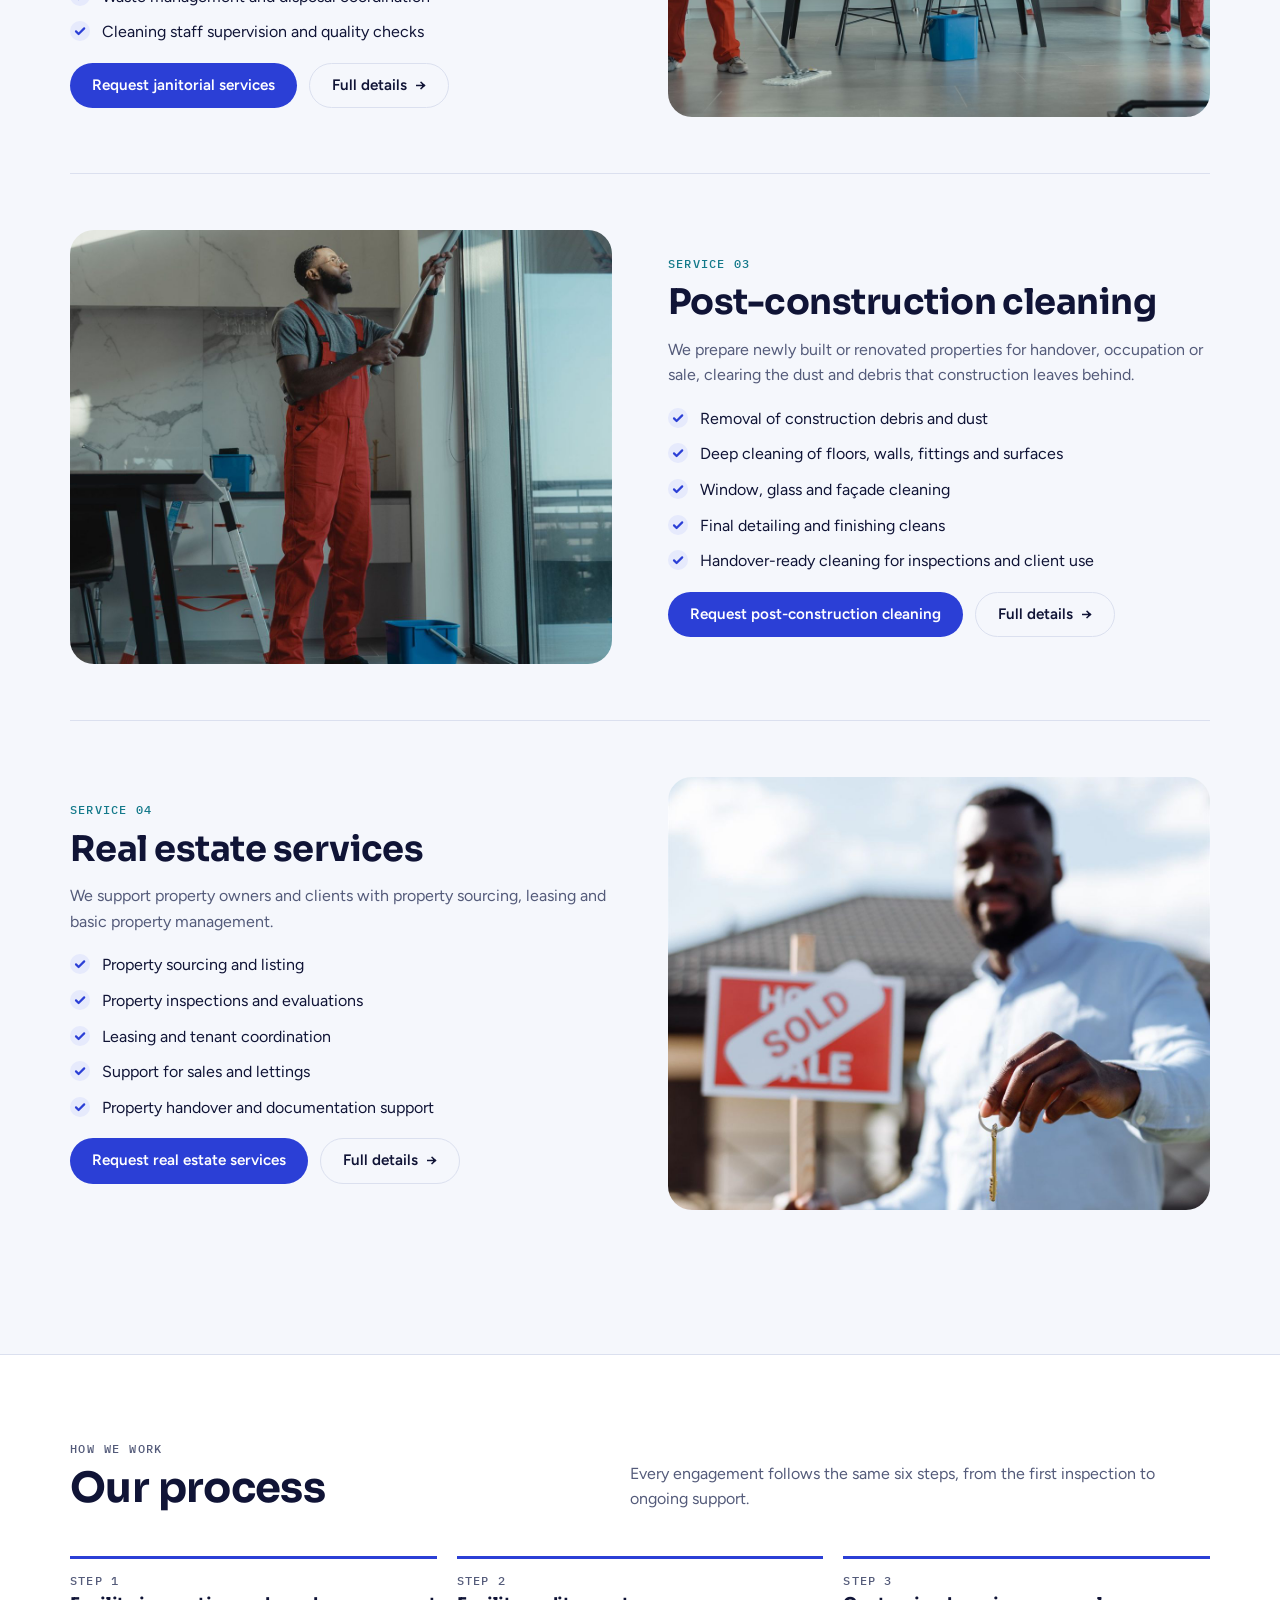
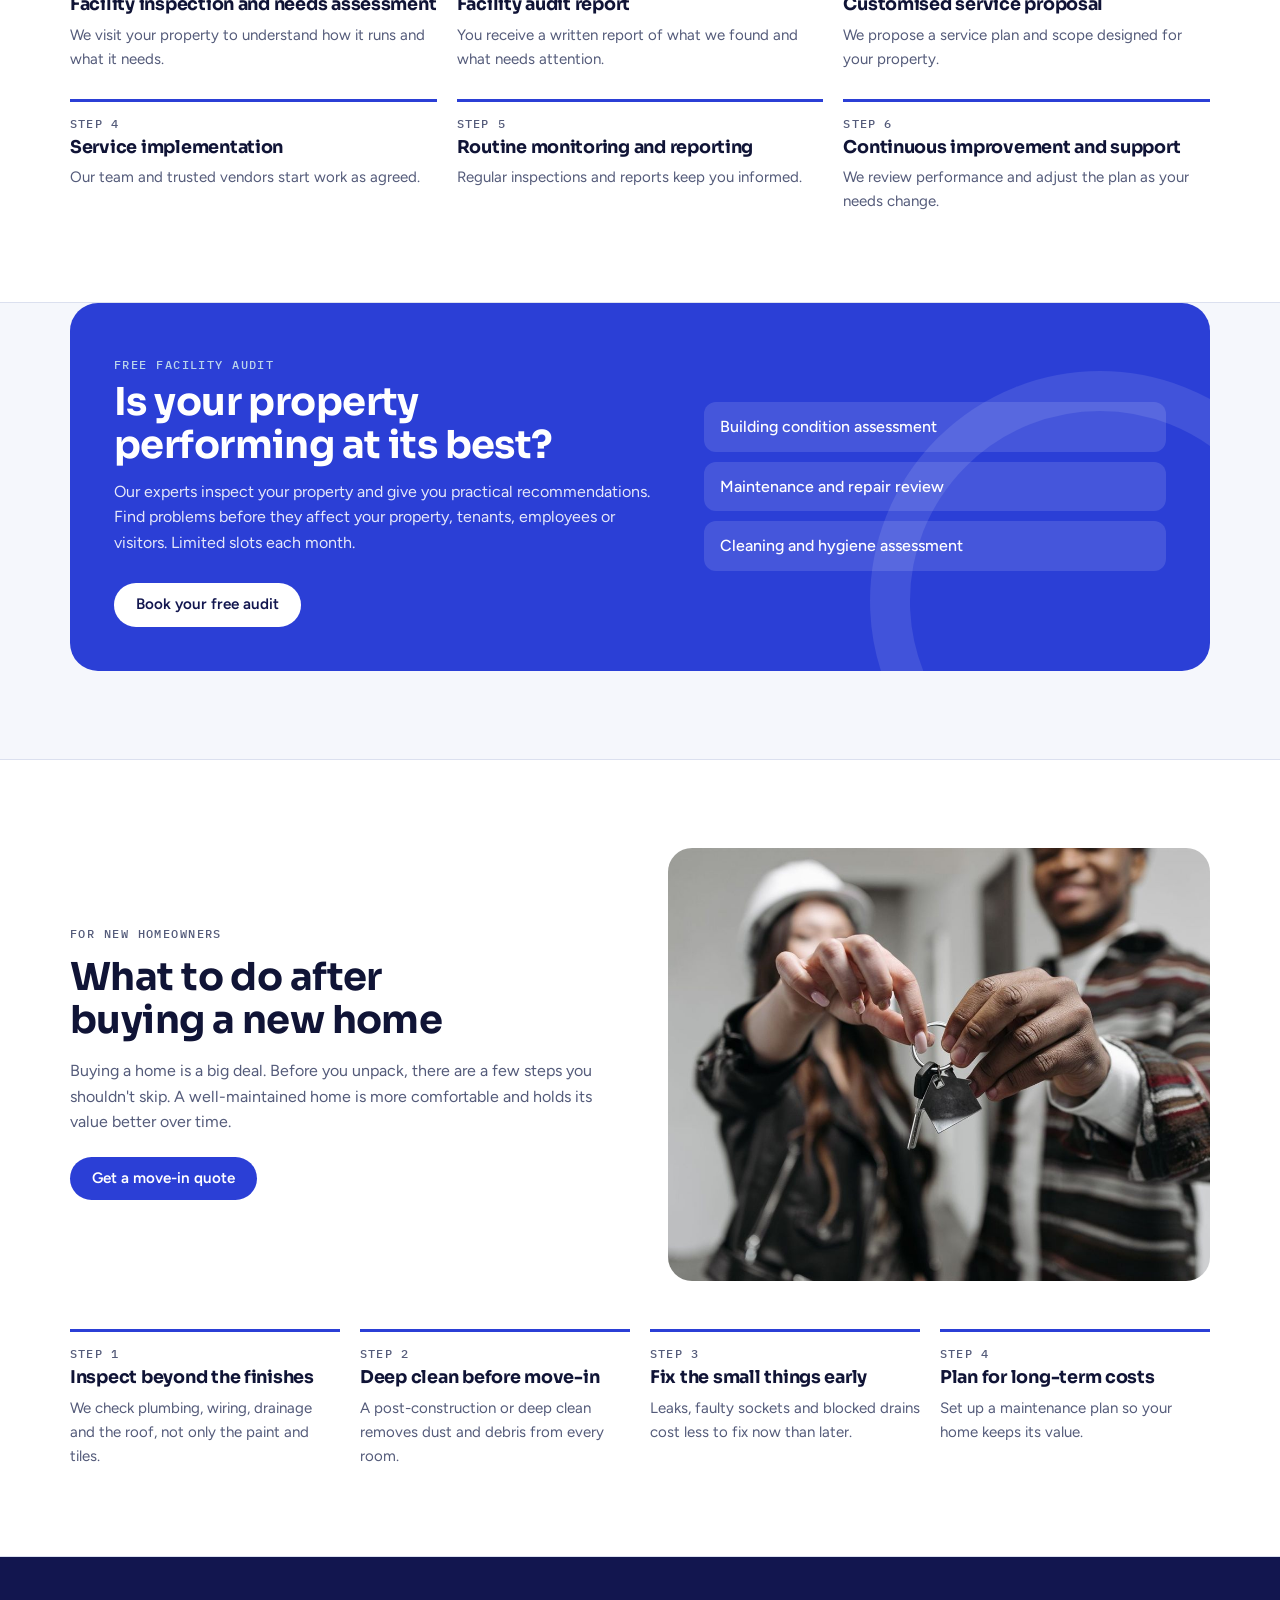
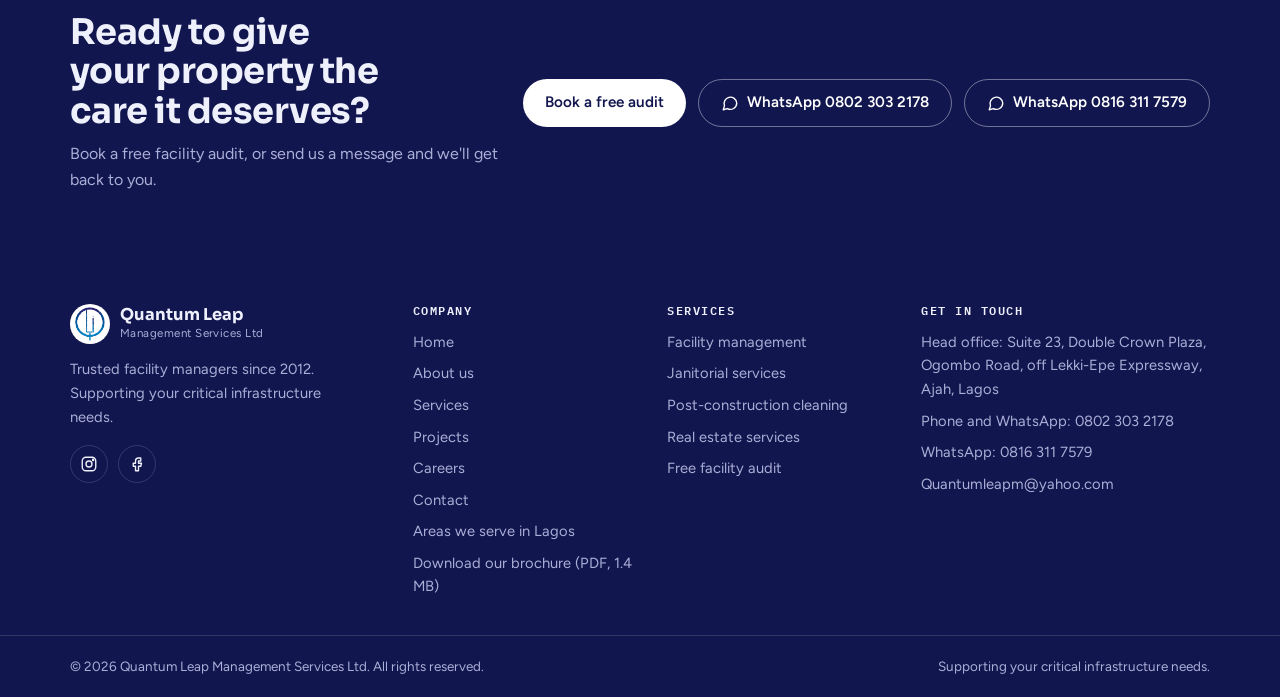
<file: site/services.html>
<!doctype html>
<html lang="en">
<head>
<meta charset="utf-8">
<meta name="viewport" content="width=device-width, initial-scale=1, viewport-fit=cover">
<title>Our Services | Quantum Leap Management Services</title>
<meta name="description" content="Facility management, janitorial services, post-construction cleaning and real estate services from one trusted partner. See what each service includes.">
<link rel="canonical" href="https://www.quantumleapmgt.workers.dev/services">
<meta name="theme-color" content="#12164f">
<meta property="og:type" content="website">
<meta property="og:site_name" content="Quantum Leap Management Services">
<meta property="og:locale" content="en_NG">
<meta property="og:title" content="Our Services | Quantum Leap Management Services">
<meta property="og:description" content="Facility management, janitorial services, post-construction cleaning and real estate services from one trusted partner. See what each service includes.">
<meta property="og:url" content="https://www.quantumleapmgt.workers.dev/services">
<meta property="og:image" content="https://www.quantumleapmgt.workers.dev/img/og-image.jpg">
<meta property="og:image:width" content="1200">
<meta property="og:image:height" content="630">
<meta property="og:image:alt" content="Quantum Leap Management Services: facility management and cleaning services">
<meta name="twitter:card" content="summary_large_image">
<meta name="twitter:title" content="Our Services | Quantum Leap Management Services">
<meta name="twitter:description" content="Facility management, janitorial services, post-construction cleaning and real estate services from one trusted partner. See what each service includes.">
<meta name="twitter:image" content="https://www.quantumleapmgt.workers.dev/img/og-image.jpg">
<script type="application/ld+json">
{
 "@context": "https://schema.org",
 "@graph": [
  {
   "@type": "ProfessionalService",
   "@id": "https://www.quantumleapmgt.workers.dev/#business",
   "name": "Quantum Leap Management Services Ltd",
   "url": "https://www.quantumleapmgt.workers.dev/"
  },
  {
   "@type": "BreadcrumbList",
   "itemListElement": [
    {
     "@type": "ListItem",
     "position": 1,
     "name": "Home",
     "item": "https://www.quantumleapmgt.workers.dev/"
    },
    {
     "@type": "ListItem",
     "position": 2,
     "name": "Services",
     "item": "https://www.quantumleapmgt.workers.dev/services"
    }
   ]
  }
 ]
}
</script>
<link rel="preconnect" href="https://fonts.googleapis.com">
<link rel="preconnect" href="https://fonts.gstatic.com" crossorigin>
<link rel="stylesheet" href="https://fonts.googleapis.com/css2?family=Sora:wght@400;600;700;800&family=Figtree:ital,wght@0,400;0,500;0,600;1,500&family=IBM+Plex+Mono:wght@400;500&display=swap">
<link rel="stylesheet" href="styles.css">
<link rel="icon" type="image/png" sizes="32x32" href="img/favicon-32.png">
<link rel="apple-touch-icon" href="img/apple-touch-icon.png">
</head>
<body>
<div class="strip"><div class="wrap">
  <span>Call or WhatsApp: <b>0802 303 2178</b><span class="hide-sm"> · WhatsApp: <b>0816 311 7579</b></span></span>
  <span class="hide-sm">Quantumleapm@yahoo.com</span>
  <span class="socials-mini"><a href="https://www.instagram.com/quantum.leap.management/" target="_blank" rel="noopener">Instagram</a><a href="https://www.facebook.com/quantumleapmgtservices/" target="_blank" rel="noopener">Facebook</a></span>
</div></div>
<header class="site"><div class="wrap">
  <a class="brand" href="index.html" aria-label="Quantum Leap Management Services, home"><img class="logo-mark" src="img/logo.png" width="40" height="40" alt=""><span><b>Quantum Leap</b><small>Management Services Ltd</small></span></a>
  <button class="menu-btn" type="button" aria-label="Open menu" aria-expanded="false" aria-controls="mainnav"><svg width="22" height="22" viewBox="0 0 24 24" fill="none" stroke="currentColor" stroke-width="1.8" stroke-linecap="round" stroke-linejoin="round" aria-hidden="true"><path d="M4 7h16M4 12h16M4 17h16"/></svg></button>
  <nav class="main" id="mainnav" aria-label="Main"><a href="index.html">Home</a><a href="about.html">About us</a><a href="services.html" aria-current="page">Services</a><a href="projects.html">Projects</a><a href="careers.html">Careers</a><a href="contact.html">Contact</a><a class="btn btn-primary" href="contact.html#audit">Book a free audit</a></nav>
  <a class="btn btn-primary cta" href="contact.html#audit">Book a free audit</a>
</div></header>
<main>
<section class="page-hero"><div class="wrap">
  <p class="crumbs"><a href="index.html">Home</a> / Services</p>
  <p class="eyebrow">Our services</p>
  <h1>Everything your property needs, under one roof</h1>
  <p class="lede">Choose one service or combine them. Every job comes with a clear scope, trained staff and one contact who answers your calls.</p>
</div></section>

<section class="block"><div class="wrap">
  <article class="svc-detail" id="facility">
    <div class="media"><img src="img/facility.jpg" alt="Residential high-rise apartment building" loading="lazy"></div>
    <div class="copy">
      <span class="num">Service 01</span>
      <h2>Facility management</h2>
      <p>We make sure buildings and facilities run efficiently, safely and cost-effectively over the long run. Our facility management covers everything involved in keeping a property well maintained, on terms agreed with the property owner.</p>
      <ul class="ticks"><li>Day-to-day facility operations coordination</li><li>Preventive and corrective maintenance oversight</li><li>Asset management and maintenance scheduling</li><li>Vendor and artisan coordination (cleaners, security, electrical, plumbing, HVAC and more)</li><li>Routine facility inspections and reporting</li><li>Energy management</li><li>Security and access control</li><li>A clean and well-kept environment</li><li>Client reporting and performance tracking</li></ul>
      <div class="ctas" style="margin-top:4px"><a class="btn btn-primary" href="contact.html#facility">Request facility management</a><a class="btn btn-ghost arrow" href="facility-management.html">Full details </a></div>
    </div>
  </article>
  <article class="svc-detail" id="janitorial">
    <div class="media"><img src="img/janitorial.jpg" alt="Cleaning crew mopping, wiping and washing windows in a modern kitchen" loading="lazy"></div>
    <div class="copy">
      <span class="num">Service 02</span>
      <h2>Janitorial services</h2>
      <p>We keep spaces clean, hygienic and presentable for daily use. We offer both light and deep cleaning plans, depending on what your property needs.</p>
      <ul class="ticks"><li>Daily, weekly and periodic cleaning</li><li>Office cleaning</li><li>Residential and estate cleaning</li><li>Restroom and common-area sanitation</li><li>Waste management and disposal coordination</li><li>Cleaning staff supervision and quality checks</li></ul>
      <div class="ctas" style="margin-top:4px"><a class="btn btn-primary" href="contact.html#janitorial">Request janitorial services</a><a class="btn btn-ghost arrow" href="janitorial-services.html">Full details </a></div>
    </div>
  </article>
  <article class="svc-detail" id="post-construction">
    <div class="media"><img src="img/post-construction.jpg" alt="Cleaner in overalls washing the windows of a newly finished home" loading="lazy"></div>
    <div class="copy">
      <span class="num">Service 03</span>
      <h2>Post-construction cleaning</h2>
      <p>We prepare newly built or renovated properties for handover, occupation or sale, clearing the dust and debris that construction leaves behind.</p>
      <ul class="ticks"><li>Removal of construction debris and dust</li><li>Deep cleaning of floors, walls, fittings and surfaces</li><li>Window, glass and façade cleaning</li><li>Final detailing and finishing cleans</li><li>Handover-ready cleaning for inspections and client use</li></ul>
      <div class="ctas" style="margin-top:4px"><a class="btn btn-primary" href="contact.html#post-construction">Request post-construction cleaning</a><a class="btn btn-ghost arrow" href="post-construction-cleaning.html">Full details </a></div>
    </div>
  </article>
  <article class="svc-detail" id="real-estate">
    <div class="media"><img src="img/real-estate.jpg" alt="Real estate agent holding house keys and a SOLD sign" loading="lazy"></div>
    <div class="copy">
      <span class="num">Service 04</span>
      <h2>Real estate services</h2>
      <p>We support property owners and clients with property sourcing, leasing and basic property management.</p>
      <ul class="ticks"><li>Property sourcing and listing</li><li>Property inspections and evaluations</li><li>Leasing and tenant coordination</li><li>Support for sales and lettings</li><li>Property handover and documentation support</li></ul>
      <div class="ctas" style="margin-top:4px"><a class="btn btn-primary" href="contact.html#real-estate">Request real estate services</a><a class="btn btn-ghost arrow" href="real-estate-services.html">Full details </a></div>
    </div>
  </article>
</div></section>

<section class="block alt" id="process" style="scroll-margin-top:90px"><div class="wrap">
  <div class="sec-head">
    <div><p class="eyebrow">How we work</p><h2>Our process</h2></div>
    <p>Every engagement follows the same six steps, from the first inspection to ongoing support.</p>
  </div>
  <div class="steps six">
    <div class="step"><h3>Facility inspection and needs assessment</h3><p>We visit your property to understand how it runs and what it needs.</p></div>
    <div class="step"><h3>Facility audit report</h3><p>You receive a written report of what we found and what needs attention.</p></div>
    <div class="step"><h3>Customised service proposal</h3><p>We propose a service plan and scope designed for your property.</p></div>
    <div class="step"><h3>Service implementation</h3><p>Our team and trusted vendors start work as agreed.</p></div>
    <div class="step"><h3>Routine monitoring and reporting</h3><p>Regular inspections and reports keep you informed.</p></div>
    <div class="step"><h3>Continuous improvement and support</h3><p>We review performance and adjust the plan as your needs change.</p></div>
  </div>
</div></section>

<section class="block tight" id="audit" style="scroll-margin-top:90px"><div class="wrap">
  <div class="audit-band">
    <div>
      <p class="eyebrow" style="color:#cfe9ee">Free facility audit</p>
      <h2 style="margin-top:10px">Is your property performing at its best?</h2>
      <p>Our experts inspect your property and give you practical recommendations. Find problems before they affect your property, tenants, employees or visitors. Limited slots each month.</p>
      <div class="ctas"><a class="btn btn-light" href="contact.html#audit">Book your free audit</a></div>
    </div>
    <ul><li>Building condition assessment</li><li>Maintenance and repair review</li><li>Cleaning and hygiene assessment</li></ul>
  </div>
</div></section>

<section class="block alt" id="new-home" style="scroll-margin-top:90px"><div class="wrap">
  <div class="split">
    <div class="copy">
      <p class="eyebrow">For new homeowners</p>
      <h2>What to do after buying a new home</h2>
      <p>Buying a home is a big deal. Before you unpack, there are a few steps you shouldn't skip. A well-maintained home is more comfortable and holds its value better over time.</p>
      <a class="btn btn-primary" href="contact.html#post-construction">Get a move-in quote</a>
    </div>
    <div class="media"><img src="img/keys.jpg" alt="Couple holding the keys to their new home" loading="lazy"></div>
  </div>
  <div class="steps" style="margin-top:48px">
    <div class="step"><h3>Inspect beyond the finishes</h3><p>We check plumbing, wiring, drainage and the roof, not only the paint and tiles.</p></div>
    <div class="step"><h3>Deep clean before move-in</h3><p>A post-construction or deep clean removes dust and debris from every room.</p></div>
    <div class="step"><h3>Fix the small things early</h3><p>Leaks, faulty sockets and blocked drains cost less to fix now than later.</p></div>
    <div class="step"><h3>Plan for long-term costs</h3><p>Set up a maintenance plan so your home keeps its value.</p></div>
  </div>
</div></section>
</main>
<section class="cta-band"><div class="wrap">
  <div><h2>Ready to give your property the care it deserves?</h2><p>Book a free facility audit, or send us a message and we'll get back to you.</p></div>
  <div class="ctas"><a class="btn btn-light" href="contact.html#audit">Book a free audit</a><a class="btn btn-outline-light" href="https://wa.me/2348023032178" target="_blank" rel="noopener" aria-label="Chat on WhatsApp: 0802 303 2178"><svg width="18" height="18" viewBox="0 0 24 24" fill="none" stroke="currentColor" stroke-width="1.8" stroke-linecap="round" stroke-linejoin="round" aria-hidden="true"><path d="M21 12a8.5 8.5 0 0 1-12.6 7.4L3 21l1.6-5.2A8.5 8.5 0 1 1 21 12z"/></svg>WhatsApp 0802 303 2178</a><a class="btn btn-outline-light" href="https://wa.me/2348163117579" target="_blank" rel="noopener" aria-label="Chat on WhatsApp: 0816 311 7579"><svg width="18" height="18" viewBox="0 0 24 24" fill="none" stroke="currentColor" stroke-width="1.8" stroke-linecap="round" stroke-linejoin="round" aria-hidden="true"><path d="M21 12a8.5 8.5 0 0 1-12.6 7.4L3 21l1.6-5.2A8.5 8.5 0 1 1 21 12z"/></svg>WhatsApp 0816 311 7579</a></div>
</div></section>
<footer class="site">
  <div class="wrap cols">
    <div class="about-f">
      <a class="brand" href="index.html"><img class="logo-mark" src="img/logo.png" width="40" height="40" alt=""><span><b>Quantum Leap</b><small>Management Services Ltd</small></span></a>
      <p>Trusted facility managers since 2012. Supporting your critical infrastructure needs.</p>
      <div class="social"><a href="https://www.instagram.com/quantum.leap.management/" target="_blank" rel="noopener" aria-label="Instagram"><svg width="18" height="18" viewBox="0 0 24 24" fill="none" stroke="currentColor" stroke-width="1.8" stroke-linecap="round" stroke-linejoin="round" aria-hidden="true"><rect x="3" y="3" width="18" height="18" rx="5"/><circle cx="12" cy="12" r="4"/><circle cx="17.5" cy="6.5" r=".8" fill="currentColor"/></svg></a><a href="https://www.facebook.com/quantumleapmgtservices/" target="_blank" rel="noopener" aria-label="Facebook"><svg width="18" height="18" viewBox="0 0 24 24" fill="none" stroke="currentColor" stroke-width="1.8" stroke-linecap="round" stroke-linejoin="round" aria-hidden="true"><path d="M14 8h3V4h-3a4 4 0 0 0-4 4v3H7v4h3v6h4v-6h3l1-4h-4V8z"/></svg></a></div>
    </div>
    <div><h3>Company</h3><ul><li><a href="index.html">Home</a></li><li><a href="about.html">About us</a></li><li><a href="services.html">Services</a></li><li><a href="projects.html">Projects</a></li><li><a href="careers.html">Careers</a></li><li><a href="contact.html">Contact</a></li><li><a href="lagos.html">Areas we serve in Lagos</a></li><li><a href="downloads/Quantum-Leap-Brochure-2026.pdf" download>Download our brochure (PDF, 1.4 MB)</a></li></ul></div>
    <div><h3>Services</h3><ul><li><a href="facility-management.html">Facility management</a></li><li><a href="janitorial-services.html">Janitorial services</a></li><li><a href="post-construction-cleaning.html">Post-construction cleaning</a></li><li><a href="real-estate-services.html">Real estate services</a></li><li><a href="services.html#audit">Free facility audit</a></li></ul></div>
    <div><h3>Get in touch</h3><ul><li>Head office: Suite 23, Double Crown Plaza, Ogombo Road, off Lekki-Epe Expressway, Ajah, Lagos</li><li>Phone and WhatsApp: 0802 303 2178</li><li>WhatsApp: 0816 311 7579</li><li>Quantumleapm@yahoo.com</li></ul></div>
  </div>
  <div class="bottom"><div class="wrap"><span>© <span id="year">2026</span> Quantum Leap Management Services Ltd. All rights reserved.</span><span>Supporting your critical infrastructure needs.</span></div></div>
</footer>
<script src="site.js"></script>
</body>
</html>
</file>
<file: site/styles.css>
/* Quantum Leap Management Services: shared styles.
   Layout: 1180px grid; royal blue carries actions, navy carries bands and footer, teal (from the logo ring) marks small labels. */
:root {
  --ink: #101436;
  --paper: #f5f7fc;
  --surface: #ffffff;
  --line: #dbe0ef;
  --muted: #545b7a;
  --royal: #2b3fd6;
  --royal-hover: #2232b4;
  --on-royal: #ffffff;
  --tint: #e6eafc;
  --teal: #13798a;
  --navy: #12164f;
  --navy-fg: #eef0fb;
  --navy-muted: #a9afd6;
  --navy-line: rgba(255, 255, 255, .14);
  --ok: #1d7a46;
  --bad: #b3261e;
  --shadow: 0 18px 50px -24px rgba(18, 22, 79, .35);
  --display: "Sora", "Segoe UI", system-ui, sans-serif;
  --body: "Figtree", "Segoe UI", system-ui, sans-serif;
  --mono: "IBM Plex Mono", ui-monospace, Consolas, monospace;
  --max: 1180px;
  color-scheme: light;
}
@media (prefers-color-scheme: dark) {
  :root:not([data-theme="light"]) {
    --ink: #e8eaf7; --paper: #0b0e24; --surface: #13173a; --line: #262b58; --muted: #a3a9cf;
    --royal: #6b7cff; --royal-hover: #8593ff; --on-royal: #0b0e24; --tint: #1b2150; --teal: #4fc3d3;
    --navy: #070920; --navy-fg: #eef0fb; --navy-muted: #9399c4; --ok: #4cc47e; --bad: #ff7a6e;
    --shadow: 0 18px 50px -24px rgba(0, 0, 0, .7); color-scheme: dark;
  }
}
:root[data-theme="dark"] {
  --ink: #e8eaf7; --paper: #0b0e24; --surface: #13173a; --line: #262b58; --muted: #a3a9cf;
  --royal: #6b7cff; --royal-hover: #8593ff; --on-royal: #0b0e24; --tint: #1b2150; --teal: #4fc3d3;
  --navy: #070920; --navy-fg: #eef0fb; --navy-muted: #9399c4; --ok: #4cc47e; --bad: #ff7a6e;
  --shadow: 0 18px 50px -24px rgba(0, 0, 0, .7); color-scheme: dark;
}

* { box-sizing: border-box; }
html { scroll-behavior: smooth; }
body { margin: 0; background: var(--paper); color: var(--ink); font: 400 1rem/1.6 var(--body); }
img { max-width: 100%; display: block; }
a { color: inherit; }
h1, h2, h3 { font-family: var(--display); text-wrap: balance; margin: 0; line-height: 1.12; letter-spacing: -.015em; }
p { margin: 0; }
[hidden] { display: none !important; }
.wrap { max-width: var(--max); margin: 0 auto; padding-inline: 20px; }
.eyebrow { font: 500 .75rem/1 var(--mono); letter-spacing: .12em; text-transform: uppercase; color: var(--teal); }
.muted { color: var(--muted); }
:focus-visible { outline: 3px solid var(--royal); outline-offset: 2px; }
@media (prefers-reduced-motion: reduce) { html { scroll-behavior: auto; } * { transition: none !important; } }

/* Buttons */
.btn { display: inline-flex; align-items: center; justify-content: center; gap: 8px; border: 0; cursor: pointer; font: 600 .95rem/1 var(--body); padding: 14px 22px; text-decoration: none; border-radius: 999px; transition: background .15s, border-color .15s; }
.btn-primary { background: var(--royal); color: var(--on-royal); }
.btn-primary:hover { background: var(--royal-hover); }
.btn-ghost { background: transparent; color: var(--ink); border: 1.5px solid var(--line); }
.btn-ghost:hover { border-color: var(--royal); }
.btn-light { background: #ffffff; color: #12164f; }
.btn-light:hover { background: #e6eafc; }
.btn-outline-light { background: transparent; color: #ffffff; border: 1.5px solid rgba(255, 255, 255, .4); }
.btn-outline-light:hover { border-color: #ffffff; }
.arrow::after { content: "→"; }

/* Top contact strip */
.strip { background: var(--navy); color: var(--navy-muted); font-size: .82rem; }
.strip .wrap { display: flex; flex-wrap: wrap; gap: 6px 22px; justify-content: space-between; padding-block: 8px; }
.strip span b { color: var(--navy-fg); font-weight: 600; }
.strip .socials-mini { display: flex; gap: 16px; }
.strip a { color: var(--navy-fg); text-decoration: none; }
.strip a:hover { text-decoration: underline; }
@media (max-width: 640px) { .strip .hide-sm { display: none; } }

/* Header */
header.site { position: sticky; top: env(safe-area-inset-top, 0px); z-index: 20; background: var(--surface); border-bottom: 1px solid var(--line); }
header.site .wrap { display: flex; align-items: center; gap: 24px; padding-block: 12px; }
.brand { display: flex; align-items: center; gap: 10px; text-decoration: none; min-width: 0; }
.brand svg { flex: none; }
.brand b { display: block; font: 700 1.02rem/1.1 var(--display); }
.brand small { display: block; font-size: .72rem; color: var(--muted); letter-spacing: .04em; }
nav.main { display: flex; gap: 4px; margin-left: auto; }
nav.main a { text-decoration: none; color: var(--muted); font-weight: 500; font-size: .96rem; padding: 8px 14px; border-radius: 999px; }
nav.main a:hover { color: var(--ink); background: var(--tint); }
nav.main a[aria-current="page"] { color: var(--royal); background: var(--tint); font-weight: 600; }
.menu-btn { display: none; margin-left: auto; background: transparent; border: 1px solid var(--line); color: var(--ink); width: 44px; height: 44px; border-radius: 12px; cursor: pointer; align-items: center; justify-content: center; }
@media (max-width: 1120px) {
  .menu-btn { display: inline-flex; }
  header.site .cta { display: none; }
  nav.main { display: none; position: absolute; left: 0; right: 0; top: 100%; background: var(--surface); border-bottom: 1px solid var(--line); flex-direction: column; padding: 8px 20px 20px; gap: 2px; box-shadow: var(--shadow); }
  nav.main.open { display: flex; }
  nav.main a { padding: 12px 14px; font-size: 1rem; }
  nav.main .btn { margin-top: 10px; color: var(--on-royal); background: var(--royal); }
}
@media (min-width: 1121px) { nav.main .btn { display: none; } }
@media (max-width: 420px) { .brand small { display: none; } }

/* Page hero (inner pages) */
.page-hero { background: var(--navy); color: var(--navy-fg); position: relative; overflow: hidden; }
.page-hero::after { content: ""; position: absolute; right: -180px; top: -220px; width: 560px; height: 560px; border-radius: 50%; border: 48px solid rgba(107, 124, 255, .18); pointer-events: none; }
.page-hero .wrap { position: relative; z-index: 1; padding-block: 64px 60px; display: grid; gap: 14px; }
.page-hero .eyebrow { color: #7fd6e2; }
.page-hero h1 { font-size: clamp(2.1rem, 4.6vw, 3.4rem); font-weight: 800; max-width: 20ch; }
.page-hero p.lede { color: var(--navy-muted); font-size: 1.1rem; max-width: 40rem; }
.crumbs { font-size: .85rem; color: var(--navy-muted); }
.crumbs a { color: var(--navy-fg); }

/* Home hero */
.hero { position: relative; overflow: hidden; background: var(--surface); border-bottom: 1px solid var(--line); }
.hero::before { content: ""; position: absolute; right: -240px; top: -240px; width: 720px; height: 720px; border-radius: 50%; border: 60px solid var(--tint); pointer-events: none; }
.hero .wrap { position: relative; z-index: 1; display: grid; grid-template-columns: 1.1fr 1fr; gap: 56px; padding-block: 64px 72px; align-items: center; }
.since { display: inline-flex; flex-wrap: wrap; align-items: center; gap: 10px; }
.since span { font: 600 .78rem/1 var(--display); background: var(--navy); color: var(--navy-fg); padding: 7px 12px; border-radius: 999px; }
.hero h1 { font-size: clamp(2.3rem, 5vw, 3.9rem); font-weight: 800; margin-top: 18px; }
.hero h1 span { color: var(--royal); }
.hero .tagline { margin-top: 14px; font: italic 500 1.22rem/1.4 var(--body); color: var(--teal); }
.hero .lede { margin-top: 16px; max-width: 34rem; font-size: 1.08rem; color: var(--muted); }
.ctas { display: flex; flex-wrap: wrap; gap: 12px; margin-top: 28px; }
.hero-media { position: relative; min-width: 0; }
.hero-media .main-img { width: 100%; height: auto; aspect-ratio: 4 / 4.2; object-fit: cover; border-radius: 28px; box-shadow: var(--shadow); }
.hero-media .badge { position: absolute; left: -22px; bottom: 28px; background: var(--surface); border: 1px solid var(--line); border-radius: 18px; padding: 16px 18px; box-shadow: var(--shadow); display: grid; gap: 4px; max-width: 250px; }
.hero-media .badge b { font: 700 1rem/1.2 var(--display); }
.hero-media .badge span { font-size: .86rem; color: var(--muted); }
.hero-media .badge .stamp { justify-self: start; }
@media (max-width: 900px) {
  .hero .wrap { grid-template-columns: 1fr; padding-block: 40px 52px; gap: 36px; }
  .hero-media .badge { left: 12px; bottom: 12px; }
  .hero::before { right: -440px; }
}

.stamp { display: inline-block; font: 700 .7rem/1 var(--mono); letter-spacing: .1em; text-transform: uppercase; background: var(--royal); color: var(--on-royal); padding: 6px 10px; border-radius: 6px; }

/* Sections */
section.block { padding-block: 88px; }
section.block.tight { padding-top: 0; }
.alt { background: var(--surface); border-block: 1px solid var(--line); }
.sec-head { display: grid; grid-template-columns: 1fr 1.1fr; gap: 32px; align-items: end; margin-bottom: 44px; }
.sec-head h2 { font-size: clamp(1.8rem, 3.4vw, 2.6rem); font-weight: 700; margin-top: 10px; }
.sec-head p { color: var(--muted); max-width: 36rem; }
.sec-head.center { grid-template-columns: 1fr; text-align: center; justify-items: center; }
@media (max-width: 760px) { .sec-head { grid-template-columns: 1fr; gap: 12px; } section.block { padding-block: 60px; } }

/* Service cards (home) */
.svc-grid { display: grid; grid-template-columns: repeat(4, 1fr); gap: 20px; }
.svc-card { background: var(--surface); border: 1px solid var(--line); border-radius: 20px; overflow: hidden; display: grid; grid-template-rows: auto 1fr; text-decoration: none; transition: border-color .15s, transform .15s; }
.svc-card:hover { border-color: var(--royal); transform: translateY(-3px); }
.svc-card img { width: 100%; aspect-ratio: 4 / 3; object-fit: cover; }
.svc-card .body { padding: 20px 20px 22px; display: grid; gap: 8px; align-content: start; }
.svc-card h3 { font-size: 1.12rem; }
.svc-card p { color: var(--muted); font-size: .93rem; }
.svc-card .more { color: var(--royal); font-weight: 600; font-size: .9rem; margin-top: 4px; }
@media (max-width: 1000px) { .svc-grid { grid-template-columns: repeat(2, 1fr); } }
@media (max-width: 540px) { .svc-grid { grid-template-columns: 1fr; } }

/* Split: image + text */
.split { display: grid; grid-template-columns: 1fr 1fr; gap: 56px; align-items: center; }
.split.flip > :first-child { order: 2; }
.split .media { min-width: 0; position: relative; }
.split .media img { width: 100%; border-radius: 24px; object-fit: cover; aspect-ratio: 5 / 4; }
.split .copy { display: grid; gap: 16px; align-content: start; min-width: 0; }
.split .copy h2 { font-size: clamp(1.7rem, 3.2vw, 2.4rem); font-weight: 700; }
.split .copy p { color: var(--muted); }
.split .copy .btn { justify-self: start; margin-top: 6px; }
@media (max-width: 860px) { .split { grid-template-columns: 1fr; gap: 28px; } .split.flip > :first-child { order: 0; } }

.ticks { list-style: none; padding: 0; margin: 4px 0 0; display: grid; gap: 10px; }
.ticks li { display: grid; grid-template-columns: 22px 1fr; gap: 10px; }
.ticks li::before { content: ""; width: 20px; height: 20px; margin-top: 2px; border-radius: 50%; background: var(--tint) url("data:image/svg+xml,%3Csvg xmlns='http://www.w3.org/2000/svg' viewBox='0 0 20 20'%3E%3Cpath d='M6 10.4l2.6 2.6L14.2 7.4' fill='none' stroke='%232b3fd6' stroke-width='2.2' stroke-linecap='round' stroke-linejoin='round'/%3E%3C/svg%3E") center / 20px no-repeat; }

.chips { display: flex; flex-wrap: wrap; gap: 8px; }
.chips span { font-size: .85rem; border: 1px solid var(--line); background: var(--surface); border-radius: 999px; padding: 6px 12px; }

/* Pillars band */
.band { background: var(--navy); color: var(--navy-fg); }
.band .eyebrow { color: #7fd6e2; }
.band .sec-head p { color: var(--navy-muted); }
.pillars { display: grid; grid-template-columns: repeat(4, 1fr); gap: 1px; background: var(--navy-line); border-radius: 20px; overflow: hidden; }
.pillar { background: var(--navy); padding: 30px 24px; display: grid; gap: 10px; align-content: start; }
.pillar .ic { width: 46px; height: 46px; border-radius: 12px; background: rgba(107, 124, 255, .2); color: #b8c0ff; display: grid; place-items: center; }
.pillar h3 { font-size: 1.25rem; }
.pillar p { color: var(--navy-muted); font-size: .94rem; }
@media (max-width: 900px) { .pillars { grid-template-columns: repeat(2, 1fr); } }
@media (max-width: 480px) { .pillars { grid-template-columns: 1fr; } }

/* Why us */
.why { display: grid; grid-template-columns: repeat(4, 1fr); gap: 20px; }
.reason { background: var(--surface); border: 1px solid var(--line); border-radius: 18px; padding: 24px; display: grid; gap: 10px; align-content: start; }
.reason .ic { width: 44px; height: 44px; border-radius: 12px; background: var(--tint); color: var(--royal); display: grid; place-items: center; }
.reason h3 { font-size: 1.1rem; }
.reason p { color: var(--muted); font-size: .94rem; }
@media (max-width: 960px) { .why { grid-template-columns: repeat(2, 1fr); } }
@media (max-width: 480px) { .why { grid-template-columns: 1fr; } }

/* Audit band */
.audit-band { background: var(--royal); color: var(--on-royal); border-radius: 28px; padding: 44px; display: grid; grid-template-columns: 1.2fr 1fr; gap: 36px; align-items: center; position: relative; overflow: hidden; }
.audit-band::after { content: ""; position: absolute; right: -120px; bottom: -160px; width: 380px; height: 380px; border-radius: 50%; border: 40px solid rgba(255, 255, 255, .1); }
.audit-band h2 { font-size: clamp(1.7rem, 3.2vw, 2.4rem); }
.audit-band p { opacity: .88; margin-top: 12px; }
.audit-band ul { list-style: none; padding: 0; margin: 0; display: grid; gap: 10px; position: relative; z-index: 1; }
.audit-band li { background: rgba(255, 255, 255, .12); border-radius: 12px; padding: 12px 16px; font-weight: 500; }
.audit-band .ctas { position: relative; z-index: 1; }
@media (max-width: 860px) { .audit-band { grid-template-columns: 1fr; padding: 30px 24px; } }
:root[data-theme="dark"] .audit-band li, .audit-band li { color: inherit; }

/* Service detail (services page) */
.svc-detail { display: grid; grid-template-columns: 1fr 1fr; gap: 56px; align-items: center; padding-block: 56px; border-top: 1px solid var(--line); scroll-margin-top: 90px; }
.svc-detail:first-child { border-top: 0; padding-top: 0; }
.svc-detail:nth-child(even) .media { order: 2; }
.svc-detail .media img { width: 100%; aspect-ratio: 5 / 4; object-fit: cover; border-radius: 24px; }
.svc-detail .copy { display: grid; gap: 14px; min-width: 0; }
.svc-detail .num { font: 500 .78rem/1 var(--mono); color: var(--teal); letter-spacing: .1em; text-transform: uppercase; }
.svc-detail h2 { font-size: clamp(1.6rem, 3vw, 2.2rem); }
.svc-detail p { color: var(--muted); }
.svc-detail .btn { justify-self: start; }
@media (max-width: 860px) { .svc-detail { grid-template-columns: 1fr; gap: 24px; } .svc-detail:nth-child(even) .media { order: 0; } }

/* Steps */
.steps { display: grid; grid-template-columns: repeat(4, 1fr); gap: 20px; counter-reset: s; }
.step { border-top: 3px solid var(--royal); padding-top: 16px; display: grid; gap: 8px; align-content: start; }
.step::before { counter-increment: s; content: "Step " counter(s); font: 500 .75rem/1 var(--mono); color: var(--muted); text-transform: uppercase; letter-spacing: .1em; }
.step h3 { font-size: 1.1rem; }
.step p { color: var(--muted); font-size: .94rem; }
@media (max-width: 900px) { .steps { grid-template-columns: repeat(2, 1fr); } }
@media (max-width: 480px) { .steps { grid-template-columns: 1fr; } }

/* About facts */
.facts { display: grid; grid-template-columns: repeat(3, 1fr); gap: 1px; background: var(--line); border: 1px solid var(--line); border-radius: 20px; overflow: hidden; margin-top: 8px; }
.fact { background: var(--surface); padding: 22px; display: grid; gap: 6px; }
.fact b { font: 800 1.6rem/1 var(--display); color: var(--royal); }
.fact span { color: var(--muted); font-size: .9rem; }
@media (max-width: 560px) { .facts { grid-template-columns: 1fr; } }

.quote-block { border-left: 4px solid var(--royal); padding: 6px 0 6px 20px; font: italic 500 1.25rem/1.5 var(--body); color: var(--ink); }

/* CTA band */
.cta-band { background: var(--navy); color: var(--navy-fg); }
.cta-band .wrap { display: grid; grid-template-columns: 1.4fr auto; gap: 24px; align-items: center; padding-block: 56px; }
.cta-band h2 { font-size: clamp(1.6rem, 3vw, 2.2rem); }
.cta-band p { color: var(--navy-muted); margin-top: 10px; }
.cta-band .ctas { margin-top: 0; }
@media (max-width: 760px) { .cta-band .wrap { grid-template-columns: 1fr; } }

/* Contact */
.contact-grid { display: grid; grid-template-columns: 1fr 1.3fr; gap: 48px; align-items: start; }
.contact-cards { display: grid; gap: 14px; }
.c-card { background: var(--surface); border: 1px solid var(--line); border-radius: 18px; padding: 20px; display: grid; grid-template-columns: 44px 1fr; gap: 4px 14px; }
.c-card .ic { grid-row: span 3; width: 44px; height: 44px; border-radius: 12px; background: var(--tint); color: var(--royal); display: grid; place-items: center; }
.c-card dt { font: 500 .72rem/1.4 var(--mono); text-transform: uppercase; letter-spacing: .1em; color: var(--muted); }
.c-card dd { margin: 0; font-weight: 600; display: flex; flex-wrap: wrap; gap: 6px 10px; align-items: center; min-width: 0; overflow-wrap: anywhere; }
.c-card dd .val { user-select: all; }
.c-card .note { grid-column: 2; font-size: .85rem; color: var(--muted); }
.small-btn { font: 500 .75rem/1 var(--body); border: 1px solid var(--line); background: transparent; color: var(--muted); padding: 6px 10px; border-radius: 999px; cursor: pointer; text-decoration: none; }
.small-btn:hover { color: var(--ink); border-color: var(--royal); }

form.request { background: var(--surface); border: 1px solid var(--line); border-radius: 22px; padding: 30px; display: grid; grid-template-columns: 1fr 1fr; gap: 16px; align-content: start; box-shadow: var(--shadow); }
form.request h2 { grid-column: 1 / -1; font-size: 1.4rem; }
form.request > p { grid-column: 1 / -1; color: var(--muted); margin-top: -8px; }
.field { display: grid; gap: 6px; min-width: 0; }
.full { grid-column: 1 / -1; }
label, .label { font-size: .85rem; font-weight: 600; }
input, select, textarea { font: inherit; color: var(--ink); background: var(--paper); border: 1px solid var(--line); padding: 11px 12px; width: 100%; border-radius: 10px; }
textarea { min-height: 110px; resize: vertical; }
.checks { display: flex; flex-wrap: wrap; gap: 8px; }
.checks label { display: inline-flex; gap: 8px; align-items: center; font-weight: 500; border: 1px solid var(--line); padding: 8px 12px; border-radius: 999px; background: var(--paper); cursor: pointer; }
.checks input { width: auto; accent-color: var(--royal); }
.err { color: var(--bad); font-size: .85rem; }
.ready { grid-column: 1 / -1; border: 1px solid var(--ok); border-radius: 14px; padding: 18px; display: grid; gap: 10px; }
.ready b { color: var(--ok); font-family: var(--display); }
.ready pre { margin: 0; white-space: pre-wrap; font: 400 .85rem/1.5 var(--mono); background: var(--paper); padding: 12px; border-radius: 10px; overflow-x: auto; }
.ready .row { display: flex; flex-wrap: wrap; gap: 10px; }
@media (max-width: 900px) { .contact-grid { grid-template-columns: 1fr; } }
@media (max-width: 520px) { form.request { grid-template-columns: 1fr; padding: 22px; } }

/* Footer */
footer.site { background: var(--navy); color: var(--navy-muted); font-size: .92rem; }
footer.site .cols { display: grid; grid-template-columns: 1.4fr 1fr 1fr 1.3fr; gap: 32px; padding-block: 56px 36px; }
footer.site h3 { font: 600 .78rem/1 var(--mono); text-transform: uppercase; letter-spacing: .12em; color: var(--navy-fg); margin-bottom: 14px; }
footer.site ul { list-style: none; padding: 0; margin: 0; display: grid; gap: 8px; }
footer.site a { color: var(--navy-muted); text-decoration: none; }
footer.site a:hover { color: var(--navy-fg); text-decoration: underline; }
footer.site .brand b { color: var(--navy-fg); }
footer.site .brand small { color: var(--navy-muted); }
footer.site .about-f p { margin-top: 14px; max-width: 30ch; }
footer.site .social { display: flex; gap: 10px; margin-top: 16px; }
footer.site .social a { width: 38px; height: 38px; border-radius: 50%; border: 1px solid var(--navy-line); display: grid; place-items: center; color: var(--navy-fg); }
footer.site .social a:hover { background: rgba(255, 255, 255, .08); }
footer.site .bottom { border-top: 1px solid var(--navy-line); }
footer.site .bottom .wrap { display: flex; flex-wrap: wrap; gap: 8px 24px; justify-content: space-between; padding-block: 20px; font-size: .84rem; }
@media (max-width: 900px) { footer.site .cols { grid-template-columns: 1fr 1fr; } }
@media (max-width: 520px) { footer.site .cols { grid-template-columns: 1fr; } }

/* Careers */
.jobs { display: grid; gap: 14px; }
.job { background: var(--surface); border: 1px solid var(--line); border-radius: 20px; overflow: hidden; transition: border-color .15s; }
.job:hover, .job:has(details[open]) { border-color: var(--royal); }
.job summary { list-style: none; cursor: pointer; display: grid; grid-template-columns: 1fr auto; gap: 16px; align-items: start; padding: 24px 26px; }
.job summary::-webkit-details-marker { display: none; }
.job-head { display: grid; gap: 10px; min-width: 0; }
.job-head h3 { font-size: 1.3rem; }
.job-head p { color: var(--muted); max-width: 60ch; }
.job-head .chips span { background: var(--tint); border-color: transparent; color: var(--ink); }
.job-toggle { width: 40px; height: 40px; border-radius: 50%; border: 1px solid var(--line); display: grid; place-items: center; flex: none; }
.job-toggle::before { content: "+"; font: 600 1.3rem/1 var(--body); color: var(--royal); transition: transform .2s; }
.job details[open] .job-toggle::before { transform: rotate(45deg); }
.job-body { padding: 0 26px 26px; display: grid; gap: 24px; }
.job-cols { display: grid; grid-template-columns: 1fr 1fr; gap: 28px; border-top: 1px dashed var(--line); padding-top: 22px; }
.job-cols h4 { font: 600 1rem/1.3 var(--display); margin: 0 0 10px; }
.job-apply { display: flex; flex-wrap: wrap; gap: 10px 16px; align-items: center; }
.job-apply .muted { font-size: .88rem; }
.draft-flag { justify-self: start; font: 600 .72rem/1 var(--mono); text-transform: uppercase; letter-spacing: .08em; color: var(--bad); border: 1px dashed var(--bad); border-radius: 6px; padding: 5px 8px; }
.no-jobs { background: var(--surface); border: 1px dashed var(--line); border-radius: 20px; padding: 32px 26px; display: grid; gap: 8px; }
.no-jobs h3 { font-size: 1.2rem; }
.no-jobs p { color: var(--muted); max-width: 60ch; }
.privacy-note { font-size: .88rem; color: var(--muted); border-top: 1px solid var(--line); padding-top: 20px; max-width: 80ch; }
@media (max-width: 700px) { .job-cols { grid-template-columns: 1fr; } .job summary { padding: 20px; } .job-body { padding: 0 20px 22px; } }

/* Logo: sits on a small white disc wherever the background is dark, so the navy top of the ring stays visible */
.logo-mark { width: 40px; height: 40px; flex: none; border-radius: 50%; padding: 2px; background: var(--logo-disc, transparent); }
footer.site .logo-mark { background: #ffffff; padding: 3px; }
@media (prefers-color-scheme: dark) { :root:not([data-theme="light"]) { --logo-disc: #ffffff; } }
:root[data-theme="dark"] { --logo-disc: #ffffff; }

/* Six- and three-card grids, properties list, team units */
.why.six { grid-template-columns: repeat(3, 1fr); }
.why.three { grid-template-columns: repeat(3, 1fr); }
.steps.six { grid-template-columns: repeat(3, 1fr); row-gap: 28px; }
@media (max-width: 960px) { .why.six, .why.three { grid-template-columns: repeat(2, 1fr); } .steps.six { grid-template-columns: repeat(2, 1fr); } }
@media (max-width: 560px) { .why.six, .why.three, .steps.six { grid-template-columns: 1fr; } }
.why.three .reason p { font-size: .97rem; }

.props { list-style: none; padding: 0; margin: 4px 0 0; display: grid; gap: 0; border-top: 1px solid var(--line); }
.props li { display: grid; grid-template-columns: 22px 1fr; column-gap: 12px; padding: 12px 0; border-bottom: 1px solid var(--line); }
.props li::before { content: ""; grid-row: span 2; width: 12px; height: 12px; margin-top: 6px; border-radius: 50%; border: 3px solid var(--royal); }
.props b { font-family: var(--display); font-weight: 600; }
.props span { color: var(--muted); font-size: .9rem; }

.team-units { display: grid; grid-template-columns: 1fr 1fr; gap: 16px; margin: 6px 0 0; }
.team-units div { background: var(--tint); border-radius: 14px; padding: 16px; display: grid; gap: 4px; }
.team-units dt { font: 600 .98rem/1.3 var(--display); }
.team-units dd { margin: 0; color: var(--muted); font-size: .9rem; }
@media (max-width: 520px) { .team-units { grid-template-columns: 1fr; } }

/* Service pages */
.page-hero .ctas { margin-top: 10px; }
.ticks.included { grid-template-columns: 1fr 1fr; column-gap: 40px; row-gap: 14px; font-size: 1.02rem; }
@media (max-width: 700px) { .ticks.included { grid-template-columns: 1fr; } }
.svc-grid.three { grid-template-columns: repeat(3, 1fr); }
@media (max-width: 900px) { .svc-grid.three { grid-template-columns: 1fr 1fr; } }
@media (max-width: 540px) { .svc-grid.three { grid-template-columns: 1fr; } }
.faq-wrap { display: grid; grid-template-columns: 1fr 1.6fr; gap: 40px; align-items: start; }
.faq-wrap h2 { font-size: clamp(1.7rem, 3.2vw, 2.4rem); margin-top: 10px; }
@media (max-width: 860px) { .faq-wrap { grid-template-columns: 1fr; gap: 20px; } }
.faq { display: grid; gap: 10px; min-width: 0; }
.faq-item { background: var(--surface); border: 1px solid var(--line); border-radius: 14px; }
.faq-item summary { cursor: pointer; list-style: none; padding: 18px 52px 18px 20px; font: 600 1.02rem/1.4 var(--display); position: relative; }
.faq-item summary::-webkit-details-marker { display: none; }
.faq-item summary::after { content: "+"; position: absolute; right: 20px; top: 50%; transform: translateY(-50%); color: var(--royal); font: 600 1.3rem/1 var(--body); transition: transform .2s; }
.faq-item[open] summary::after { transform: translateY(-50%) rotate(45deg); }
.faq-item[open] { border-color: var(--royal); }
.faq-item p { padding: 0 20px 18px; color: var(--muted); }

/* Projects */
.projects { display: grid; grid-template-columns: repeat(2, 1fr); gap: 22px; }
@media (max-width: 760px) { .projects { grid-template-columns: 1fr; } }
.project { background: var(--surface); border: 1px solid var(--line); border-radius: 22px; overflow: hidden; display: grid; grid-template-rows: auto 1fr; }
.proj-media img, .proj-placeholder { width: 100%; aspect-ratio: 16 / 9; object-fit: cover; display: block; }
.proj-placeholder { display: grid; place-content: center; justify-items: center; gap: 10px; color: var(--royal);
  background: radial-gradient(circle at 80% 20%, var(--surface) 0 18%, transparent 19%), linear-gradient(135deg, var(--tint), var(--paper)); }
.proj-placeholder span { font: 700 1.3rem/1.2 var(--display); color: var(--ink); opacity: .55; }
.proj-body { padding: 22px 24px 24px; display: grid; gap: 10px; align-content: start; justify-items: start; }
.proj-body h3 { font-size: 1.35rem; }
.proj-body > p:not(.eyebrow):not(.proj-loc) { color: var(--muted); }
.proj-loc { display: flex; gap: 8px; align-items: flex-start; color: var(--muted); font-size: .95rem; }
.proj-loc svg { flex: none; margin-top: 2px; color: var(--royal); }

/* Brochure download */
.brochure-band { display: grid; grid-template-columns: auto 1fr auto; gap: 20px 24px; align-items: center; background: var(--surface); border: 1px solid var(--line); border-radius: 22px; padding: 26px 28px; }
.brochure-band .ic { width: 56px; height: 56px; border-radius: 16px; background: var(--tint); color: var(--royal); display: grid; place-items: center; }
.brochure-band h2 { font-size: clamp(1.3rem, 2.4vw, 1.6rem); }
.brochure-band p { color: var(--muted); margin-top: 6px; max-width: 60ch; }
.btn-note { font-weight: 500; opacity: .8; font-size: .82rem; }
@media (max-width: 760px) { .brochure-band { grid-template-columns: 1fr; } }
.c-card dd.note { grid-column: 2; font-weight: 400; font-size: .85rem; color: var(--muted); }

/* WhatsApp buttons (one per number) */
.ctas .btn svg { flex: none; }

/* Location page: areas served */
.areas { display: grid; grid-template-columns: repeat(5, 1fr); gap: 14px; }
@media (max-width: 960px) { .areas { grid-template-columns: repeat(3, 1fr); } }
@media (max-width: 560px) { .areas { grid-template-columns: 1fr 1fr; } }
.area { display: flex; gap: 12px; align-items: center; padding: 18px; background: var(--surface); border: 1px solid var(--line); border-radius: 16px; text-decoration: none; transition: border-color .15s, transform .15s; min-width: 0; }
.area:hover { border-color: var(--royal); transform: translateY(-2px); }
.area svg { flex: none; color: var(--royal); }
.area b { display: block; font: 600 1.02rem/1.25 var(--display); }
.area small { display: block; color: var(--muted); font-size: .82rem; }
.team-units a { color: var(--royal); }
</file>
